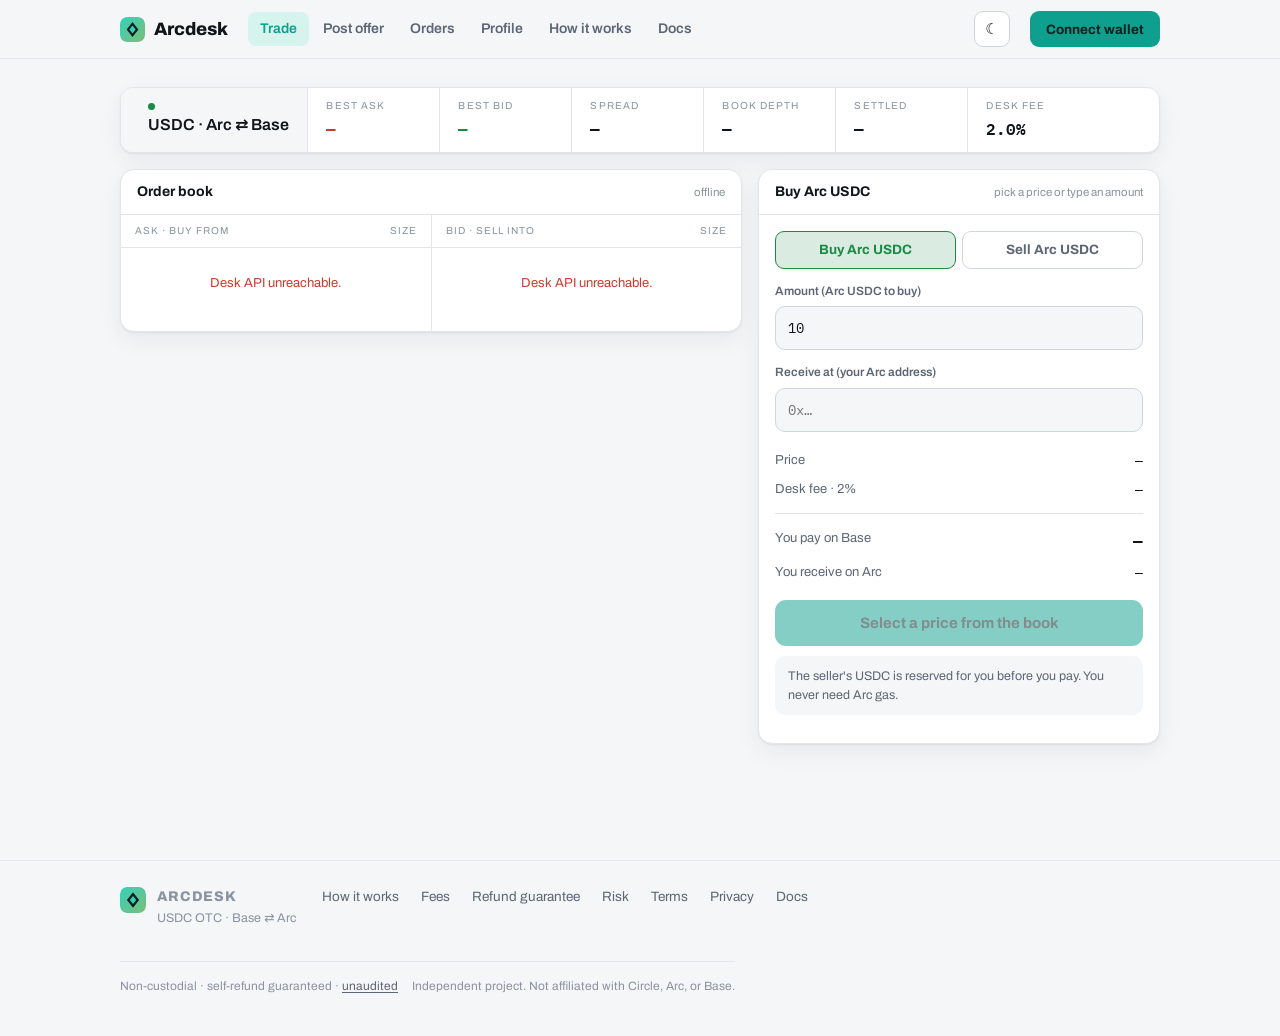
<file: web/index.html>
<!DOCTYPE html>
<html lang="en">
<head>
<meta charset="utf-8">
<meta name="viewport" content="width=device-width, initial-scale=1">
<title>Arcdesk</title>
<meta name="description" content="Two-sided desk for moving USDC in and out of Arc. Maker-priced premiums, hashlock-escrowed settlement, self-refund guaranteed.">
<link rel="canonical" href="https://arcdesk.exchange/">
<meta property="og:type" content="website">
<meta property="og:site_name" content="Arcdesk">
<meta property="og:title" content="Arcdesk — USDC OTC between Base and the Arc Network">
<meta property="og:description" content="Two-sided desk for moving USDC in and out of Arc. Maker-priced premiums, hashlock-escrowed settlement, self-refund guaranteed.">
<meta property="og:url" content="https://arcdesk.exchange/">
<meta property="og:image" content="https://arcdesk.exchange/og.png">
<meta property="og:image:width" content="1200">
<meta property="og:image:height" content="630">
<meta property="og:image:alt" content="Arcdesk order book: asks and bids for USDC between Base and Arc">
<meta name="twitter:card" content="summary_large_image">
<meta name="twitter:title" content="Arcdesk — USDC OTC between Base and the Arc Network">
<meta name="twitter:description" content="Two-sided desk for moving USDC in and out of Arc. Maker-priced premiums, hashlock-escrowed settlement, self-refund guaranteed.">
<meta name="twitter:image" content="https://arcdesk.exchange/og.png">
<meta name="theme-color" content="#0d1117">
<link rel="icon" type="image/svg+xml" href="favicon.svg">
<link rel="preconnect" href="https://fonts.googleapis.com">
<link rel="preconnect" href="https://fonts.gstatic.com" crossorigin>
<link rel="stylesheet" href="https://fonts.googleapis.com/css2?family=Archivo:wght@500;600;700;800&family=IBM+Plex+Mono:wght@400;500;600&display=swap">
<link rel="stylesheet" href="style.css">
</head>
<body>
<header><div class="wrap bar">
  <a class="brand" href="index.html"><svg class="spark" viewBox="0 0 64 64" aria-hidden="true"><defs><linearGradient id="am" x1="0" y1="0" x2="1" y2="1"><stop offset="0" stop-color="#35d0ba"/><stop offset="1" stop-color="#7fbe7a"/></linearGradient></defs><rect width="64" height="64" rx="16" fill="url(#am)"/><path d="M32 13 L47 32 L32 51 L17 32 Z" fill="#05201d"/><path d="M32 22 L40 32 L32 42 L24 32 Z" fill="#35d0ba"/></svg> Arcdesk</a>
  <nav class="menu">
    <a href="index.html" data-page="trade">Trade</a>
    <a href="post.html" data-page="post">Post offer</a>
    <a href="orders.html" data-page="orders">Orders</a>
    <a href="profile.html" data-page="profile">Profile</a>
    <a href="how.html" data-page="how">How it works</a>
    <a href="docs.html" data-page="docs">Docs</a>
  </nav>
  <div class="grow"></div>
  <button class="themebtn" id="themebtn" aria-label="Toggle theme">☾</button>
  <button class="connect" id="connect">Connect wallet</button>
</div></header>
<main><div class="wrap">

<div class="strip">
  <div class="cell pair"><span></span><b><span class="dot"></span> USDC · Arc &#8644; Base</b></div>
  <div class="cell ask"><span>Best ask</span><b class="mono" id="s-ask">—</b></div>
  <div class="cell bid"><span>Best bid</span><b class="mono" id="s-bid">—</b></div>
  <div class="cell"><span>Spread</span><b class="mono" id="s-spread">—</b></div>
  <div class="cell"><span>Book depth</span><b class="mono" id="s-depth">—</b></div>
  <div class="cell"><span>Settled</span><b class="mono" id="s-trades">—</b></div>
  <div class="cell"><span>Desk fee</span><b class="mono">2.0%</b></div>
</div>

<div class="exchange">
  <div class="panel">
    <div class="ph"><b>Order book</b><span id="bookmeta">price per 1 Arc USDC, fee included</span></div>
    <div class="bookcols">
      <div class="bookcol asks">
        <div class="colhead"><div>Ask · buy from</div><div class="r">Size</div></div>
        <div id="asks"><p class="emptybook">loading…</p></div>
      </div>
      <div class="bookcol bids">
        <div class="colhead"><div>Bid · sell into</div><div class="r">Size</div></div>
        <div id="bids"><p class="emptybook">loading…</p></div>
      </div>
    </div>
  </div>

  <div class="panel">
    <div class="ph"><b id="tk-title">Trade</b><span id="tk-hint">pick a price or type an amount</span></div>
    <div class="ticket">
      <div class="tside">
        <button data-side="ask" aria-pressed="true">Buy Arc USDC</button>
        <button data-side="bid" aria-pressed="false">Sell Arc USDC</button>
      </div>
      <div class="field">
        <label for="bf-amt" id="bf-amtlabel">Amount (Arc USDC)</label>
        <input class="input mono" id="bf-amt" inputmode="decimal" value="10">
      </div>
      <div class="field">
        <label for="bf-recv" id="bf-recvlabel">Receive at (your Arc address)</label>
        <input class="input mono" id="bf-recv" placeholder="0x…">
      </div>
      <div class="tline"><span id="tk-pricelabel">Price</span><b class="mono" id="tk-price">—</b></div>
      <div class="tline"><span>Desk fee · 2%</span><b class="mono" id="tk-fee">—</b></div>
      <div class="tsep"></div>
      <div class="tline big"><span id="tk-totlabel">You pay</span><b class="mono" id="tk-total">—</b></div>
      <div class="tline"><span id="tk-getlabel">You receive</span><b class="mono" id="tk-get">—</b></div>
      <ul class="steps" id="bf-steps" style="display:none;margin:12px 0 0"></ul>
      <button class="cta" id="bf-go" style="margin-top:14px" disabled>Select a price</button>
      <p class="note" style="margin-top:10px;font-size:12.5px" id="tk-note"></p>
    </div>
  </div>
</div>
</div></main>

<script src="app.js"></script>
<script>
initNav("trade");

let offers = [], bids = [], chosen = null, side = "ask";

// Everything is quoted as price per 1 Arc USDC with the desk fee included, so the two sides
// of the book compare directly even though they settle on opposite chains.
const askPrice = (o) => (1 + o.premiumBps / 10000) * 1.02;
const bidPrice = (b) => (1 + b.premiumBps / 10000);
const usd = (n) => "$" + n.toFixed(3);

async function load() {
  try {
    const [o, b, st] = await Promise.all([api("/offers"), api("/bids"), api("/stats")]);
    offers = o.offers; bids = b.bids;
    $("#s-trades").textContent = st.trades;
    render();
  } catch (e) {
    $("#asks").innerHTML = $("#bids").innerHTML =
      '<p class="emptybook" style="color:var(--crit)">Desk API unreachable.</p>';
    $("#bookmeta").textContent = "offline";
  }
}

function render() {
  const asks = offers.slice().sort((a, z) => askPrice(a) - askPrice(z));
  const bds  = bids.slice().sort((a, z) => bidPrice(z) - bidPrice(a));
  const maxA = Math.max(1, ...asks.map((o) => Number(o.remaining)));
  const maxB = Math.max(1, ...bds.map((b) => Number(b.remaining)));

  $("#asks").innerHTML = asks.length ? asks.map((o) =>
    `<div class="lvl" data-ask="${o.offerId}">
       <div class="depth" style="width:${(Number(o.remaining) / maxA * 100).toFixed(1)}%"></div>
       <div class="p">${usd(askPrice(o))}</div><div class="s">${fmt6(o.remaining)}</div></div>`).join("")
    : '<p class="emptybook"><b>No asks</b>Nobody is selling Arc USDC yet.</p>';

  $("#bids").innerHTML = bds.length ? bds.map((b) =>
    `<div class="lvl" data-bid="${b.offerId}">
       <div class="depth" style="width:${(Number(b.remaining) / maxB * 100).toFixed(1)}%"></div>
       <div class="p">${usd(bidPrice(b))}</div><div class="s">${fmt6(b.remaining)}</div></div>`).join("")
    : '<p class="emptybook"><b>No bids</b>Nobody is buying Arc USDC yet.</p>';

  const bestAsk = asks.length ? askPrice(asks[0]) : null;
  const bestBid = bds.length ? bidPrice(bds[0]) : null;
  $("#s-ask").textContent = bestAsk ? usd(bestAsk) : "—";
  $("#s-bid").textContent = bestBid ? usd(bestBid) : "—";
  $("#s-spread").textContent = bestAsk && bestBid ? ((bestAsk - bestBid) * 100).toFixed(1) + "¢" : "—";
  const depth = offers.reduce((s, o) => s + Number(o.remaining), 0) + bids.reduce((s, b) => s + Number(b.remaining), 0);
  $("#s-depth").textContent = depth ? fmt6(String(Math.round(depth))) : "—";

  $$("[data-ask]").forEach((el) => el.addEventListener("click", () => pick("ask", offers.find((o) => o.offerId === el.dataset.ask))));
  $$("[data-bid]").forEach((el) => el.addEventListener("click", () => pick("bid", bids.find((b) => b.offerId === el.dataset.bid))));
  if (chosen) {
    const still = (side === "ask" ? offers : bids).find((x) => x.offerId === chosen.offerId);
    chosen = still || null;
    if (!chosen) quote();
  }
  markSelected();
}

function markSelected() {
  $$(".lvl").forEach((el) => el.classList.toggle("sel",
    chosen && (el.dataset.ask === chosen.offerId || el.dataset.bid === chosen.offerId)));
}

function setSide(s) {
  side = s;
  $$(".tside button").forEach((b) => b.setAttribute("aria-pressed", String(b.dataset.side === s)));
  const buying = s === "ask";
  $("#tk-title").textContent = buying ? "Buy Arc USDC" : "Sell Arc USDC";
  $("#bf-amtlabel").textContent = buying ? "Amount (Arc USDC to buy)" : "Amount (Arc USDC to sell)";
  $("#bf-recvlabel").textContent = buying ? "Receive at (your Arc address)" : "Receive Base USDC at";
  $("#tk-totlabel").textContent = buying ? "You pay on Base" : "You send on Arc";
  $("#tk-getlabel").textContent = buying ? "You receive on Arc" : "You receive on Base";
  $("#tk-note").textContent = buying
    ? "The seller's USDC is reserved for you before you pay. You never need Arc gas."
    : "The buyer's USDC is reserved for you before you send anything. You never need Base gas.";
  markSelected();
  quote();
}
// Switching sides by hand clears the picked level; clicking a level switches side and keeps it.
$$(".tside button").forEach((b) => b.addEventListener("click", () => {
  chosen = null;
  setSide(b.dataset.side);
}));

function pick(s, o) {
  if (!o) return;
  chosen = o;
  setSide(s);
  if (wallet.addr && !$("#bf-recv").value) $("#bf-recv").value = wallet.addr;
}

function quote() {
  const amt = Math.round((parseFloat($("#bf-amt").value) || 0) * 1e6);
  const go = $("#bf-go");
  if (!chosen) {
    $("#tk-price").textContent = $("#tk-fee").textContent = $("#tk-total").textContent = $("#tk-get").textContent = "—";
    go.disabled = true; go.textContent = "Select a price from the book";
    return;
  }
  const price = side === "ask" ? askPrice(chosen) : bidPrice(chosen);
  $("#tk-price").textContent = usd(price);
  if (side === "ask") {
    const proceeds = Math.floor(amt * (10000 + chosen.premiumBps) / 10000);
    const fee = Math.floor(proceeds * 200 / 10000);
    $("#tk-fee").textContent = fmt6(String(fee));
    $("#tk-total").textContent = fmt6(String(proceeds + fee)) + " USDC";
    $("#tk-get").textContent = fmt6(String(amt)) + " USDC";
    go.textContent = "Buy " + fmt6(String(amt)) + " Arc USDC";
  } else {
    const payout = Math.floor(amt * (10000 + chosen.premiumBps) / 10000);
    const fee = Math.floor(payout * 200 / 10000);
    $("#tk-fee").textContent = fmt6(String(fee));
    $("#tk-total").textContent = fmt6(String(amt)) + " USDC";
    $("#tk-get").textContent = fmt6(String(payout - fee)) + " USDC";
    go.textContent = "Sell " + fmt6(String(amt)) + " Arc USDC";
  }
  go.disabled = amt <= 0;
}
$("#bf-amt").addEventListener("input", quote);

const ASK_STEPS = [
  ["Reserved for you", "the seller's USDC is set aside before you pay"],
  ["Approve USDC", "wallet transaction 1 of 2, on Base"],
  ["Payment locked", "wallet transaction 2 of 2, escrowed under a hashlock"],
  ["Delivered on Arc", "the desk submits it — you spend no Arc gas"],
];
const BID_STEPS = [
  ["Reserved for you", "the buyer's USDC is set aside before you send anything"],
  ["Approve USDC", "wallet transaction 1 of 2, on Arc"],
  ["Arc USDC locked", "wallet transaction 2 of 2, escrowed under a hashlock"],
  ["Paid on Base", "the desk releases the Base USDC to your address"],
];
function drawSteps(state) {
  const steps = side === "ask" ? ASK_STEPS : BID_STEPS;
  const ul = $("#bf-steps");
  ul.style.display = "block";
  ul.innerHTML = steps.map((s, i) =>
    `<li class="${i < state ? "done" : i === state ? "active" : ""}"><span class="k">${i < state ? "&#10003;" : i + 1}</span>
     <div class="tx"><b>${s[0]}</b><span>${s[1]}</span></div></li>`).join("");
}

$("#bf-go").addEventListener("click", async () => {
  try {
    if (!chosen) return;
    if (!wallet.addr) await wallet.connect();
    const recv = $("#bf-recv").value.trim();
    if (!/^0x[0-9a-fA-F]{40}$/.test(recv)) return toast("Enter a valid receive address.", "err");
    const amt = Math.round((parseFloat($("#bf-amt").value) || 0) * 1e6);
    if (amt <= 0) return toast("Enter an amount.", "err");
    $("#bf-go").disabled = true;
    drawSteps(0);

    const isAsk = side === "ask";
    const ord = isAsk
      ? await api("/orders", { method: "POST", body: JSON.stringify({
          offerId: chosen.offerId, amount6: String(amt), takerSource: wallet.addr, recipientArc: recv }) })
      : await api("/fills", { method: "POST", body: JSON.stringify({
          offerId: chosen.offerId, amount6: String(amt), sellerArc: wallet.addr, recipientSource: recv }) });
    drawSteps(1);

    const chain = isAsk ? "source" : "arc";
    const total = BigInt(ord.lockPayment.proceeds) + BigInt(ord.lockPayment.fee);
    await wallet.waitTx(await wallet.send(ord.usdc, dataApprove(ord.escrow, total), chain), chain);
    drawSteps(2);
    await wallet.waitTx(await wallet.send(ord.escrow, dataLockPayment(ord.lockPayment), chain), chain);
    drawSteps(3);
    toast(isAsk ? "Payment locked. Delivering on Arc…" : "Arc USDC locked. Releasing your Base USDC…");

    for (let i = 0; i < 60; i++) {
      const st = (await api("/orders/" + ord.orderId)).status;
      if (st === "delivered") { drawSteps(4); toast("Settled. Check your wallet."); break; }
      if (st === "refunded") { toast("Order refunded.", "err"); break; }
      await new Promise((r) => setTimeout(r, 4000));
    }
    location.href = "orders.html";
  } catch (e) {
    toast(e.message, "err");
  } finally { quote(); }
});

setSide("ask");
load();
setInterval(load, 12000);
</script>
<footer class="sitefoot"><div class="wrap">
  <div class="inner">
    <div class="brandcol">
      <svg class="spark" viewBox="0 0 64 64" aria-hidden="true"><defs><linearGradient id="am" x1="0" y1="0" x2="1" y2="1"><stop offset="0" stop-color="#35d0ba"/><stop offset="1" stop-color="#7fbe7a"/></linearGradient></defs><rect width="64" height="64" rx="16" fill="url(#am)"/><path d="M32 13 L47 32 L32 51 L17 32 Z" fill="#05201d"/><path d="M32 22 L40 32 L32 42 L24 32 Z" fill="#35d0ba"/></svg>
      <div><div class="bname">Arcdesk</div><div class="btag">USDC OTC &middot; Base &#8644; Arc</div></div>
    </div>
    <nav>
      <a href="how.html">How it works</a>
      <a href="fees.html">Fees</a>
      <a href="refunds.html">Refund guarantee</a>
      <a href="risk.html">Risk</a>
      <a href="terms.html">Terms</a>
      <a href="privacy.html">Privacy</a>
      <a href="docs.html">Docs</a>
    </nav>
  </div>
  <div class="fine">
    <span>Non-custodial &middot; self-refund guaranteed &middot; <a href="risk.html">unaudited</a></span>
    <span>Independent project. Not affiliated with Circle, Arc, or Base.</span>
  </div>
</div></footer>
</body>
</html>
</file>
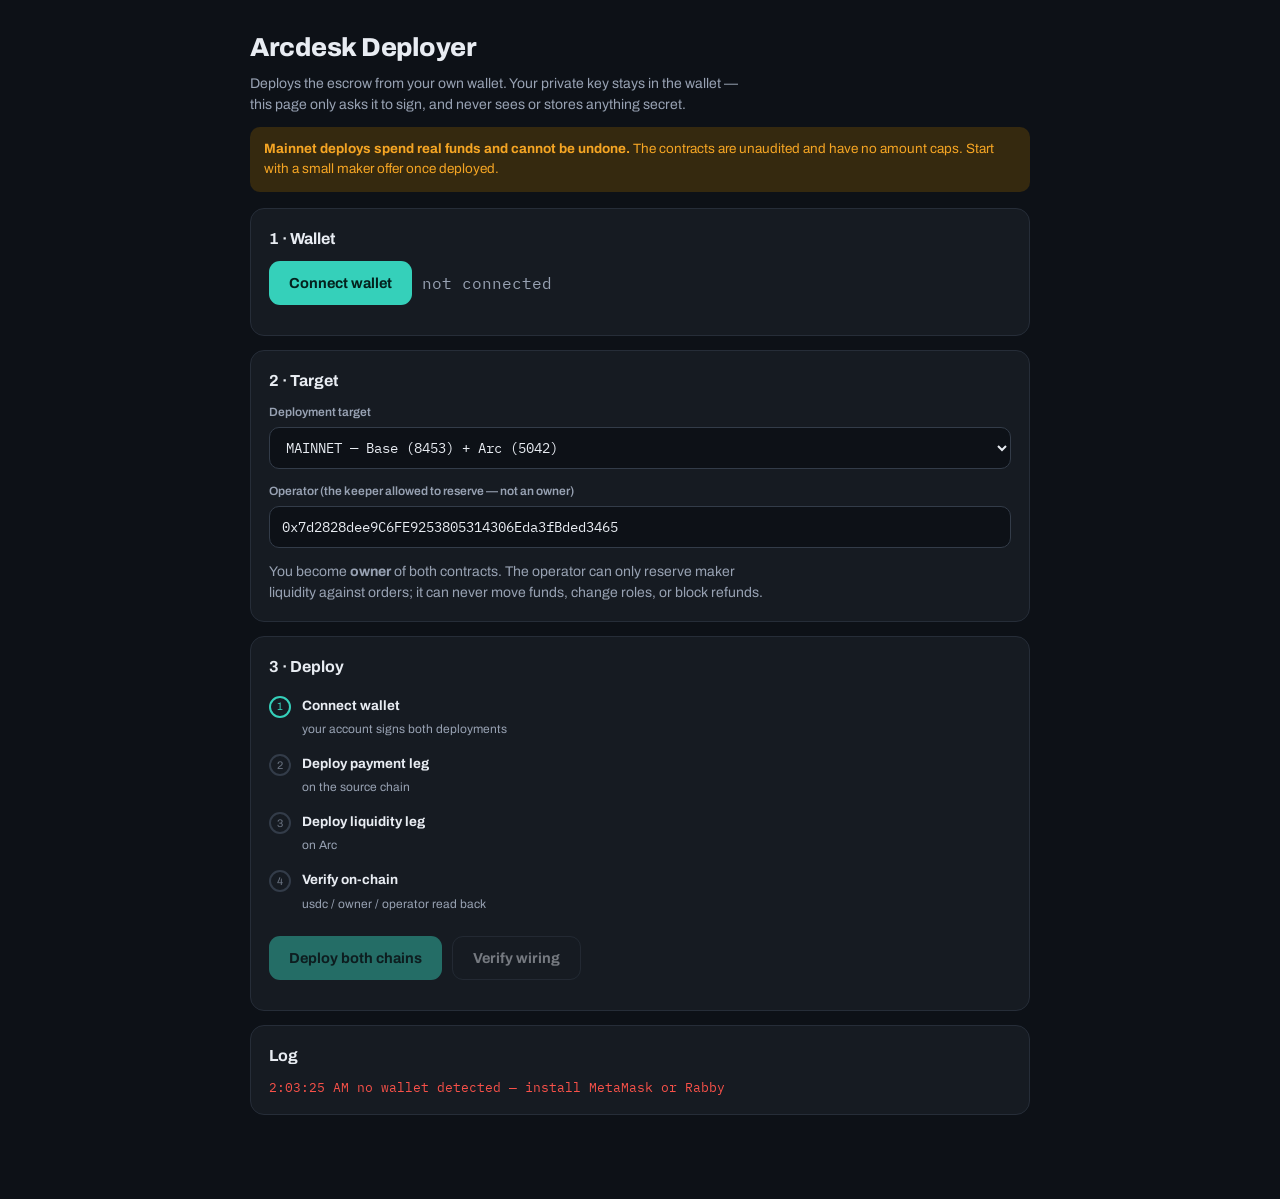
<file: tools/deploy.html>
<!DOCTYPE html>
<html lang="en">
<head>
<meta charset="utf-8">
<meta name="viewport" content="width=device-width, initial-scale=1">
<title>Arcdesk Deployer</title>
<link rel="icon" type="image/svg+xml" href="../web/favicon.svg">
<link rel="preconnect" href="https://fonts.googleapis.com">
<link rel="preconnect" href="https://fonts.gstatic.com" crossorigin>
<link rel="stylesheet" href="https://fonts.googleapis.com/css2?family=Archivo:wght@500;600;700;800&family=IBM+Plex+Mono:wght@400;500;600&display=swap">
<style>
  :root {
    --ground:#0d1117; --surface:#161b22; --line:#262d38; --line-strong:#333c49;
    --ink:#e8ecf2; --muted:#98a2b3; --faint:#6b7482;
    --teal:#35d0ba; --teal-soft:#12312e; --amber:#f5a524; --amber-soft:#35290f;
    --good:#3fb950; --crit:#f85149; --crit-soft:#3a1a18;
    color-scheme: dark;
  }
  *{box-sizing:border-box}
  body{margin:0;background:var(--ground);color:var(--ink);font-family:Archivo,system-ui,sans-serif;line-height:1.5}
  .mono{font-family:"IBM Plex Mono",ui-monospace,monospace;font-variant-numeric:tabular-nums}
  .wrap{max-width:820px;margin:0 auto;padding:28px 20px 70px}
  h1{font-size:26px;font-weight:800;margin:0 0 6px;letter-spacing:-.01em}
  h2{font-size:16px;margin:0 0 10px}
  p{margin:0 0 12px}
  .sub{color:var(--muted);font-size:14px;max-width:62ch}
  .card{background:var(--surface);border:1px solid var(--line);border-radius:14px;padding:18px;margin-bottom:14px}
  .warn{background:var(--amber-soft);color:var(--amber);border-radius:10px;padding:12px 14px;font-size:13.5px;margin-bottom:16px}
  .err{background:var(--crit-soft);color:var(--crit);border-radius:10px;padding:11px 13px;font-size:13px}
  .okbox{background:color-mix(in srgb,var(--good) 14%,transparent);color:var(--good);border-radius:10px;padding:11px 13px;font-size:13px}
  button{font-family:inherit;cursor:pointer}
  .btn{height:44px;padding:0 20px;border-radius:11px;border:0;background:var(--teal);color:#04211d;font-weight:700;font-size:14.5px}
  .btn:disabled{opacity:.45;cursor:default}
  .btn.ghost{background:none;border:1px solid var(--line-strong);color:var(--ink)}
  .row{display:flex;gap:10px;align-items:center;flex-wrap:wrap}
  .kv{display:flex;justify-content:space-between;gap:14px;padding:6px 0;border-bottom:1px solid var(--line);font-size:13.5px}
  .kv:last-child{border-bottom:0}
  .kv span{color:var(--muted)}
  .kv b{font-weight:600;word-break:break-all;text-align:right}
  select,input{height:42px;padding:0 12px;border-radius:10px;border:1px solid var(--line-strong);background:var(--ground);color:var(--ink);font-family:"IBM Plex Mono",monospace;font-size:13.5px;width:100%}
  label{display:block;font-size:12px;font-weight:600;color:var(--muted);margin:0 0 6px}
  .field{margin-bottom:13px}
  .badge{font-size:11px;font-weight:700;padding:3px 9px;border-radius:999px;background:var(--teal-soft);color:var(--teal)}
  .badge.live{background:var(--crit-soft);color:var(--crit)}
  pre{background:var(--ground);border:1px solid var(--line);border-radius:10px;padding:12px 14px;overflow-x:auto;font-size:12.5px;font-family:"IBM Plex Mono",monospace;margin:0}
  .log{max-height:260px;overflow-y:auto;font-size:12.5px}
  .step{display:flex;gap:11px;padding:7px 0;align-items:flex-start}
  .step .k{width:22px;height:22px;border-radius:50%;border:2px solid var(--line-strong);flex:none;display:grid;place-items:center;font-size:11px;color:var(--faint)}
  .step.done .k{border-color:var(--good);background:var(--good);color:#04211d}
  .step.active .k{border-color:var(--teal);color:var(--teal)}
  .step b{display:block;font-size:13.5px}
  .step span{color:var(--muted);font-size:12px}
</style>
</head>
<body>
<div class="wrap">
  <h1>Arcdesk Deployer</h1>
  <p class="sub">Deploys the escrow from your own wallet. Your private key stays in the wallet —
  this page only asks it to sign, and never sees or stores anything secret.</p>

  <div class="warn" id="netwarn">
    <b>Mainnet deploys spend real funds and cannot be undone.</b> The contracts are unaudited and
    have no amount caps. Start with a small maker offer once deployed.
  </div>

  <div class="card">
    <h2>1 · Wallet</h2>
    <div class="row">
      <button class="btn" id="connect">Connect wallet</button>
      <span class="mono" id="acct" style="color:var(--muted)">not connected</span>
    </div>
    <div id="balances" style="margin-top:12px"></div>
  </div>

  <div class="card">
    <h2>2 · Target</h2>
    <div class="field">
      <label for="net">Deployment target</label>
      <select id="net">
        <option value="mainnet">MAINNET — Base (8453) + Arc (5042)</option>
        <option value="testnet">Testnet — Base Sepolia (84532) + Arc testnet (5042002)</option>
      </select>
    </div>
    <div class="field">
      <label for="operator">Operator (the keeper allowed to reserve — not an owner)</label>
      <input id="operator" class="mono" value="0x7d2828dee9C6FE9253805314306Eda3fBded3465">
    </div>
    <p class="sub" style="margin:0">You become <b>owner</b> of both contracts. The operator can only
    reserve maker liquidity against orders; it can never move funds, change roles, or block refunds.</p>
  </div>

  <div class="card">
    <h2>3 · Deploy</h2>
    <div id="steps"></div>
    <div class="row" style="margin-top:14px">
      <button class="btn" id="go" disabled>Deploy both chains</button>
      <button class="btn ghost" id="verify" disabled>Verify wiring</button>
    </div>
    <div id="status" style="margin-top:12px"></div>
  </div>

  <div class="card" id="resultcard" style="display:none">
    <h2>4 · Result</h2>
    <div id="result"></div>
    <p class="sub" style="margin:12px 0 6px">Paste this into <span class="mono">~/arcdesk/.env</span>
    (or hand the two addresses to Claude to wire up the backend and site):</p>
    <pre id="envout"></pre>
  </div>

  <div class="card">
    <h2>Log</h2>
    <div class="log mono" id="log" style="color:var(--muted)">waiting…</div>
  </div>
</div>

<script src="bytecode.js"></script>
<script>
"use strict";

const NETS = {
  mainnet: {
    source: { key:"source", label:"Base", chainId:"0x2105", rpc:"https://mainnet.base.org",
              usdc:"0x833589fCD6eDb6E08f4c7C32D4f71b54bdA02913", explorer:"https://basescan.org",
              nativeCurrency:{name:"Ether",symbol:"ETH",decimals:18} },
    arc:    { key:"arc", label:"Arc", chainId:"0x13b2", rpc:"https://rpc.arc-scan.org",
              usdc:"0x3600000000000000000000000000000000000000", explorer:"https://arcscan.app",
              nativeCurrency:{name:"USD Coin",symbol:"USDC",decimals:18} },
    live: true,
  },
  testnet: {
    source: { key:"source", label:"Base Sepolia", chainId:"0x14a34", rpc:"https://sepolia.base.org",
              usdc:"0x036CbD53842c5426634e7929541eC2318f3dCF7e", explorer:"https://sepolia.basescan.org",
              nativeCurrency:{name:"Ether",symbol:"ETH",decimals:18} },
    arc:    { key:"arc", label:"Arc testnet", chainId:"0x4cef52", rpc:"https://rpc.testnet.arc.network",
              usdc:"0x3600000000000000000000000000000000000000", explorer:"https://testnet.arcscan.app",
              nativeCurrency:{name:"USD Coin",symbol:"USDC",decimals:18} },
    live: false,
  },
};
const SEL = { owner:"0x8da5cb5b", operator:"0x570ca735", usdc:"0x3e413bee", balanceOf:"0x70a08231" };

const $ = (q) => document.querySelector(q);
const pad = (h) => h.replace(/^0x/,"").toLowerCase().padStart(64,"0");
const short = (a) => a.slice(0,6)+"…"+a.slice(-4);
let account = null, deployed = { source:null, arc:null };

function log(msg, kind) {
  const el = $("#log");
  if (el.textContent === "waiting…") el.textContent = "";
  const line = document.createElement("div");
  line.textContent = new Date().toLocaleTimeString() + "  " + msg;
  if (kind === "err") line.style.color = "var(--crit)";
  if (kind === "ok") line.style.color = "var(--good)";
  el.appendChild(line);
  el.scrollTop = el.scrollHeight;
}
function status(html, cls) { $("#status").innerHTML = html ? `<div class="${cls||'okbox'}">${html}</div>` : ""; }

const STEPS = [
  ["Connect wallet", "your account signs both deployments"],
  ["Deploy payment leg", "on the source chain"],
  ["Deploy liquidity leg", "on Arc"],
  ["Verify on-chain", "usdc / owner / operator read back"],
];
function drawSteps(n) {
  $("#steps").innerHTML = STEPS.map((s,i)=>
    `<div class="step ${i<n?"done":i===n?"active":""}"><span class="k">${i<n?"✓":i+1}</span>
     <div><b>${s[0]}</b><span>${s[1]}</span></div></div>`).join("");
}
drawSteps(0);

async function rpcCall(url, method, params) {
  const r = await fetch(url, { method:"POST", headers:{"content-type":"application/json"},
    body: JSON.stringify({jsonrpc:"2.0",id:1,method,params}) });
  const j = await r.json();
  if (j.error) throw new Error(j.error.message);
  return j.result;
}

async function ensureChain(net) {
  const cur = await ethereum.request({ method:"eth_chainId" });
  if (cur === net.chainId) return;
  log(`switching wallet to ${net.label}…`);
  try {
    await ethereum.request({ method:"wallet_switchEthereumChain", params:[{chainId:net.chainId}] });
  } catch (e) {
    if (e.code === 4902 || /unrecognized|not been added/i.test(e.message||"")) {
      log(`${net.label} not in wallet, adding it…`);
      await ethereum.request({ method:"wallet_addEthereumChain", params:[{
        chainId: net.chainId, chainName: net.label, rpcUrls:[net.rpc],
        nativeCurrency: net.nativeCurrency, blockExplorerUrls:[net.explorer],
      }]});
      await ethereum.request({ method:"wallet_switchEthereumChain", params:[{chainId:net.chainId}] });
    } else throw e;
  }
}

async function refreshBalances() {
  if (!account) return;
  const cfg = NETS[$("#net").value];
  const rows = [];
  for (const net of [cfg.source, cfg.arc]) {
    try {
      const nativeHex = await rpcCall(net.rpc, "eth_getBalance", [account, "latest"]);
      const native = Number(BigInt(nativeHex)) / 1e18;
      const usdcHex = await rpcCall(net.rpc, "eth_call",
        [{ to: net.usdc, data: SEL.balanceOf + pad(account) }, "latest"]);
      const usdc = Number(BigInt(usdcHex || "0x0")) / 1e6;
      rows.push(`<div class="kv"><span>${net.label}</span><b class="mono">${native.toFixed(6)} ${net.nativeCurrency.symbol} · ${usdc.toFixed(2)} USDC</b></div>`);
    } catch (e) {
      rows.push(`<div class="kv"><span>${net.label}</span><b style="color:var(--crit)">unreachable</b></div>`);
    }
  }
  $("#balances").innerHTML = rows.join("");
}

$("#net").addEventListener("change", () => {
  const cfg = NETS[$("#net").value];
  $("#netwarn").style.display = cfg.live ? "block" : "none";
  deployed = { source:null, arc:null };
  $("#resultcard").style.display = "none";
  drawSteps(account ? 1 : 0);
  refreshBalances();
});

$("#connect").addEventListener("click", async () => {
  if (!window.ethereum) return status("No wallet found. Install MetaMask or Rabby.", "err");
  try {
    const [a] = await ethereum.request({ method:"eth_requestAccounts" });
    account = a;
    $("#acct").textContent = a;
    $("#go").disabled = false;
    drawSteps(1);
    log("connected " + short(a), "ok");
    refreshBalances();
  } catch (e) { status(e.message, "err"); }
});

async function deployOne(net, operator) {
  await ensureChain(net);
  // creation bytecode + abi-encoded constructor(IERC20 usdc, address operator)
  const data = window.ARCDESK_BYTECODE + pad(net.usdc) + pad(operator);
  log(`deploying on ${net.label} (${(data.length/2/1024).toFixed(1)} KB)…`);
  const txHash = await ethereum.request({ method:"eth_sendTransaction",
    params:[{ from: account, data }] });
  log(`tx ${txHash}`);
  status(`Waiting for confirmation on ${net.label}…`);
  for (let i = 0; i < 90; i++) {
    const rec = await rpcCall(net.rpc, "eth_getTransactionReceipt", [txHash]);
    if (rec) {
      if (rec.status !== "0x1") throw new Error(`deploy reverted on ${net.label}`);
      log(`${net.label} → ${rec.contractAddress}`, "ok");
      return rec.contractAddress;
    }
    await new Promise(r => setTimeout(r, 2500));
  }
  throw new Error(`${net.label}: no receipt after 3+ minutes (tx ${txHash})`);
}

$("#go").addEventListener("click", async () => {
  const cfg = NETS[$("#net").value];
  const operator = $("#operator").value.trim();
  if (!/^0x[0-9a-fA-F]{40}$/.test(operator)) return status("Operator address is not valid.", "err");
  if (cfg.live && !confirm("This deploys to MAINNET with real funds and cannot be undone.\n\nContinue?")) return;

  $("#go").disabled = true;
  try {
    drawSteps(1);
    deployed.source = await deployOne(cfg.source, operator);
    drawSteps(2);
    deployed.arc = await deployOne(cfg.arc, operator);
    drawSteps(3);
    await verify();
    drawSteps(4);
    showResult(cfg);
    status("Both contracts deployed and verified.", "okbox");
  } catch (e) {
    log(e.message, "err");
    status(e.message, "err");
  } finally {
    $("#go").disabled = false;
    $("#verify").disabled = !(deployed.source && deployed.arc);
  }
});

async function verify() {
  const cfg = NETS[$("#net").value];
  const pairs = [[cfg.source, deployed.source], [cfg.arc, deployed.arc]];
  for (const [net, addr] of pairs) {
    if (!addr) continue;
    const read = async (sel) => "0x" + (await rpcCall(net.rpc, "eth_call", [{to:addr,data:sel},"latest"])).slice(-40);
    const [u,o,op] = await Promise.all([read(SEL.usdc), read(SEL.owner), read(SEL.operator)]);
    const okUsdc = u.toLowerCase() === net.usdc.toLowerCase();
    const okOwner = o.toLowerCase() === account.toLowerCase();
    const okOper = op.toLowerCase() === $("#operator").value.trim().toLowerCase();
    log(`${net.label} verify — usdc:${okUsdc?"ok":"MISMATCH"} owner:${okOwner?"ok":"MISMATCH"} operator:${okOper?"ok":"MISMATCH"}`,
        (okUsdc&&okOwner&&okOper)?"ok":"err");
    if (!(okUsdc && okOwner && okOper)) throw new Error(`${net.label}: on-chain wiring does not match`);
  }
}
$("#verify").addEventListener("click", () => verify().catch(e => status(e.message,"err")));

function showResult(cfg) {
  $("#resultcard").style.display = "block";
  $("#result").innerHTML =
    `<div class="kv"><span>${cfg.source.label} · payment leg</span><b class="mono">${deployed.source}</b></div>` +
    `<div class="kv"><span>${cfg.arc.label} · liquidity leg</span><b class="mono">${deployed.arc}</b></div>` +
    `<div class="kv"><span>owner (you)</span><b class="mono">${account}</b></div>` +
    `<div class="kv"><span>operator (keeper)</span><b class="mono">${$("#operator").value.trim()}</b></div>`;
  $("#envout").textContent =
`SOURCE_RPC=${cfg.source.rpc}
SOURCE_USDC=${cfg.source.usdc}
SOURCE_ESCROW=${deployed.source}
ARC_RPC=${cfg.arc.rpc}
ARC_USDC=${cfg.arc.usdc}
ARC_ESCROW=${deployed.arc}
TREASURY=${account}
FEE_BPS=200`;
}

if (window.ethereum) {
  ethereum.on?.("accountsChanged", (a) => { account = a[0] || null; $("#acct").textContent = account || "not connected"; refreshBalances(); });
  log("wallet detected");
} else {
  log("no wallet detected — install MetaMask or Rabby", "err");
}
</script>
</body>
</html>
</file>
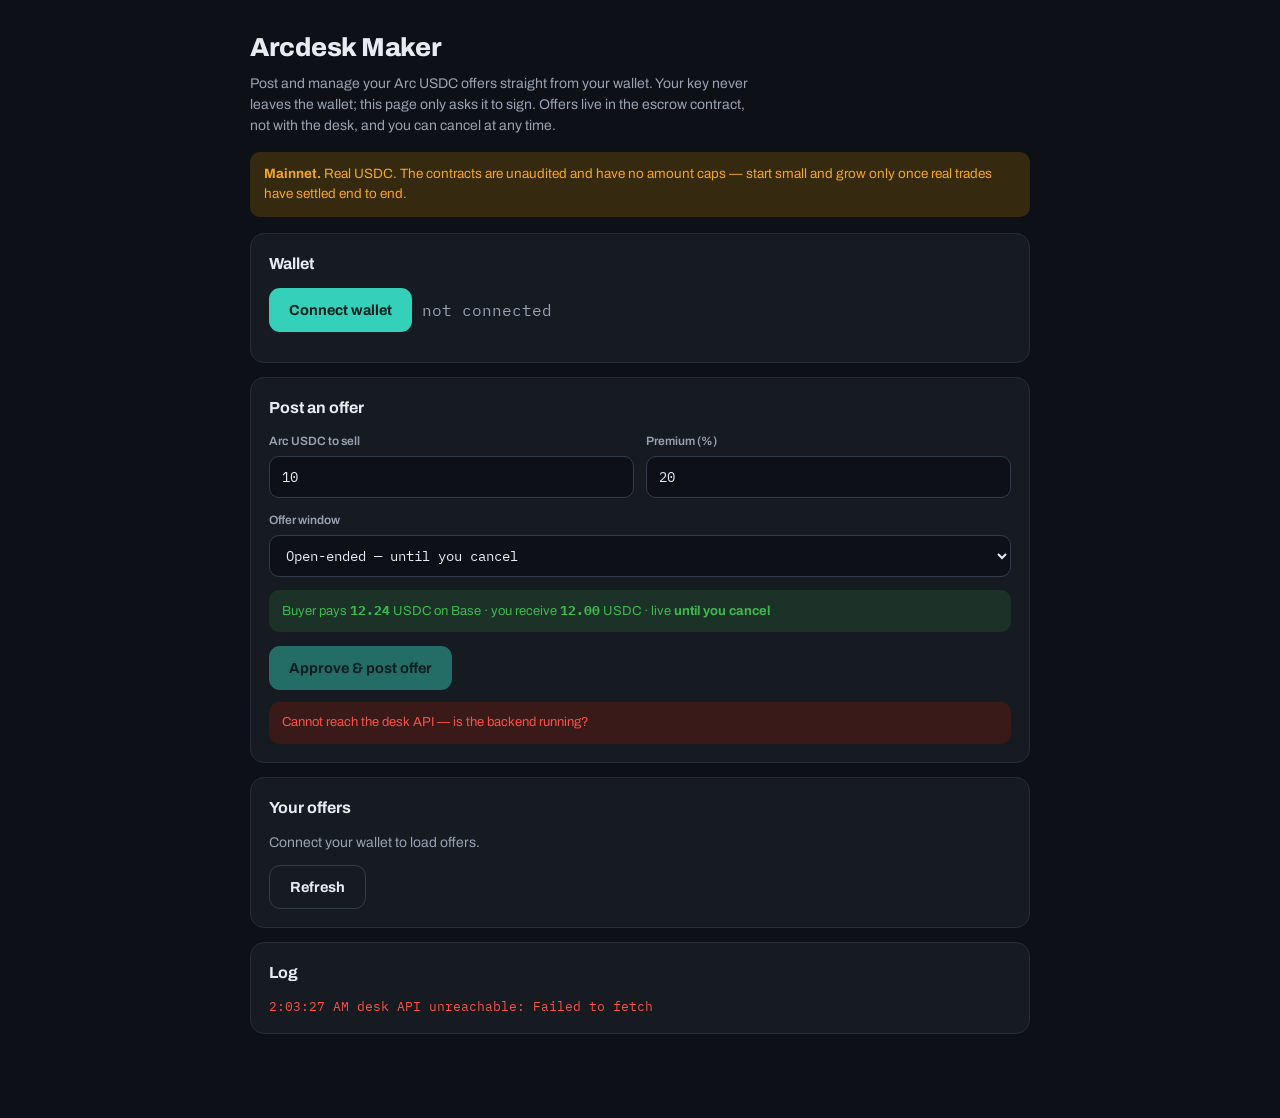
<file: tools/maker.html>
<!DOCTYPE html>
<html lang="en">
<head>
<meta charset="utf-8">
<meta name="viewport" content="width=device-width, initial-scale=1">
<title>Arcdesk Maker</title>
<link rel="icon" type="image/svg+xml" href="../web/favicon.svg">
<link rel="preconnect" href="https://fonts.googleapis.com">
<link rel="preconnect" href="https://fonts.gstatic.com" crossorigin>
<link rel="stylesheet" href="https://fonts.googleapis.com/css2?family=Archivo:wght@500;600;700;800&family=IBM+Plex+Mono:wght@400;500;600&display=swap">
<style>
  :root{--ground:#0d1117;--surface:#161b22;--line:#262d38;--line-strong:#333c49;--ink:#e8ecf2;
        --muted:#98a2b3;--faint:#6b7482;--teal:#35d0ba;--teal-soft:#12312e;--amber:#f5a524;
        --amber-soft:#35290f;--good:#3fb950;--crit:#f85149;--crit-soft:#3a1a18;color-scheme:dark}
  *{box-sizing:border-box}
  body{margin:0;background:var(--ground);color:var(--ink);font-family:Archivo,system-ui,sans-serif;line-height:1.5}
  .mono{font-family:"IBM Plex Mono",ui-monospace,monospace;font-variant-numeric:tabular-nums}
  .wrap{max-width:820px;margin:0 auto;padding:28px 20px 70px}
  h1{font-size:26px;font-weight:800;margin:0 0 6px;letter-spacing:-.01em}
  h2{font-size:16px;margin:0 0 12px}
  .sub{color:var(--muted);font-size:14px;max-width:64ch;margin:0 0 16px}
  .card{background:var(--surface);border:1px solid var(--line);border-radius:14px;padding:18px;margin-bottom:14px}
  .warn{background:var(--amber-soft);color:var(--amber);border-radius:10px;padding:12px 14px;font-size:13.5px;margin-bottom:16px}
  .err{background:var(--crit-soft);color:var(--crit);border-radius:10px;padding:11px 13px;font-size:13px}
  .okbox{background:color-mix(in srgb,var(--good) 14%,transparent);color:var(--good);border-radius:10px;padding:11px 13px;font-size:13px}
  button{font-family:inherit;cursor:pointer}
  .btn{height:44px;padding:0 20px;border-radius:11px;border:0;background:var(--teal);color:#04211d;font-weight:700;font-size:14.5px}
  .btn:disabled{opacity:.45;cursor:default}
  .btn.ghost{background:none;border:1px solid var(--line-strong);color:var(--ink)}
  .btn.danger{background:none;border:1px solid var(--crit);color:var(--crit)}
  .row{display:flex;gap:10px;align-items:center;flex-wrap:wrap}
  .kv{display:flex;justify-content:space-between;gap:14px;padding:6px 0;border-bottom:1px solid var(--line);font-size:13.5px}
  .kv:last-child{border-bottom:0}.kv span{color:var(--muted)}.kv b{font-weight:600;word-break:break-all;text-align:right}
  input,select{height:42px;padding:0 12px;border-radius:10px;border:1px solid var(--line-strong);background:var(--ground);color:var(--ink);font-family:"IBM Plex Mono",monospace;font-size:13.5px;width:100%}
  label{display:block;font-size:12px;font-weight:600;color:var(--muted);margin:0 0 6px}
  .field{margin-bottom:13px}
  .grid{display:grid;grid-template-columns:1fr 1fr;gap:12px}
  @media(max-width:640px){.grid{grid-template-columns:1fr}}
  pre{background:var(--ground);border:1px solid var(--line);border-radius:10px;padding:12px 14px;overflow-x:auto;font-size:12.5px;font-family:"IBM Plex Mono",monospace;margin:0}
  .log{max-height:220px;overflow-y:auto;font-size:12.5px;color:var(--muted)}
  table{width:100%;border-collapse:collapse;font-size:13px}
  th{text-align:left;font-size:10.5px;text-transform:uppercase;letter-spacing:.09em;color:var(--faint);padding:7px 8px;border-bottom:1px solid var(--line)}
  td{padding:9px 8px;border-bottom:1px solid var(--line)}
</style>
</head>
<body>
<div class="wrap">
  <h1>Arcdesk Maker</h1>
  <p class="sub">Post and manage your Arc USDC offers straight from your wallet. Your key never
  leaves the wallet; this page only asks it to sign. Offers live in the escrow contract, not with
  the desk, and you can cancel at any time.</p>

  <div class="warn" id="netwarn">
    <b>Mainnet.</b> Real USDC. The contracts are unaudited and have no amount caps — start small
    and grow only once real trades have settled end to end.
  </div>

  <div class="card">
    <h2>Wallet</h2>
    <div class="row">
      <button class="btn" id="connect">Connect wallet</button>
      <span class="mono" id="acct" style="color:var(--muted)">not connected</span>
    </div>
    <div id="balances" style="margin-top:12px"></div>
  </div>

  <div class="card">
    <h2>Post an offer</h2>
    <div class="grid">
      <div class="field"><label for="amt">Arc USDC to sell</label><input id="amt" value="10"></div>
      <div class="field"><label for="prem">Premium (%)</label><input id="prem" value="20"></div>
    </div>
    <div class="field">
      <label for="ttl">Offer window</label>
      <select id="ttl">
        <option value="0">Open-ended — until you cancel</option>
        <option value="300">5 minutes</option>
        <option value="600">10 minutes</option>
        <option value="1800">30 minutes</option>
        <option value="3600">1 hour</option>
        <option value="86400">24 hours</option>
      </select>
    </div>
    <div class="okbox" id="preview" style="margin-bottom:14px"></div>
    <div class="row">
      <button class="btn" id="post" disabled>Approve &amp; post offer</button>
    </div>
    <div id="status" style="margin-top:12px"></div>
  </div>

  <div class="card">
    <h2>Your offers</h2>
    <div id="offers"><p class="sub" style="margin:0">Connect your wallet to load offers.</p></div>
    <div class="row" style="margin-top:12px"><button class="btn ghost" id="refresh">Refresh</button></div>
  </div>

  <div class="card">
    <h2>Log</h2>
    <div class="log mono" id="log">waiting…</div>
  </div>
</div>

<script>
"use strict";
const CFG = {
  api: "https://api.arcdesk.exchange",
  arc: { chainId:"0x13b2", rpc:"https://rpc.arc-scan.org", label:"Arc",
         usdc:"0x3600000000000000000000000000000000000000",
         nativeCurrency:{name:"USD Coin",symbol:"USDC",decimals:18},
         explorer:"https://arcscan.app" },
  feeBps: 200,
};
// selectors: cast sig
const SEL = {
  approve:"0x095ea7b3", allowance:"0xdd62ed3e", balanceOf:"0x70a08231",
  postOffer:"0x93154f38", cancelOffer:"0xf952279e", offers:"0x474d3ff0",
};
const $ = (q)=>document.querySelector(q);
const pad = (h)=>h.replace(/^0x/,"").toLowerCase().padStart(64,"0");
const padN = (n)=>BigInt(n).toString(16).padStart(64,"0");
const fmt6 = (v)=>(Number(BigInt(v))/1e6).toLocaleString("en-US",{minimumFractionDigits:2,maximumFractionDigits:2});
let account = null;

function log(m,k){const el=$("#log");if(el.textContent==="waiting…")el.textContent="";
  const d=document.createElement("div");d.textContent=new Date().toLocaleTimeString()+"  "+m;
  if(k==="err")d.style.color="var(--crit)";if(k==="ok")d.style.color="var(--good)";
  el.appendChild(d);el.scrollTop=el.scrollHeight;}
function status(h,c){$("#status").innerHTML=h?`<div class="${c||'okbox'}">${h}</div>`:"";}

async function rpc(method,params){
  const r=await fetch(CFG.arc.rpc,{method:"POST",headers:{"content-type":"application/json"},
    body:JSON.stringify({jsonrpc:"2.0",id:1,method,params})});
  const j=await r.json(); if(j.error) throw new Error(j.error.message); return j.result;
}
async function ensureArc(){
  const cur=await ethereum.request({method:"eth_chainId"});
  if(cur===CFG.arc.chainId) return;
  try{ await ethereum.request({method:"wallet_switchEthereumChain",params:[{chainId:CFG.arc.chainId}]}); }
  catch(e){
    if(e.code===4902||/unrecognized|not been added/i.test(e.message||"")){
      await ethereum.request({method:"wallet_addEthereumChain",params:[{
        chainId:CFG.arc.chainId,chainName:CFG.arc.label,rpcUrls:[CFG.arc.rpc],
        nativeCurrency:CFG.arc.nativeCurrency,blockExplorerUrls:[CFG.arc.explorer]}]});
      await ethereum.request({method:"wallet_switchEthereumChain",params:[{chainId:CFG.arc.chainId}]});
    } else throw e;
  }
}
async function waitTx(hash){
  for(let i=0;i<80;i++){
    const r=await rpc("eth_getTransactionReceipt",[hash]);
    if(r){ if(r.status!=="0x1") throw new Error("transaction reverted"); return r; }
    await new Promise(r=>setTimeout(r,2000));
  }
  throw new Error("no receipt after ~3 minutes: "+hash);
}
async function send(to,data){
  await ensureArc();
  return ethereum.request({method:"eth_sendTransaction",params:[{from:account,to,data}]});
}

function preview(){
  const amt=parseFloat($("#amt").value)||0, prem=parseFloat($("#prem").value)||0;
  const proceeds=amt*(1+prem/100), buyer=proceeds*(1+CFG.feeBps/10000);
  const ttl=parseInt($("#ttl").value,10);
  $("#preview").innerHTML=`Buyer pays <b class="mono">${buyer.toFixed(2)}</b> USDC on Base ·
    you receive <b class="mono">${proceeds.toFixed(2)}</b> USDC ·
    live ${ttl===0?"<b>until you cancel</b>":"<b>"+(ttl/60)+" min</b>"}`;
}
["amt","prem","ttl"].forEach(id=>$("#"+id).addEventListener("input",preview));
$("#ttl").addEventListener("change",preview);
preview();

async function refreshBalances(){
  if(!account) return;
  try{
    const native=await rpc("eth_getBalance",[account,"latest"]);
    const usdc=await rpc("eth_call",[{to:CFG.arc.usdc,data:SEL.balanceOf+pad(account)},"latest"]);
    $("#balances").innerHTML=
      `<div class="kv"><span>Arc USDC (spendable + gas)</span><b class="mono">${fmt6(BigInt(usdc||"0x0"))}</b></div>`+
      `<div class="kv"><span>Arc native (same funds, 18dp view)</span><b class="mono">${(Number(BigInt(native))/1e18).toFixed(4)}</b></div>`;
  }catch(e){ $("#balances").innerHTML=`<div class="err">Arc RPC unreachable: ${e.message}</div>`; }
}

async function loadOffers(){
  if(!account) return;
  try{
    const r=await fetch(CFG.api+"/offers"); const {offers}=await r.json();
    const mine=offers.filter(o=>o.maker.toLowerCase()===account.toLowerCase());
    if(!mine.length){ $("#offers").innerHTML='<p class="sub" style="margin:0">No live offers from your wallet yet.</p>'; return; }
    $("#offers").innerHTML='<table><tr><th>Offer</th><th>Remaining</th><th>Premium</th><th>Window</th><th></th></tr>'+
      mine.map(o=>`<tr>
        <td class="mono">${o.offerId.slice(0,10)}…</td>
        <td class="mono">${fmt6(o.remaining)} USDC</td>
        <td class="mono">+${o.premiumBps/100}%</td>
        <td>${o.expiry===0?'<span style="color:var(--teal)">open-ended</span>':new Date(o.expiry*1000).toLocaleString()}</td>
        <td><button class="btn danger" style="height:32px;padding:0 12px;font-size:12.5px" data-cancel="${o.offerId}">Cancel</button></td>
      </tr>`).join("")+'</table>';
    document.querySelectorAll("[data-cancel]").forEach(b=>b.addEventListener("click",()=>cancelOffer(b.dataset.cancel)));
  }catch(e){ $("#offers").innerHTML=`<div class="err">${e.message}</div>`; }
}
$("#refresh").addEventListener("click",loadOffers);

$("#connect").addEventListener("click",async()=>{
  if(!window.ethereum) return status("No wallet found. Install MetaMask or Rabby.","err");
  try{
    const [a]=await ethereum.request({method:"eth_requestAccounts"});
    account=a; $("#acct").textContent=a; $("#post").disabled=false;
    log("connected "+a,"ok"); refreshBalances(); loadOffers();
  }catch(e){ status(e.message,"err"); }
});

$("#post").addEventListener("click",async()=>{
  const amt=parseFloat($("#amt").value)||0, prem=parseFloat($("#prem").value)||0;
  const ttl=parseInt($("#ttl").value,10);
  if(amt<=0) return status("Enter an amount.","err");
  const premBps=Math.round(prem*100);
  if(premBps<0||premBps>65535) return status("Premium must be between 0 and 655.35%.","err");
  const amount6=BigInt(Math.round(amt*1e6));

  $("#post").disabled=true;
  try{
    await ensureArc();
    const bal=BigInt(await rpc("eth_call",[{to:CFG.arc.usdc,data:SEL.balanceOf+pad(account)},"latest"]));
    if(bal<amount6) throw new Error(`Not enough Arc USDC: have ${fmt6(bal)}, need ${fmt6(amount6)}`);

    // unique offer id: keccak-free, just a random 32-byte value the contract has not seen
    const rnd=crypto.getRandomValues(new Uint8Array(32));
    const offerId="0x"+Array.from(rnd).map(b=>b.toString(16).padStart(2,"0")).join("");

    log("approving "+fmt6(amount6)+" USDC…");
    status("Approve the USDC spend in your wallet…");
    const txA=await send(CFG.arc.usdc, SEL.approve+pad(ESCROW)+padN(amount6));
    await waitTx(txA); log("approved","ok");

    const expiry = ttl===0 ? 0n : BigInt(Math.floor(Date.now()/1000)+ttl);
    status("Now confirm the offer in your wallet…");
    log(`posting offer ${fmt6(amount6)} USDC at +${prem}%…`);
    const data = SEL.postOffer + pad(offerId) + padN(amount6) + padN(premBps) + padN(expiry);
    const txP=await send(ESCROW, data);
    const rec=await waitTx(txP);
    log("offer live: "+offerId.slice(0,12)+"… (block "+parseInt(rec.blockNumber,16)+")","ok");
    status(`Offer posted. It appears on the site within ~15 seconds. <a href="${CFG.arc.explorer}/tx/${txP}" target="_blank" rel="noopener">View tx</a>`,"okbox");
    refreshBalances(); setTimeout(loadOffers,15000);
  }catch(e){
    log(e.message,"err"); status(e.message,"err");
  }finally{ $("#post").disabled=false; }
});

async function cancelOffer(offerId){
  if(!confirm("Cancel this offer and withdraw its unreserved liquidity?")) return;
  try{
    log("cancelling "+offerId.slice(0,12)+"…");
    const tx=await send(ESCROW, SEL.cancelOffer+pad(offerId));
    await waitTx(tx);
    log("cancelled, liquidity returned","ok");
    status("Offer cancelled and liquidity returned to your wallet.","okbox");
    refreshBalances(); setTimeout(loadOffers,12000);
  }catch(e){ log(e.message,"err"); status(e.message,"err"); }
}

let ESCROW = null;
(async()=>{
  try{
    const h=await (await fetch(CFG.api+"/health")).json();
    ESCROW=h.arcEscrow; CFG.feeBps=h.feeBps;
    log("desk API ok — Arc escrow "+ESCROW);
    preview();
  }catch(e){ log("desk API unreachable: "+e.message,"err"); status("Cannot reach the desk API — is the backend running?","err"); }
})();
if(window.ethereum) ethereum.on?.("accountsChanged",a=>{account=a[0]||null;$("#acct").textContent=account||"not connected";refreshBalances();loadOffers();});
</script>
</body>
</html>
</file>
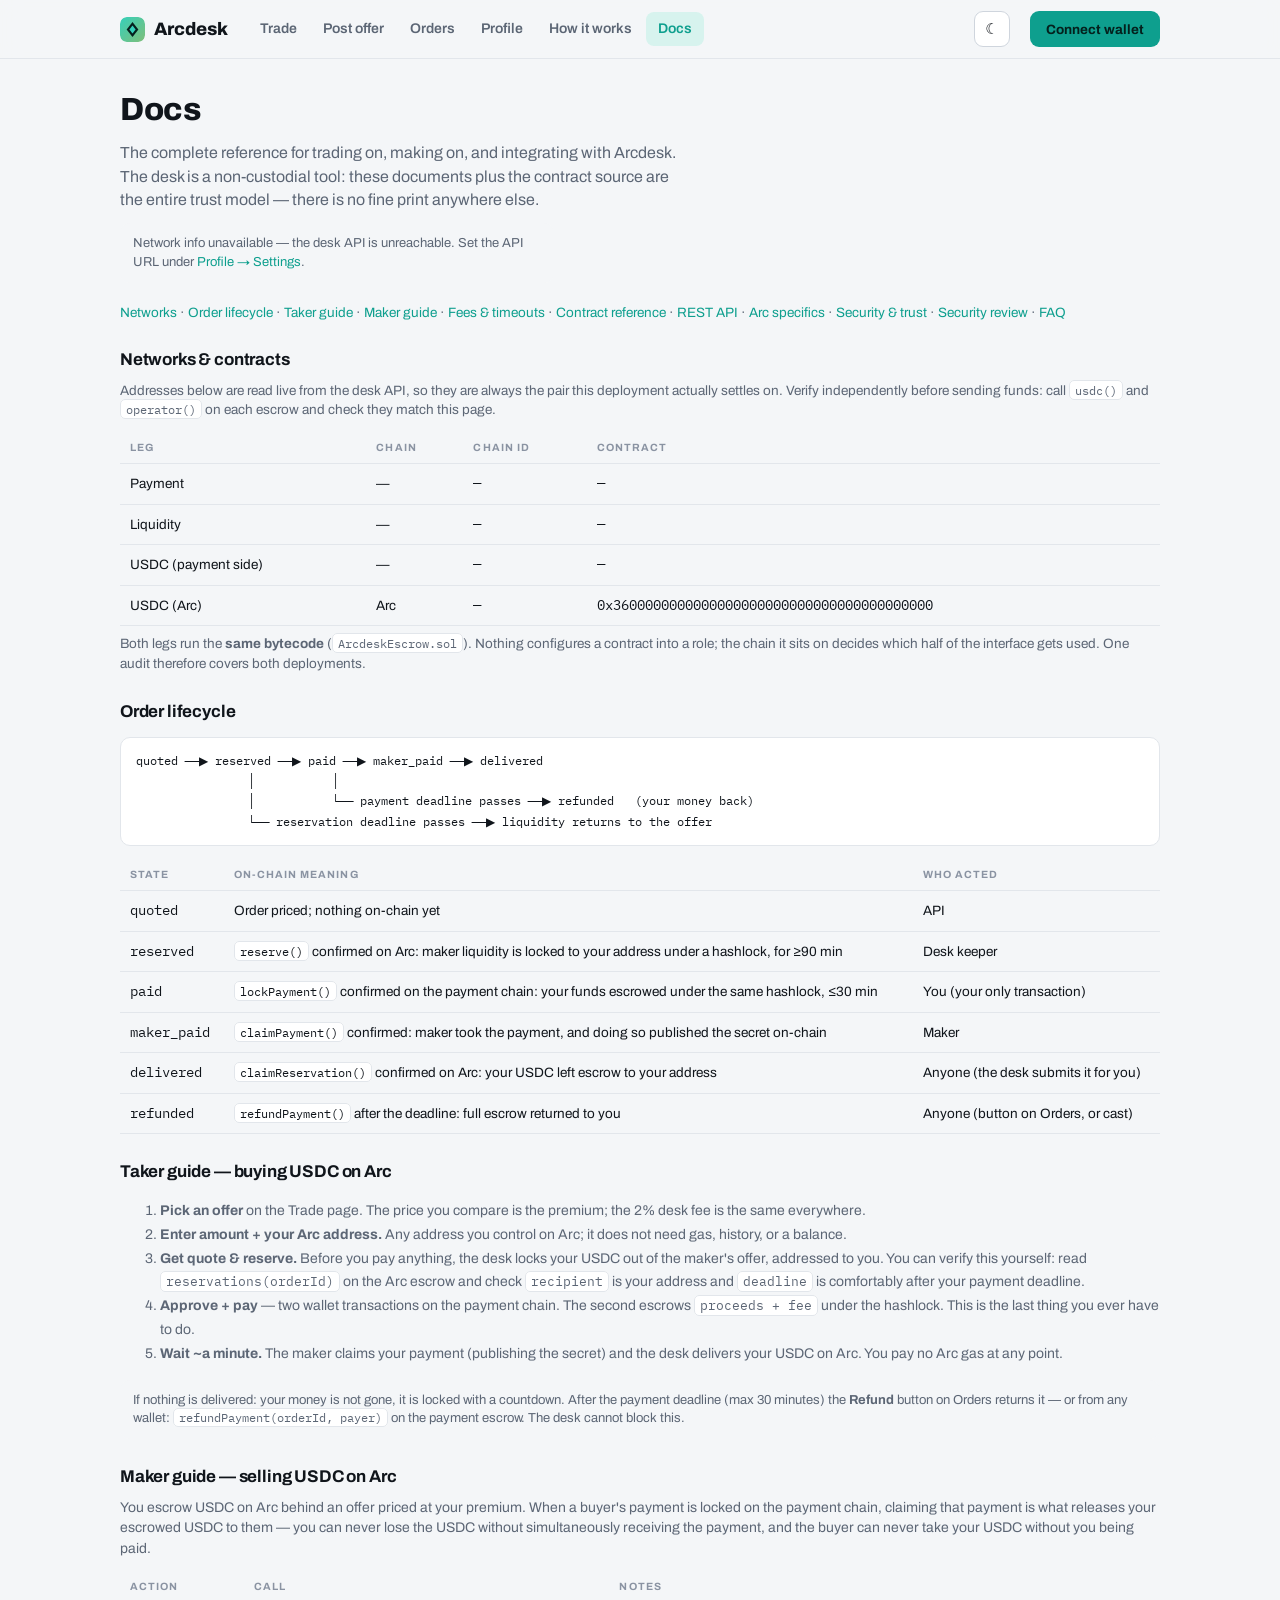
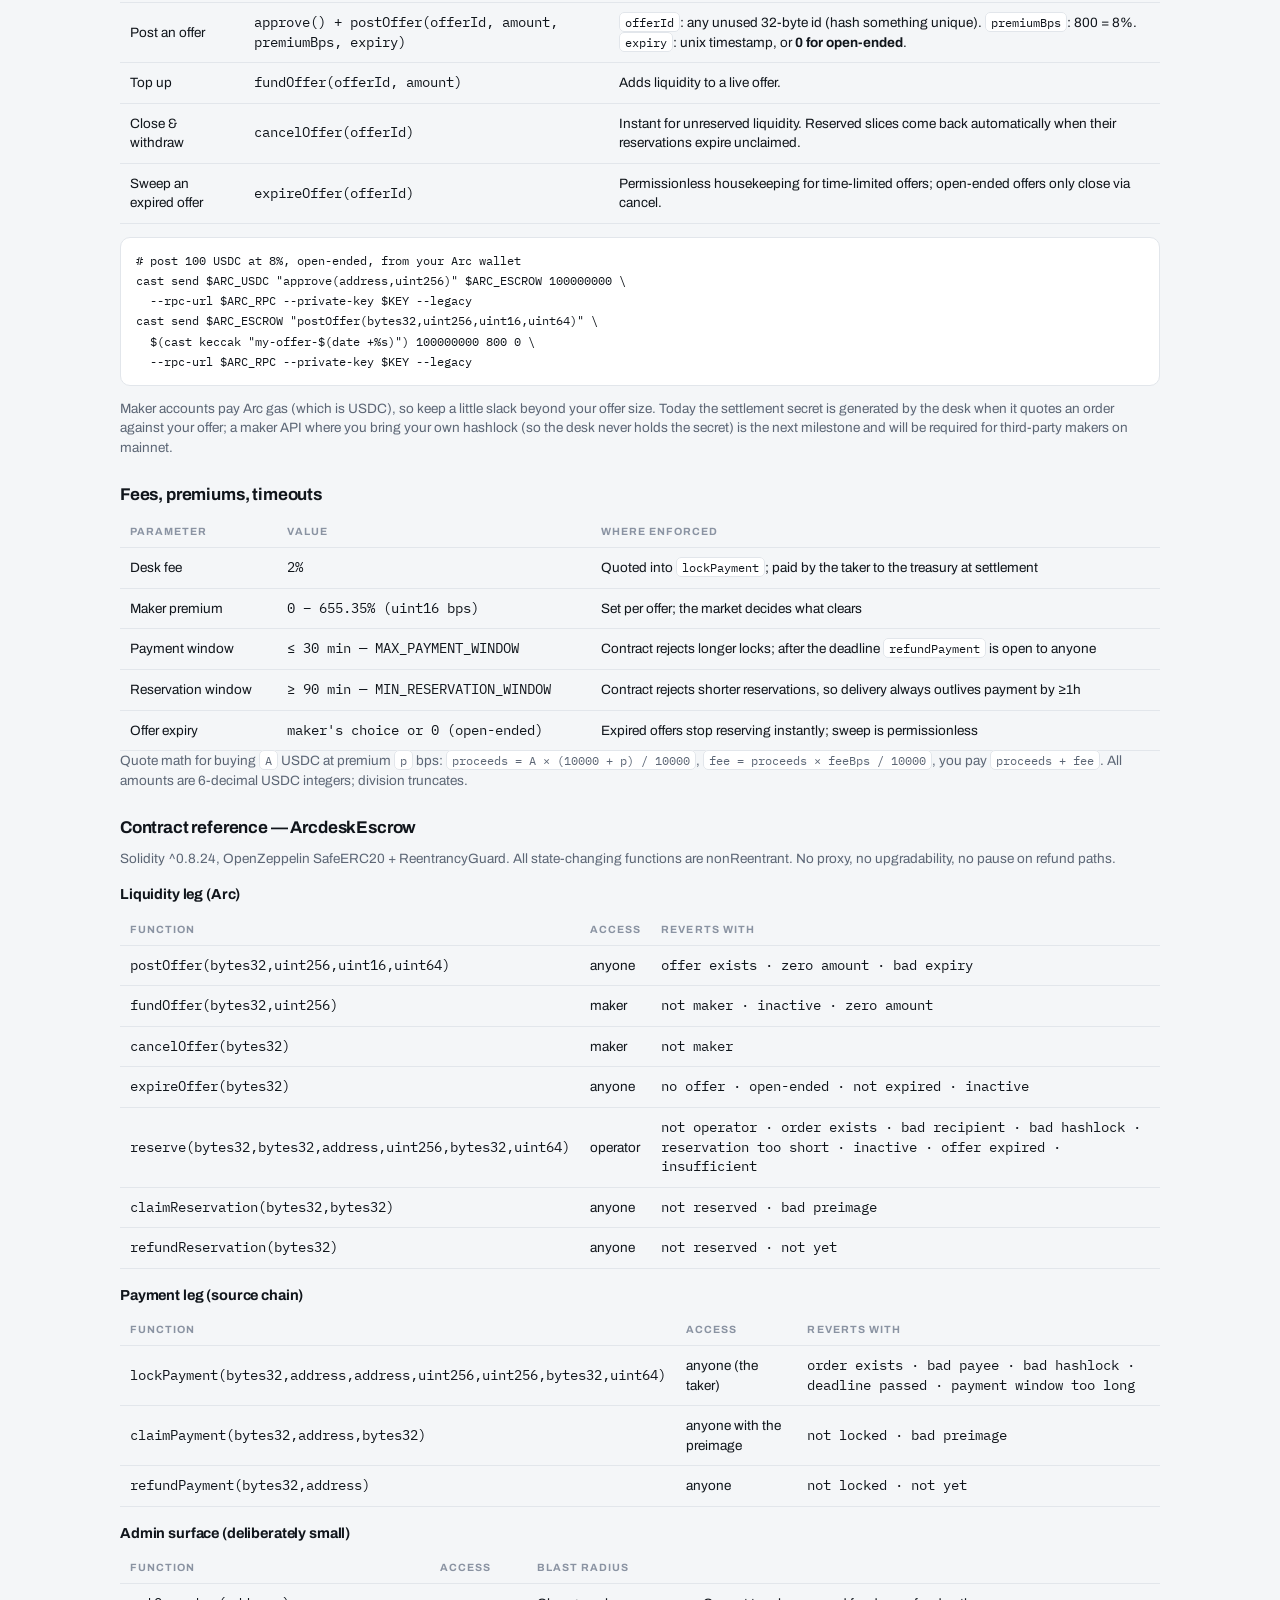
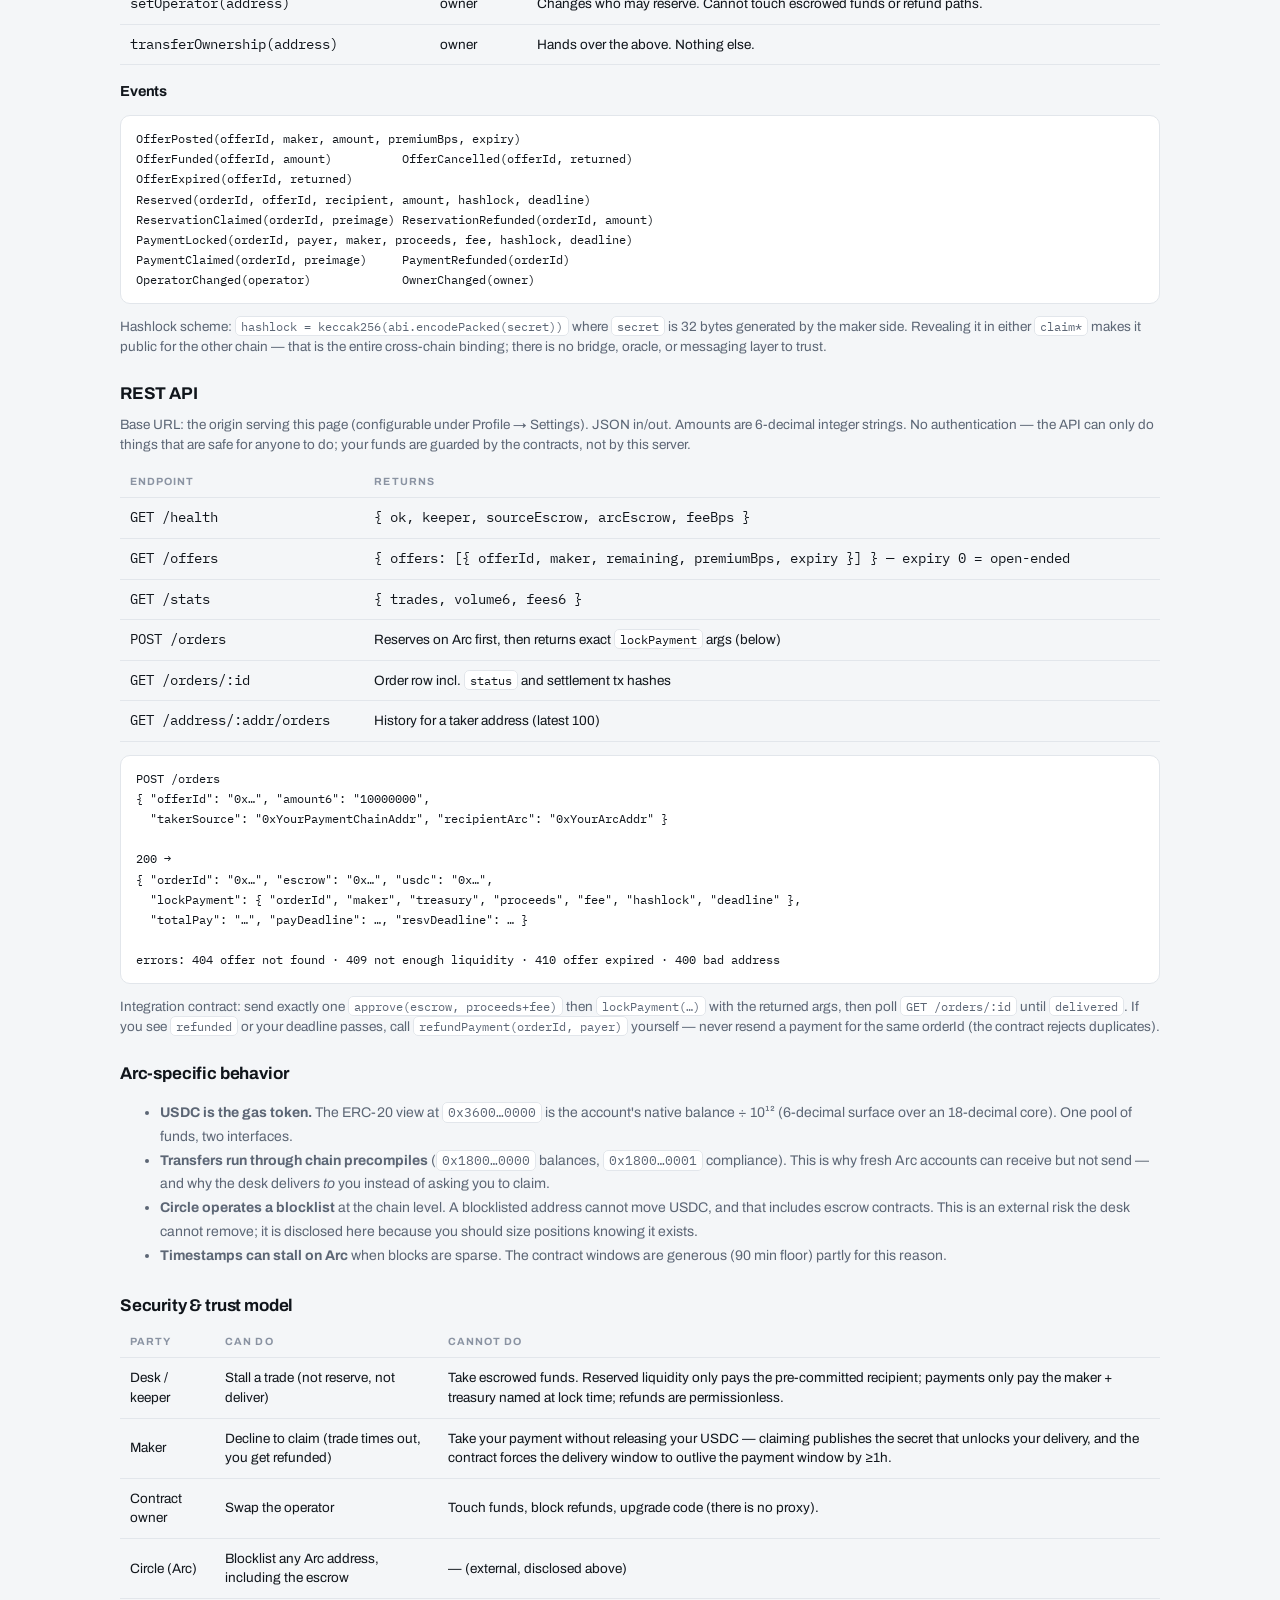
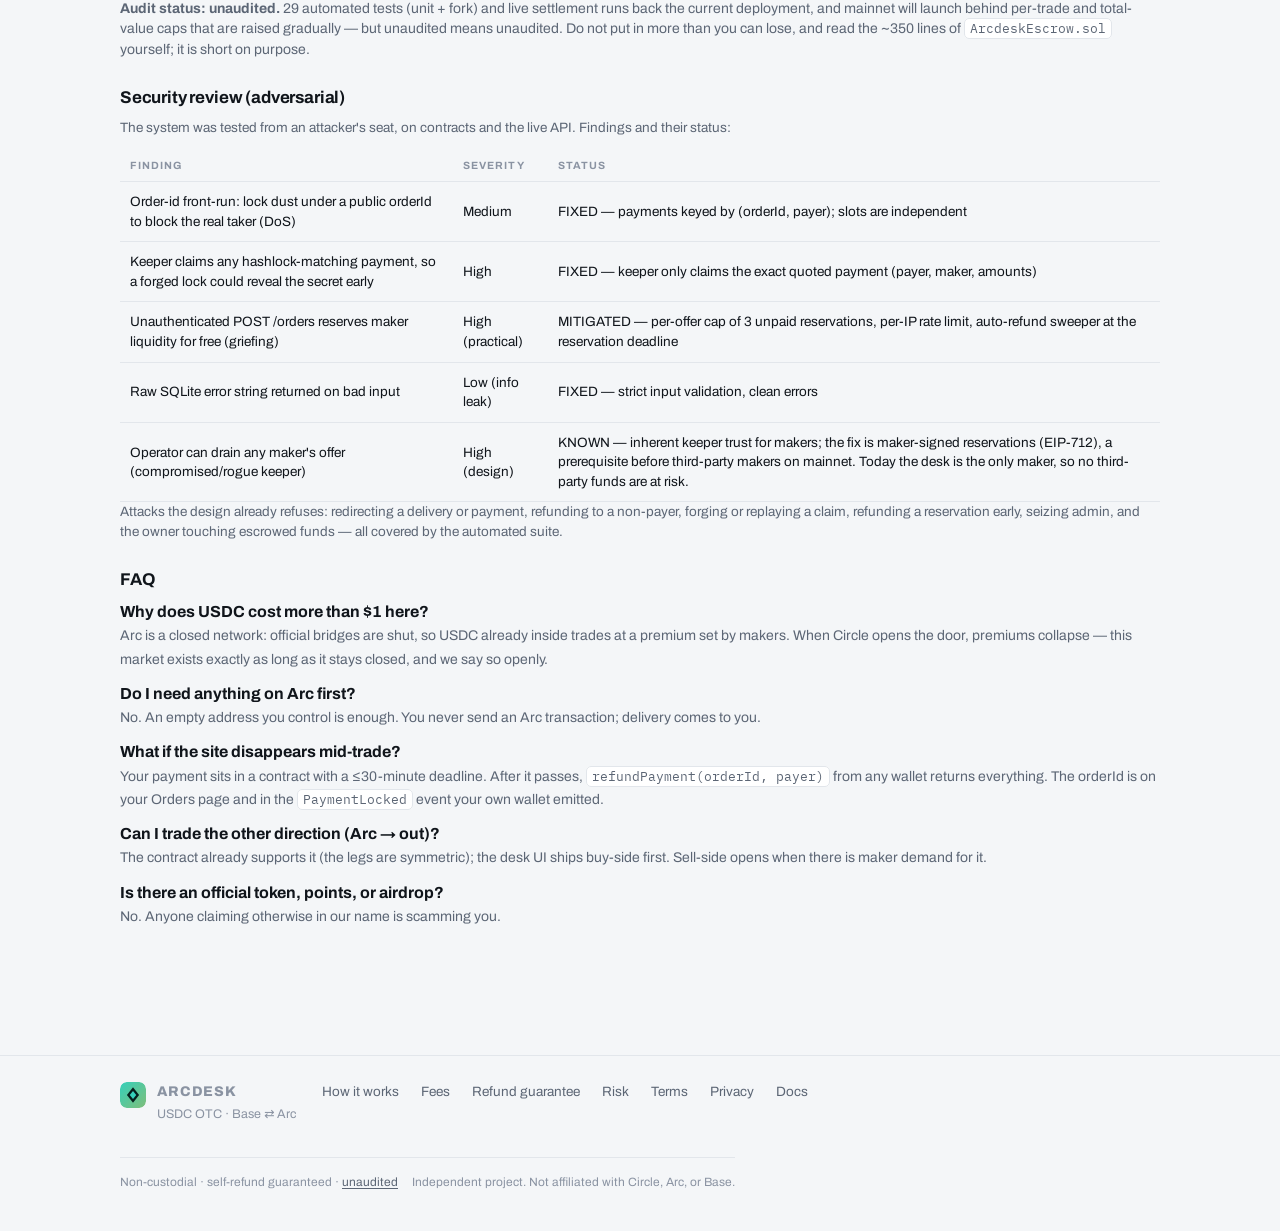
<file: web/docs.html>
<!DOCTYPE html>
<html lang="en">
<head>
<meta charset="utf-8">
<meta name="viewport" content="width=device-width, initial-scale=1">
<title>Docs · Arcdesk</title>
<meta name="description" content="Contracts, API, fees, timeouts and the exact refund path for the Base ⇄ Arc USDC desk.">
<link rel="canonical" href="https://arcdesk.exchange/docs.html">
<meta property="og:type" content="website">
<meta property="og:site_name" content="Arcdesk">
<meta property="og:title" content="Arcdesk docs">
<meta property="og:description" content="Contracts, API, fees, timeouts and the exact refund path for the Base ⇄ Arc USDC desk.">
<meta property="og:url" content="https://arcdesk.exchange/docs.html">
<meta property="og:image" content="https://arcdesk.exchange/og.png">
<meta property="og:image:width" content="1200">
<meta property="og:image:height" content="630">
<meta property="og:image:alt" content="Arcdesk order book: asks and bids for USDC between Base and Arc">
<meta name="twitter:card" content="summary_large_image">
<meta name="twitter:title" content="Arcdesk docs">
<meta name="twitter:description" content="Contracts, API, fees, timeouts and the exact refund path for the Base ⇄ Arc USDC desk.">
<meta name="twitter:image" content="https://arcdesk.exchange/og.png">
<meta name="theme-color" content="#0d1117">
<link rel="icon" type="image/svg+xml" href="favicon.svg">
<link rel="preconnect" href="https://fonts.googleapis.com">
<link rel="preconnect" href="https://fonts.gstatic.com" crossorigin>
<link rel="stylesheet" href="https://fonts.googleapis.com/css2?family=Archivo:wght@500;600;700;800&family=IBM+Plex+Mono:wght@400;500;600&display=swap">
<link rel="stylesheet" href="style.css">
</head>
<body>
<header><div class="wrap bar">
  <a class="brand" href="index.html"><svg class="spark" viewBox="0 0 64 64" aria-hidden="true"><defs><linearGradient id="am" x1="0" y1="0" x2="1" y2="1"><stop offset="0" stop-color="#35d0ba"/><stop offset="1" stop-color="#7fbe7a"/></linearGradient></defs><rect width="64" height="64" rx="16" fill="url(#am)"/><path d="M32 13 L47 32 L32 51 L17 32 Z" fill="#05201d"/><path d="M32 22 L40 32 L32 42 L24 32 Z" fill="#35d0ba"/></svg> Arcdesk</a>
  <nav class="menu">
    <a href="index.html" data-page="trade">Trade</a>
    <a href="post.html" data-page="post">Post offer</a>
    <a href="orders.html" data-page="orders">Orders</a>
    <a href="profile.html" data-page="profile">Profile</a>
    <a href="how.html" data-page="how">How it works</a>
    <a href="docs.html" data-page="docs">Docs</a>
  </nav>
  <div class="grow"></div>
  <button class="themebtn" id="themebtn" aria-label="Toggle theme">☾</button>
  <button class="connect" id="connect">Connect wallet</button>
</div></header>
<main><div class="wrap doc">

<div class="pagehead">
  <h1>Docs</h1>
  <p>The complete reference for trading on, making on, and integrating with Arcdesk. The desk is a
  non-custodial tool: these documents plus the contract source are the entire trust model — there
  is no fine print anywhere else.</p>
  <p class="note" id="netline">Network: loading…</p>
</div>

<p style="font-size:13.5px;color:var(--muted)">
  <a href="#networks">Networks</a> ·
  <a href="#lifecycle">Order lifecycle</a> ·
  <a href="#taker">Taker guide</a> ·
  <a href="#maker">Maker guide</a> ·
  <a href="#fees">Fees &amp; timeouts</a> ·
  <a href="#contract">Contract reference</a> ·
  <a href="#api">REST API</a> ·
  <a href="#arc">Arc specifics</a> ·
  <a href="#security">Security &amp; trust</a> ·
  <a href="#review">Security review</a> ·
  <a href="#faq">FAQ</a>
</p>

<h2 id="networks">Networks &amp; contracts</h2>
<p style="color:var(--muted);font-size:13.5px">Addresses below are read live from the desk API, so
they are always the pair this deployment actually settles on. Verify independently before sending
funds: call <code>usdc()</code> and <code>operator()</code> on each escrow and check they match this page.</p>
<div class="tblwrap"><table class="tbl" id="nettbl">
  <tr><th>Leg</th><th>Chain</th><th>Chain ID</th><th>Contract</th></tr>
  <tr><td>Payment</td><td id="n-src-chain">—</td><td class="mono" id="n-src-id">—</td><td class="mono" id="n-src-esc">—</td></tr>
  <tr><td>Liquidity</td><td id="n-arc-chain">—</td><td class="mono" id="n-arc-id">—</td><td class="mono" id="n-arc-esc">—</td></tr>
  <tr><td>USDC (payment side)</td><td id="n-src-chain2">—</td><td class="mono" id="n-src-id2">—</td><td class="mono" id="n-src-usdc">—</td></tr>
  <tr><td>USDC (Arc)</td><td>Arc</td><td class="mono" id="n-arc-id2">—</td><td class="mono">0x3600000000000000000000000000000000000000</td></tr>
</table></div>
<p style="color:var(--muted);font-size:13.5px;margin-top:8px">Both legs run the <b>same bytecode</b>
(<code>ArcdeskEscrow.sol</code>). Nothing configures a contract into a role; the chain it sits on
decides which half of the interface gets used. One audit therefore covers both deployments.</p>

<h2 id="lifecycle">Order lifecycle</h2>
<pre><code>quoted ──▶ reserved ──▶ paid ──▶ maker_paid ──▶ delivered
                │           │
                │           └── payment deadline passes ──▶ refunded   (your money back)
                └── reservation deadline passes ──▶ liquidity returns to the offer</code></pre>
<div class="tblwrap"><table class="tbl">
  <tr><th>State</th><th>On-chain meaning</th><th>Who acted</th></tr>
  <tr><td class="mono">quoted</td><td>Order priced; nothing on-chain yet</td><td>API</td></tr>
  <tr><td class="mono">reserved</td><td><code>reserve()</code> confirmed on Arc: maker liquidity is locked to your address under a hashlock, for &ge;90 min</td><td>Desk keeper</td></tr>
  <tr><td class="mono">paid</td><td><code>lockPayment()</code> confirmed on the payment chain: your funds escrowed under the same hashlock, &le;30 min</td><td>You (your only transaction)</td></tr>
  <tr><td class="mono">maker_paid</td><td><code>claimPayment()</code> confirmed: maker took the payment, and doing so published the secret on-chain</td><td>Maker</td></tr>
  <tr><td class="mono">delivered</td><td><code>claimReservation()</code> confirmed on Arc: your USDC left escrow to your address</td><td>Anyone (the desk submits it for you)</td></tr>
  <tr><td class="mono">refunded</td><td><code>refundPayment()</code> after the deadline: full escrow returned to you</td><td>Anyone (button on Orders, or cast)</td></tr>
</table></div>

<h2 id="taker">Taker guide — buying USDC on Arc</h2>
<ol style="color:var(--muted);font-size:14px;line-height:1.7">
  <li><b>Pick an offer</b> on the Trade page. The price you compare is the premium; the 2% desk fee is the same everywhere.</li>
  <li><b>Enter amount + your Arc address.</b> Any address you control on Arc; it does not need gas, history, or a balance.</li>
  <li><b>Get quote &amp; reserve.</b> Before you pay anything, the desk locks your USDC out of the maker's offer, addressed to you. You can verify this yourself: read <code>reservations(orderId)</code> on the Arc escrow and check <code>recipient</code> is your address and <code>deadline</code> is comfortably after your payment deadline.</li>
  <li><b>Approve + pay</b> — two wallet transactions on the payment chain. The second escrows <code>proceeds + fee</code> under the hashlock. This is the last thing you ever have to do.</li>
  <li><b>Wait ~a minute.</b> The maker claims your payment (publishing the secret) and the desk delivers your USDC on Arc. You pay no Arc gas at any point.</li>
</ol>
<p class="note">If nothing is delivered: your money is not gone, it is locked with a countdown.
After the payment deadline (max 30 minutes) the <b>Refund</b> button on Orders returns it — or from
any wallet: <code>refundPayment(orderId, payer)</code> on the payment escrow. The desk cannot block this.</p>

<h2 id="maker">Maker guide — selling USDC on Arc</h2>
<p style="color:var(--muted);font-size:14px">You escrow USDC on Arc behind an offer priced at your
premium. When a buyer's payment is locked on the payment chain, claiming that payment is what
releases your escrowed USDC to them — you can never lose the USDC without simultaneously receiving
the payment, and the buyer can never take your USDC without you being paid.</p>
<div class="tblwrap"><table class="tbl">
  <tr><th>Action</th><th>Call</th><th>Notes</th></tr>
  <tr><td>Post an offer</td><td class="mono">approve() + postOffer(offerId, amount, premiumBps, expiry)</td><td><code>offerId</code>: any unused 32-byte id (hash something unique). <code>premiumBps</code>: 800 = 8%. <code>expiry</code>: unix timestamp, or <b>0 for open-ended</b>.</td></tr>
  <tr><td>Top up</td><td class="mono">fundOffer(offerId, amount)</td><td>Adds liquidity to a live offer.</td></tr>
  <tr><td>Close &amp; withdraw</td><td class="mono">cancelOffer(offerId)</td><td>Instant for unreserved liquidity. Reserved slices come back automatically when their reservations expire unclaimed.</td></tr>
  <tr><td>Sweep an expired offer</td><td class="mono">expireOffer(offerId)</td><td>Permissionless housekeeping for time-limited offers; open-ended offers only close via cancel.</td></tr>
</table></div>
<pre><code># post 100 USDC at 8%, open-ended, from your Arc wallet
cast send $ARC_USDC "approve(address,uint256)" $ARC_ESCROW 100000000 \
  --rpc-url $ARC_RPC --private-key $KEY --legacy
cast send $ARC_ESCROW "postOffer(bytes32,uint256,uint16,uint64)" \
  $(cast keccak "my-offer-$(date +%s)") 100000000 800 0 \
  --rpc-url $ARC_RPC --private-key $KEY --legacy</code></pre>
<p style="color:var(--muted);font-size:13.5px">Maker accounts pay Arc gas (which is USDC), so keep a
little slack beyond your offer size. Today the settlement secret is generated by the desk when it
quotes an order against your offer; a maker API where you bring your own hashlock (so the desk never
holds the secret) is the next milestone and will be required for third-party makers on mainnet.</p>

<h2 id="fees">Fees, premiums, timeouts</h2>
<div class="tblwrap"><table class="tbl">
  <tr><th>Parameter</th><th>Value</th><th>Where enforced</th></tr>
  <tr><td>Desk fee</td><td class="mono" id="feeline">2%</td><td>Quoted into <code>lockPayment</code>; paid by the taker to the treasury at settlement</td></tr>
  <tr><td>Maker premium</td><td class="mono">0 – 655.35% (uint16 bps)</td><td>Set per offer; the market decides what clears</td></tr>
  <tr><td>Payment window</td><td class="mono">&le; 30 min — MAX_PAYMENT_WINDOW</td><td>Contract rejects longer locks; after the deadline <code>refundPayment</code> is open to anyone</td></tr>
  <tr><td>Reservation window</td><td class="mono">&ge; 90 min — MIN_RESERVATION_WINDOW</td><td>Contract rejects shorter reservations, so delivery always outlives payment by &ge;1h</td></tr>
  <tr><td>Offer expiry</td><td class="mono">maker's choice or 0 (open-ended)</td><td>Expired offers stop reserving instantly; sweep is permissionless</td></tr>
</table></div>
<p style="color:var(--muted);font-size:13.5px">Quote math for buying <code>A</code> USDC at premium
<code>p</code> bps: <code>proceeds = A × (10000 + p) / 10000</code>, <code>fee = proceeds × feeBps / 10000</code>,
you pay <code>proceeds + fee</code>. All amounts are 6-decimal USDC integers; division truncates.</p>

<h2 id="contract">Contract reference — ArcdeskEscrow</h2>
<p style="color:var(--muted);font-size:13.5px">Solidity ^0.8.24, OpenZeppelin SafeERC20 +
ReentrancyGuard. All state-changing functions are nonReentrant. No proxy, no upgradability, no
pause on refund paths.</p>
<h3 style="font-size:14.5px;margin-top:16px">Liquidity leg (Arc)</h3>
<div class="tblwrap"><table class="tbl">
  <tr><th>Function</th><th>Access</th><th>Reverts with</th></tr>
  <tr><td class="mono">postOffer(bytes32,uint256,uint16,uint64)</td><td>anyone</td><td class="mono">offer exists · zero amount · bad expiry</td></tr>
  <tr><td class="mono">fundOffer(bytes32,uint256)</td><td>maker</td><td class="mono">not maker · inactive · zero amount</td></tr>
  <tr><td class="mono">cancelOffer(bytes32)</td><td>maker</td><td class="mono">not maker</td></tr>
  <tr><td class="mono">expireOffer(bytes32)</td><td>anyone</td><td class="mono">no offer · open-ended · not expired · inactive</td></tr>
  <tr><td class="mono">reserve(bytes32,bytes32,address,uint256,bytes32,uint64)</td><td>operator</td><td class="mono">not operator · order exists · bad recipient · bad hashlock · reservation too short · inactive · offer expired · insufficient</td></tr>
  <tr><td class="mono">claimReservation(bytes32,bytes32)</td><td>anyone</td><td class="mono">not reserved · bad preimage</td></tr>
  <tr><td class="mono">refundReservation(bytes32)</td><td>anyone</td><td class="mono">not reserved · not yet</td></tr>
</table></div>
<h3 style="font-size:14.5px;margin-top:16px">Payment leg (source chain)</h3>
<div class="tblwrap"><table class="tbl">
  <tr><th>Function</th><th>Access</th><th>Reverts with</th></tr>
  <tr><td class="mono">lockPayment(bytes32,address,address,uint256,uint256,bytes32,uint64)</td><td>anyone (the taker)</td><td class="mono">order exists · bad payee · bad hashlock · deadline passed · payment window too long</td></tr>
  <tr><td class="mono">claimPayment(bytes32,address,bytes32)</td><td>anyone with the preimage</td><td class="mono">not locked · bad preimage</td></tr>
  <tr><td class="mono">refundPayment(bytes32,address)</td><td>anyone</td><td class="mono">not locked · not yet</td></tr>
</table></div>
<h3 style="font-size:14.5px;margin-top:16px">Admin surface (deliberately small)</h3>
<div class="tblwrap"><table class="tbl">
  <tr><th>Function</th><th>Access</th><th>Blast radius</th></tr>
  <tr><td class="mono">setOperator(address)</td><td>owner</td><td>Changes who may reserve. Cannot touch escrowed funds or refund paths.</td></tr>
  <tr><td class="mono">transferOwnership(address)</td><td>owner</td><td>Hands over the above. Nothing else.</td></tr>
</table></div>
<h3 style="font-size:14.5px;margin-top:16px">Events</h3>
<pre><code>OfferPosted(offerId, maker, amount, premiumBps, expiry)
OfferFunded(offerId, amount)          OfferCancelled(offerId, returned)
OfferExpired(offerId, returned)
Reserved(orderId, offerId, recipient, amount, hashlock, deadline)
ReservationClaimed(orderId, preimage) ReservationRefunded(orderId, amount)
PaymentLocked(orderId, payer, maker, proceeds, fee, hashlock, deadline)
PaymentClaimed(orderId, preimage)     PaymentRefunded(orderId)
OperatorChanged(operator)             OwnerChanged(owner)</code></pre>
<p style="color:var(--muted);font-size:13.5px">Hashlock scheme: <code>hashlock = keccak256(abi.encodePacked(secret))</code>
where <code>secret</code> is 32 bytes generated by the maker side. Revealing it in either
<code>claim*</code> makes it public for the other chain — that is the entire cross-chain binding;
there is no bridge, oracle, or messaging layer to trust.</p>

<h2 id="api">REST API</h2>
<p style="color:var(--muted);font-size:13.5px">Base URL: the origin serving this page (configurable
under Profile → Settings). JSON in/out. Amounts are 6-decimal integer strings. No authentication —
the API can only do things that are safe for anyone to do; your funds are guarded by the contracts,
not by this server.</p>
<div class="tblwrap"><table class="tbl">
  <tr><th>Endpoint</th><th>Returns</th></tr>
  <tr><td class="mono">GET /health</td><td class="mono">{ ok, keeper, sourceEscrow, arcEscrow, feeBps }</td></tr>
  <tr><td class="mono">GET /offers</td><td class="mono">{ offers: [{ offerId, maker, remaining, premiumBps, expiry }] }</code> — expiry 0 = open-ended</td></tr>
  <tr><td class="mono">GET /stats</td><td class="mono">{ trades, volume6, fees6 }</td></tr>
  <tr><td class="mono">POST /orders</td><td>Reserves on Arc first, then returns exact <code>lockPayment</code> args (below)</td></tr>
  <tr><td class="mono">GET /orders/:id</td><td>Order row incl. <code>status</code> and settlement tx hashes</td></tr>
  <tr><td class="mono">GET /address/:addr/orders</td><td>History for a taker address (latest 100)</td></tr>
</table></div>
<pre><code>POST /orders
{ "offerId": "0x…", "amount6": "10000000",
  "takerSource": "0xYourPaymentChainAddr", "recipientArc": "0xYourArcAddr" }

200 →
{ "orderId": "0x…", "escrow": "0x…", "usdc": "0x…",
  "lockPayment": { "orderId", "maker", "treasury", "proceeds", "fee", "hashlock", "deadline" },
  "totalPay": "…", "payDeadline": …, "resvDeadline": … }

errors: 404 offer not found · 409 not enough liquidity · 410 offer expired · 400 bad address</code></pre>
<p style="color:var(--muted);font-size:13.5px">Integration contract: send exactly one
<code>approve(escrow, proceeds+fee)</code> then <code>lockPayment(…)</code> with the returned args,
then poll <code>GET /orders/:id</code> until <code>delivered</code>. If you see <code>refunded</code>
or your deadline passes, call <code>refundPayment(orderId, payer)</code> yourself — never resend a payment
for the same orderId (the contract rejects duplicates).</p>

<h2 id="arc">Arc-specific behavior</h2>
<ul style="color:var(--muted);font-size:14px;line-height:1.7">
  <li><b>USDC is the gas token.</b> The ERC-20 view at <code>0x3600…0000</code> is the account's native balance ÷ 10¹² (6-decimal surface over an 18-decimal core). One pool of funds, two interfaces.</li>
  <li><b>Transfers run through chain precompiles</b> (<code>0x1800…0000</code> balances, <code>0x1800…0001</code> compliance). This is why fresh Arc accounts can receive but not send — and why the desk delivers <i>to</i> you instead of asking you to claim.</li>
  <li><b>Circle operates a blocklist</b> at the chain level. A blocklisted address cannot move USDC, and that includes escrow contracts. This is an external risk the desk cannot remove; it is disclosed here because you should size positions knowing it exists.</li>
  <li><b>Timestamps can stall on Arc</b> when blocks are sparse. The contract windows are generous (90 min floor) partly for this reason.</li>
</ul>

<h2 id="security">Security &amp; trust model</h2>
<div class="tblwrap"><table class="tbl">
  <tr><th>Party</th><th>Can do</th><th>Cannot do</th></tr>
  <tr><td>Desk / keeper</td><td>Stall a trade (not reserve, not deliver)</td><td>Take escrowed funds. Reserved liquidity only pays the pre-committed recipient; payments only pay the maker + treasury named at lock time; refunds are permissionless.</td></tr>
  <tr><td>Maker</td><td>Decline to claim (trade times out, you get refunded)</td><td>Take your payment without releasing your USDC — claiming publishes the secret that unlocks your delivery, and the contract forces the delivery window to outlive the payment window by &ge;1h.</td></tr>
  <tr><td>Contract owner</td><td>Swap the operator</td><td>Touch funds, block refunds, upgrade code (there is no proxy).</td></tr>
  <tr><td>Circle (Arc)</td><td>Blocklist any Arc address, including the escrow</td><td>— (external, disclosed above)</td></tr>
</table></div>
<p style="color:var(--muted);font-size:14px"><b>Audit status: unaudited.</b> 29 automated tests
(unit + fork) and live settlement runs back the current deployment, and mainnet will launch behind
per-trade and total-value caps that are raised gradually — but unaudited means unaudited. Do not
put in more than you can lose, and read the ~350 lines of <code>ArcdeskEscrow.sol</code> yourself;
it is short on purpose.</p>

<h2 id="review">Security review (adversarial)</h2>
<p style="color:var(--muted);font-size:13.5px">The system was tested from an attacker's seat, on
contracts and the live API. Findings and their status:</p>
<div class="tblwrap"><table class="tbl">
  <tr><th>Finding</th><th>Severity</th><th>Status</th></tr>
  <tr><td>Order-id front-run: lock dust under a public orderId to block the real taker (DoS)</td><td>Medium</td><td>FIXED — payments keyed by (orderId, payer); slots are independent</td></tr>
  <tr><td>Keeper claims any hashlock-matching payment, so a forged lock could reveal the secret early</td><td>High</td><td>FIXED — keeper only claims the exact quoted payment (payer, maker, amounts)</td></tr>
  <tr><td>Unauthenticated POST /orders reserves maker liquidity for free (griefing)</td><td>High (practical)</td><td>MITIGATED — per-offer cap of 3 unpaid reservations, per-IP rate limit, auto-refund sweeper at the reservation deadline</td></tr>
  <tr><td>Raw SQLite error string returned on bad input</td><td>Low (info leak)</td><td>FIXED — strict input validation, clean errors</td></tr>
  <tr><td>Operator can drain any maker's offer (compromised/rogue keeper)</td><td>High (design)</td><td>KNOWN — inherent keeper trust for makers; the fix is maker-signed reservations (EIP-712), a prerequisite before third-party makers on mainnet. Today the desk is the only maker, so no third-party funds are at risk.</td></tr>
</table></div>
<p style="color:var(--muted);font-size:13.5px">Attacks the design already refuses: redirecting a
delivery or payment, refunding to a non-payer, forging or replaying a claim, refunding a reservation
early, seizing admin, and the owner touching escrowed funds — all covered by the automated suite.</p>

<h2 id="faq">FAQ</h2>
<p><b>Why does USDC cost more than $1 here?</b><br>
<span style="color:var(--muted);font-size:14px">Arc is a closed network: official bridges are shut, so USDC already inside trades at a premium set by makers. When Circle opens the door, premiums collapse — this market exists exactly as long as it stays closed, and we say so openly.</span></p>
<p><b>Do I need anything on Arc first?</b><br>
<span style="color:var(--muted);font-size:14px">No. An empty address you control is enough. You never send an Arc transaction; delivery comes to you.</span></p>
<p><b>What if the site disappears mid-trade?</b><br>
<span style="color:var(--muted);font-size:14px">Your payment sits in a contract with a &le;30-minute deadline. After it passes, <code>refundPayment(orderId, payer)</code> from any wallet returns everything. The orderId is on your Orders page and in the <code>PaymentLocked</code> event your own wallet emitted.</span></p>
<p><b>Can I trade the other direction (Arc → out)?</b><br>
<span style="color:var(--muted);font-size:14px">The contract already supports it (the legs are symmetric); the desk UI ships buy-side first. Sell-side opens when there is maker demand for it.</span></p>
<p><b>Is there an official token, points, or airdrop?</b><br>
<span style="color:var(--muted);font-size:14px">No. Anyone claiming otherwise in our name is scamming you.</span></p>
</div></main>

<script src="app.js"></script>
<script>
initNav("docs");
// Populate the network table from the live desk API so docs never drift from the deployment.
(async () => {
  try {
    const h = await api("/health");
    const isMainnet = CFG.sourceChainId !== "0x14a34";
    $("#netline").innerHTML = "Network: <b>" + (isMainnet ? "MAINNET" : "Testnet (Base \u2194 Arc)") +
      "</b> · desk fee <b>" + (h.feeBps / 100) + "%</b> · keeper <span class='mono'>" + h.keeper + "</span>";
    $("#n-src-chain").textContent = isMainnet ? "Base" : "Base";
    $("#n-src-chain2").textContent = isMainnet ? "Base" : "Base";
    $("#n-src-id").textContent = parseInt(CFG.sourceChainId, 16);
    $("#n-src-id2").textContent = parseInt(CFG.sourceChainId, 16);
    $("#n-src-esc").textContent = h.sourceEscrow;
    $("#n-src-usdc").textContent = CFG.sourceUsdc;
    $("#n-arc-chain").textContent = isMainnet ? "Arc" : "Arc";
    $("#n-arc-id").textContent = isMainnet ? "5042" : "5042002";
    $("#n-arc-id2").textContent = isMainnet ? "5042" : "5042002";
    $("#n-arc-esc").textContent = h.arcEscrow;
    $("#feeline").textContent = (h.feeBps / 100) + "%";
  } catch {
    $("#netline").innerHTML = "Network info unavailable — the desk API is unreachable. " +
      "Set the API URL under <a href='profile.html'>Profile → Settings</a>.";
  }
})();
</script>
<footer class="sitefoot"><div class="wrap">
  <div class="inner">
    <div class="brandcol">
      <svg class="spark" viewBox="0 0 64 64" aria-hidden="true"><defs><linearGradient id="am" x1="0" y1="0" x2="1" y2="1"><stop offset="0" stop-color="#35d0ba"/><stop offset="1" stop-color="#7fbe7a"/></linearGradient></defs><rect width="64" height="64" rx="16" fill="url(#am)"/><path d="M32 13 L47 32 L32 51 L17 32 Z" fill="#05201d"/><path d="M32 22 L40 32 L32 42 L24 32 Z" fill="#35d0ba"/></svg>
      <div><div class="bname">Arcdesk</div><div class="btag">USDC OTC &middot; Base &#8644; Arc</div></div>
    </div>
    <nav>
      <a href="how.html">How it works</a>
      <a href="fees.html">Fees</a>
      <a href="refunds.html">Refund guarantee</a>
      <a href="risk.html">Risk</a>
      <a href="terms.html">Terms</a>
      <a href="privacy.html">Privacy</a>
      <a href="docs.html">Docs</a>
    </nav>
  </div>
  <div class="fine">
    <span>Non-custodial &middot; self-refund guaranteed &middot; <a href="risk.html">unaudited</a></span>
    <span>Independent project. Not affiliated with Circle, Arc, or Base.</span>
  </div>
</div></footer>
</body>
</html>
</file>
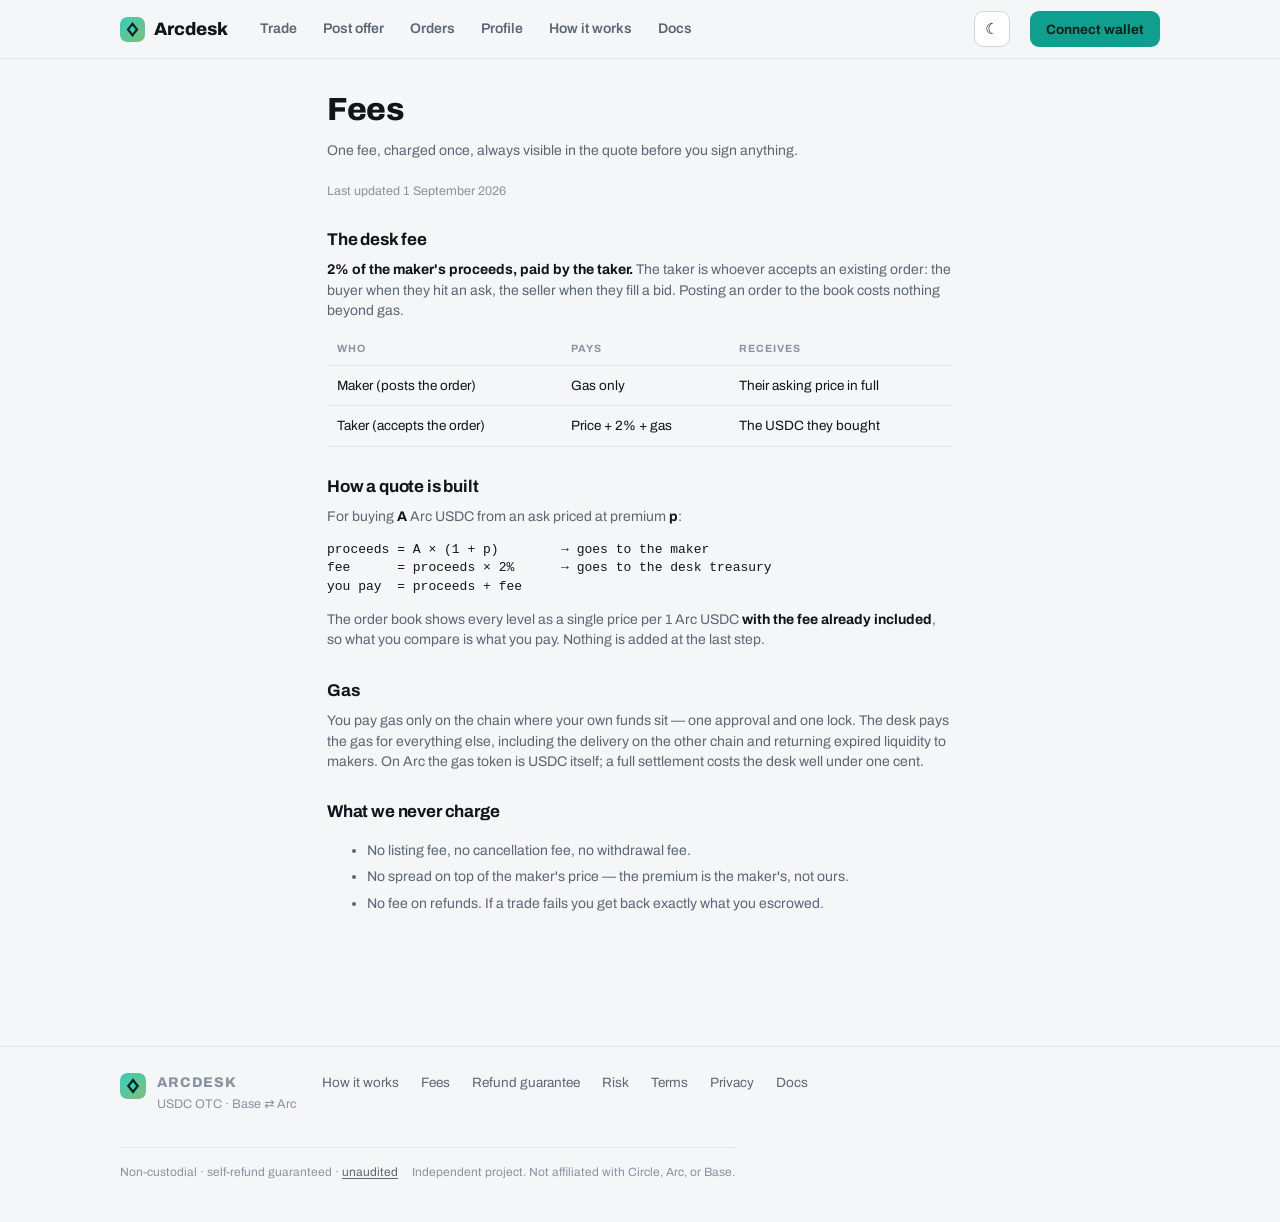
<file: web/fees.html>
<!DOCTYPE html>
<html lang="en">
<head>
<meta charset="utf-8">
<meta name="viewport" content="width=device-width, initial-scale=1">
<title>Fees · Arcdesk</title>
<meta name="description" content="One 2% desk fee paid by the taker, included in every quoted price. Makers pay gas only.">
<link rel="canonical" href="https://arcdesk.exchange/fees.html">
<meta property="og:type" content="website">
<meta property="og:site_name" content="Arcdesk">
<meta property="og:title" content="Arcdesk fees">
<meta property="og:description" content="One 2% desk fee paid by the taker, included in every quoted price. Makers pay gas only.">
<meta property="og:url" content="https://arcdesk.exchange/fees.html">
<meta property="og:image" content="https://arcdesk.exchange/og.png">
<meta property="og:image:width" content="1200">
<meta property="og:image:height" content="630">
<meta property="og:image:alt" content="Arcdesk order book: asks and bids for USDC between Base and Arc">
<meta name="twitter:card" content="summary_large_image">
<meta name="twitter:title" content="Arcdesk fees">
<meta name="twitter:description" content="One 2% desk fee paid by the taker, included in every quoted price. Makers pay gas only.">
<meta name="twitter:image" content="https://arcdesk.exchange/og.png">
<meta name="theme-color" content="#0d1117">
<link rel="icon" type="image/svg+xml" href="favicon.svg">
<link rel="preconnect" href="https://fonts.googleapis.com">
<link rel="preconnect" href="https://fonts.gstatic.com" crossorigin>
<link rel="stylesheet" href="https://fonts.googleapis.com/css2?family=Archivo:wght@500;600;700;800&family=IBM+Plex+Mono:wght@400;500;600&display=swap">
<link rel="stylesheet" href="style.css">
</head>
<body>
<header><div class="wrap bar">
  <a class="brand" href="index.html"><svg class="spark" viewBox="0 0 64 64" aria-hidden="true"><defs><linearGradient id="am" x1="0" y1="0" x2="1" y2="1"><stop offset="0" stop-color="#35d0ba"/><stop offset="1" stop-color="#7fbe7a"/></linearGradient></defs><rect width="64" height="64" rx="16" fill="url(#am)"/><path d="M32 13 L47 32 L32 51 L17 32 Z" fill="#05201d"/><path d="M32 22 L40 32 L32 42 L24 32 Z" fill="#35d0ba"/></svg> Arcdesk</a>
  <nav class="menu">
    <a href="index.html" data-page="trade">Trade</a>
    <a href="post.html" data-page="post">Post offer</a>
    <a href="orders.html" data-page="orders">Orders</a>
    <a href="profile.html" data-page="profile">Profile</a>
    <a href="how.html" data-page="how">How it works</a>
    <a href="docs.html" data-page="docs">Docs</a>
  </nav>
  <div class="grow"></div>
  <button class="themebtn" id="themebtn" aria-label="Toggle theme">☾</button>
  <button class="connect" id="connect">Connect wallet</button>
</div></header>
<main><div class="wrap prose">

<div class="pagehead"><h1>Fees</h1>
<p>One fee, charged once, always visible in the quote before you sign anything.</p></div>
<p class="updated">Last updated 1 September 2026</p>

<h2>The desk fee</h2>
<p><strong>2% of the maker's proceeds, paid by the taker.</strong> The taker is whoever accepts an
existing order: the buyer when they hit an ask, the seller when they fill a bid. Posting an order
to the book costs nothing beyond gas.</p>
<div class="tblwrap"><table class="tbl">
  <tr><th>Who</th><th>Pays</th><th>Receives</th></tr>
  <tr><td>Maker (posts the order)</td><td>Gas only</td><td>Their asking price in full</td></tr>
  <tr><td>Taker (accepts the order)</td><td>Price + 2% + gas</td><td>The USDC they bought</td></tr>
</table></div>

<h2>How a quote is built</h2>
<p>For buying <strong>A</strong> Arc USDC from an ask priced at premium <strong>p</strong>:</p>
<pre><code>proceeds = A × (1 + p)        → goes to the maker
fee      = proceeds × 2%      → goes to the desk treasury
you pay  = proceeds + fee</code></pre>
<p>The order book shows every level as a single price per 1 Arc USDC <strong>with the fee already
included</strong>, so what you compare is what you pay. Nothing is added at the last step.</p>

<h2>Gas</h2>
<p>You pay gas only on the chain where your own funds sit — one approval and one lock. The desk
pays the gas for everything else, including the delivery on the other chain and returning expired
liquidity to makers. On Arc the gas token is USDC itself; a full settlement costs the desk well
under one cent.</p>

<h2>What we never charge</h2>
<ul>
  <li>No listing fee, no cancellation fee, no withdrawal fee.</li>
  <li>No spread on top of the maker's price — the premium is the maker's, not ours.</li>
  <li>No fee on refunds. If a trade fails you get back exactly what you escrowed.</li>
</ul>
</div></main>

<script src="app.js"></script>
<script>initNav("fees");</script>
<footer class="sitefoot"><div class="wrap">
  <div class="inner">
    <div class="brandcol">
      <svg class="spark" viewBox="0 0 64 64" aria-hidden="true"><defs><linearGradient id="am" x1="0" y1="0" x2="1" y2="1"><stop offset="0" stop-color="#35d0ba"/><stop offset="1" stop-color="#7fbe7a"/></linearGradient></defs><rect width="64" height="64" rx="16" fill="url(#am)"/><path d="M32 13 L47 32 L32 51 L17 32 Z" fill="#05201d"/><path d="M32 22 L40 32 L32 42 L24 32 Z" fill="#35d0ba"/></svg>
      <div><div class="bname">Arcdesk</div><div class="btag">USDC OTC &middot; Base &#8644; Arc</div></div>
    </div>
    <nav>
      <a href="how.html">How it works</a>
      <a href="fees.html">Fees</a>
      <a href="refunds.html">Refund guarantee</a>
      <a href="risk.html">Risk</a>
      <a href="terms.html">Terms</a>
      <a href="privacy.html">Privacy</a>
      <a href="docs.html">Docs</a>
    </nav>
  </div>
  <div class="fine">
    <span>Non-custodial &middot; self-refund guaranteed &middot; <a href="risk.html">unaudited</a></span>
    <span>Independent project. Not affiliated with Circle, Arc, or Base.</span>
  </div>
</div></footer>
</body>
</html>
</file>
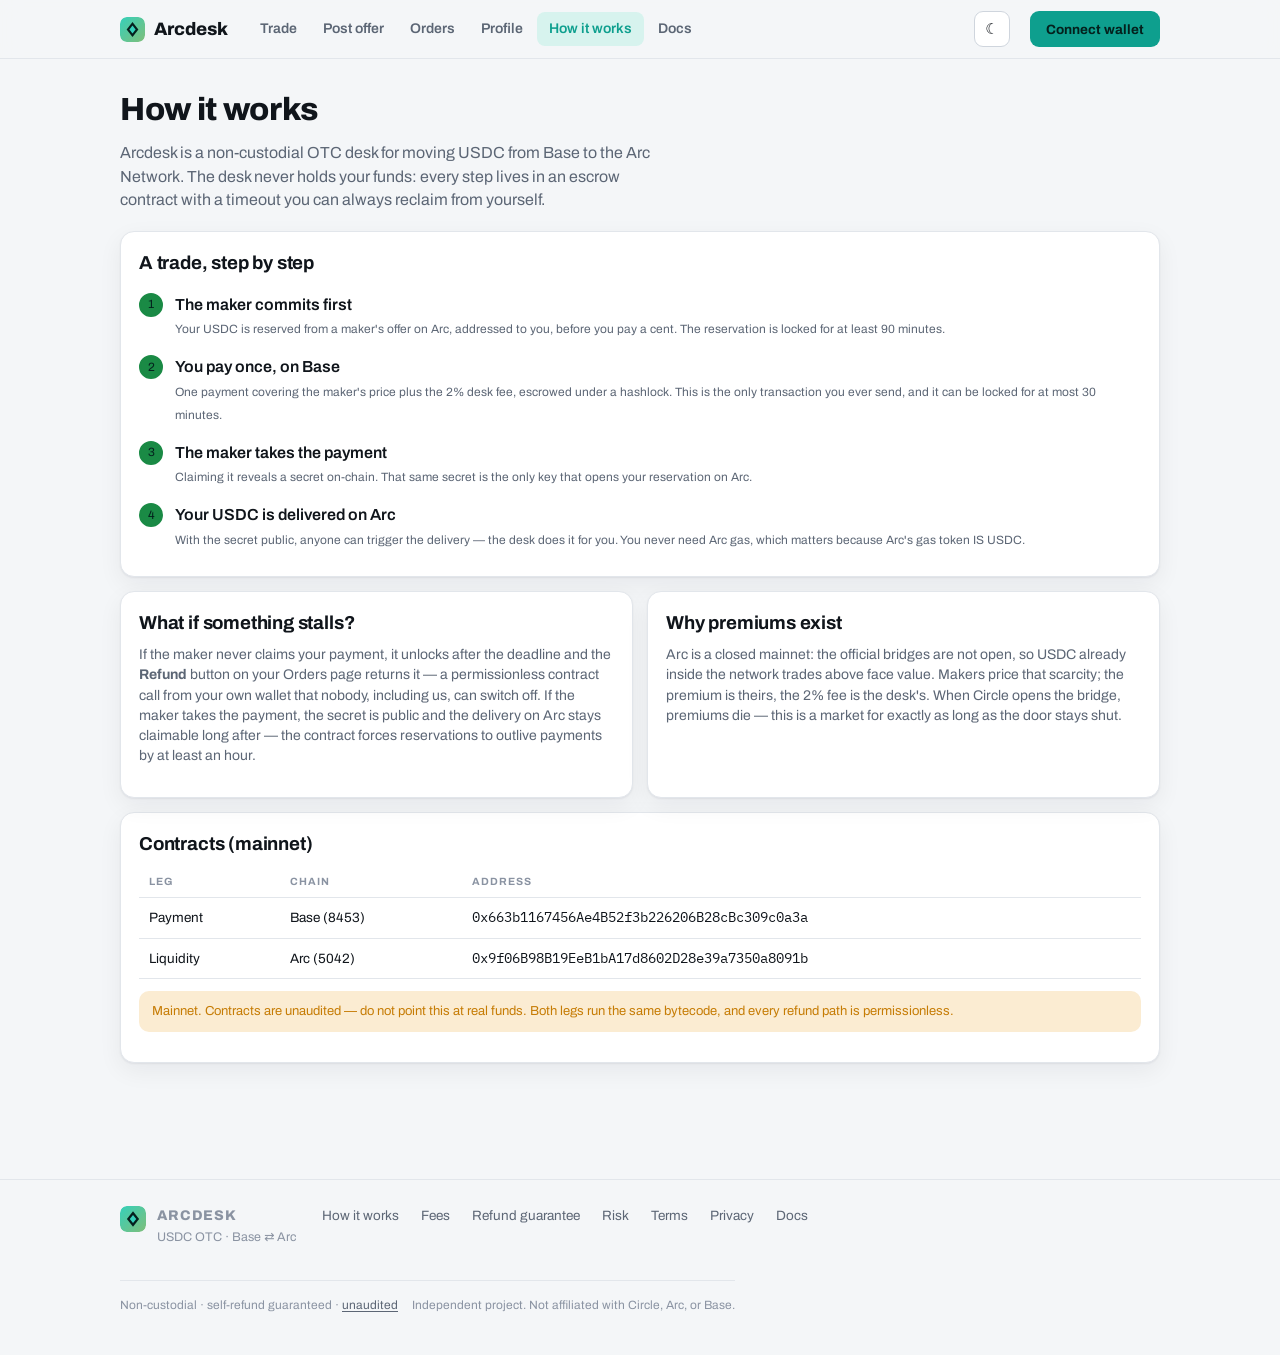
<file: web/how.html>
<!DOCTYPE html>
<html lang="en">
<head>
<meta charset="utf-8">
<meta name="viewport" content="width=device-width, initial-scale=1">
<title>How it works · Arcdesk</title>
<meta name="description" content="Maker commits first, you pay once, delivery lands on Arc without you ever needing Arc gas.">
<link rel="canonical" href="https://arcdesk.exchange/how.html">
<meta property="og:type" content="website">
<meta property="og:site_name" content="Arcdesk">
<meta property="og:title" content="How Arcdesk works">
<meta property="og:description" content="Maker commits first, you pay once, delivery lands on Arc without you ever needing Arc gas.">
<meta property="og:url" content="https://arcdesk.exchange/how.html">
<meta property="og:image" content="https://arcdesk.exchange/og.png">
<meta property="og:image:width" content="1200">
<meta property="og:image:height" content="630">
<meta property="og:image:alt" content="Arcdesk order book: asks and bids for USDC between Base and Arc">
<meta name="twitter:card" content="summary_large_image">
<meta name="twitter:title" content="How Arcdesk works">
<meta name="twitter:description" content="Maker commits first, you pay once, delivery lands on Arc without you ever needing Arc gas.">
<meta name="twitter:image" content="https://arcdesk.exchange/og.png">
<meta name="theme-color" content="#0d1117">
<link rel="icon" type="image/svg+xml" href="favicon.svg">
<link rel="preconnect" href="https://fonts.googleapis.com">
<link rel="preconnect" href="https://fonts.gstatic.com" crossorigin>
<link rel="stylesheet" href="https://fonts.googleapis.com/css2?family=Archivo:wght@500;600;700;800&family=IBM+Plex+Mono:wght@400;500;600&display=swap">
<link rel="stylesheet" href="style.css">
</head>
<body>
<header><div class="wrap bar">
  <a class="brand" href="index.html"><svg class="spark" viewBox="0 0 64 64" aria-hidden="true"><defs><linearGradient id="am" x1="0" y1="0" x2="1" y2="1"><stop offset="0" stop-color="#35d0ba"/><stop offset="1" stop-color="#7fbe7a"/></linearGradient></defs><rect width="64" height="64" rx="16" fill="url(#am)"/><path d="M32 13 L47 32 L32 51 L17 32 Z" fill="#05201d"/><path d="M32 22 L40 32 L32 42 L24 32 Z" fill="#35d0ba"/></svg> Arcdesk</a>
  <nav class="menu">
    <a href="index.html" data-page="trade">Trade</a>
    <a href="post.html" data-page="post">Post offer</a>
    <a href="orders.html" data-page="orders">Orders</a>
    <a href="profile.html" data-page="profile">Profile</a>
    <a href="how.html" data-page="how">How it works</a>
    <a href="docs.html" data-page="docs">Docs</a>
  </nav>
  <div class="grow"></div>
  <button class="themebtn" id="themebtn" aria-label="Toggle theme">☾</button>
  <button class="connect" id="connect">Connect wallet</button>
</div></header>
<main><div class="wrap">

<div class="pagehead">
  <h1>How it works</h1>
  <p>Arcdesk is a non-custodial OTC desk for moving USDC from Base to the Arc Network. The desk
  never holds your funds: every step lives in an escrow contract with a timeout you can always
  reclaim from yourself.</p>
</div>
<div class="card" style="margin-bottom:14px">
  <h3>A trade, step by step</h3>
  <ul class="steps">
    <li class="done"><span class="k">1</span><div class="tx"><b>The maker commits first</b>
      <span>Your USDC is reserved from a maker's offer on Arc, addressed to you, before you pay a cent. The reservation is locked for at least 90 minutes.</span></div></li>
    <li class="done"><span class="k">2</span><div class="tx"><b>You pay once, on Base</b>
      <span>One payment covering the maker's price plus the 2% desk fee, escrowed under a hashlock. This is the only transaction you ever send, and it can be locked for at most 30 minutes.</span></div></li>
    <li class="done"><span class="k">3</span><div class="tx"><b>The maker takes the payment</b>
      <span>Claiming it reveals a secret on-chain. That same secret is the only key that opens your reservation on Arc.</span></div></li>
    <li class="done"><span class="k">4</span><div class="tx"><b>Your USDC is delivered on Arc</b>
      <span>With the secret public, anyone can trigger the delivery — the desk does it for you. You never need Arc gas, which matters because Arc's gas token IS USDC.</span></div></li>
  </ul>
</div>
<div class="grid2">
  <div class="card">
    <h3>What if something stalls?</h3>
    <p style="color:var(--muted);font-size:14px">If the maker never claims your payment, it unlocks
    after the deadline and the <b>Refund</b> button on your Orders page returns it — a permissionless
    contract call from your own wallet that nobody, including us, can switch off. If the maker takes
    the payment, the secret is public and the delivery on Arc stays claimable long after — the
    contract forces reservations to outlive payments by at least an hour.</p>
  </div>
  <div class="card">
    <h3>Why premiums exist</h3>
    <p style="color:var(--muted);font-size:14px">Arc is a closed mainnet: the official bridges are
    not open, so USDC already inside the network trades above face value. Makers price that scarcity;
    the premium is theirs, the 2% fee is the desk's. When Circle opens the bridge, premiums die —
    this is a market for exactly as long as the door stays shut.</p>
  </div>
</div>
<div class="card" style="margin-top:14px">
  <h3>Contracts (mainnet)</h3>
  <div class="tblwrap"><table class="tbl">
    <tr><th>Leg</th><th>Chain</th><th>Address</th></tr>
    <tr><td>Payment</td><td>Base (8453)</td><td class="mono">0x663b1167456Ae4B52f3b226206B28cBc309c0a3a</td></tr>
    <tr><td>Liquidity</td><td>Arc (5042)</td><td class="mono">0x9f06B98B19EeB1bA17d8602D28e39a7350a8091b</td></tr>
  </table></div>
  <p class="note warn" style="margin-top:12px">Mainnet. Contracts are unaudited — do not point
  this at real funds. Both legs run the same bytecode, and every refund path is permissionless.</p>
</div>

</div></main>

<script src="app.js"></script>
<script>initNav("how");</script>
<footer class="sitefoot"><div class="wrap">
  <div class="inner">
    <div class="brandcol">
      <svg class="spark" viewBox="0 0 64 64" aria-hidden="true"><defs><linearGradient id="am" x1="0" y1="0" x2="1" y2="1"><stop offset="0" stop-color="#35d0ba"/><stop offset="1" stop-color="#7fbe7a"/></linearGradient></defs><rect width="64" height="64" rx="16" fill="url(#am)"/><path d="M32 13 L47 32 L32 51 L17 32 Z" fill="#05201d"/><path d="M32 22 L40 32 L32 42 L24 32 Z" fill="#35d0ba"/></svg>
      <div><div class="bname">Arcdesk</div><div class="btag">USDC OTC &middot; Base &#8644; Arc</div></div>
    </div>
    <nav>
      <a href="how.html">How it works</a>
      <a href="fees.html">Fees</a>
      <a href="refunds.html">Refund guarantee</a>
      <a href="risk.html">Risk</a>
      <a href="terms.html">Terms</a>
      <a href="privacy.html">Privacy</a>
      <a href="docs.html">Docs</a>
    </nav>
  </div>
  <div class="fine">
    <span>Non-custodial &middot; self-refund guaranteed &middot; <a href="risk.html">unaudited</a></span>
    <span>Independent project. Not affiliated with Circle, Arc, or Base.</span>
  </div>
</div></footer>
</body>
</html>
</file>
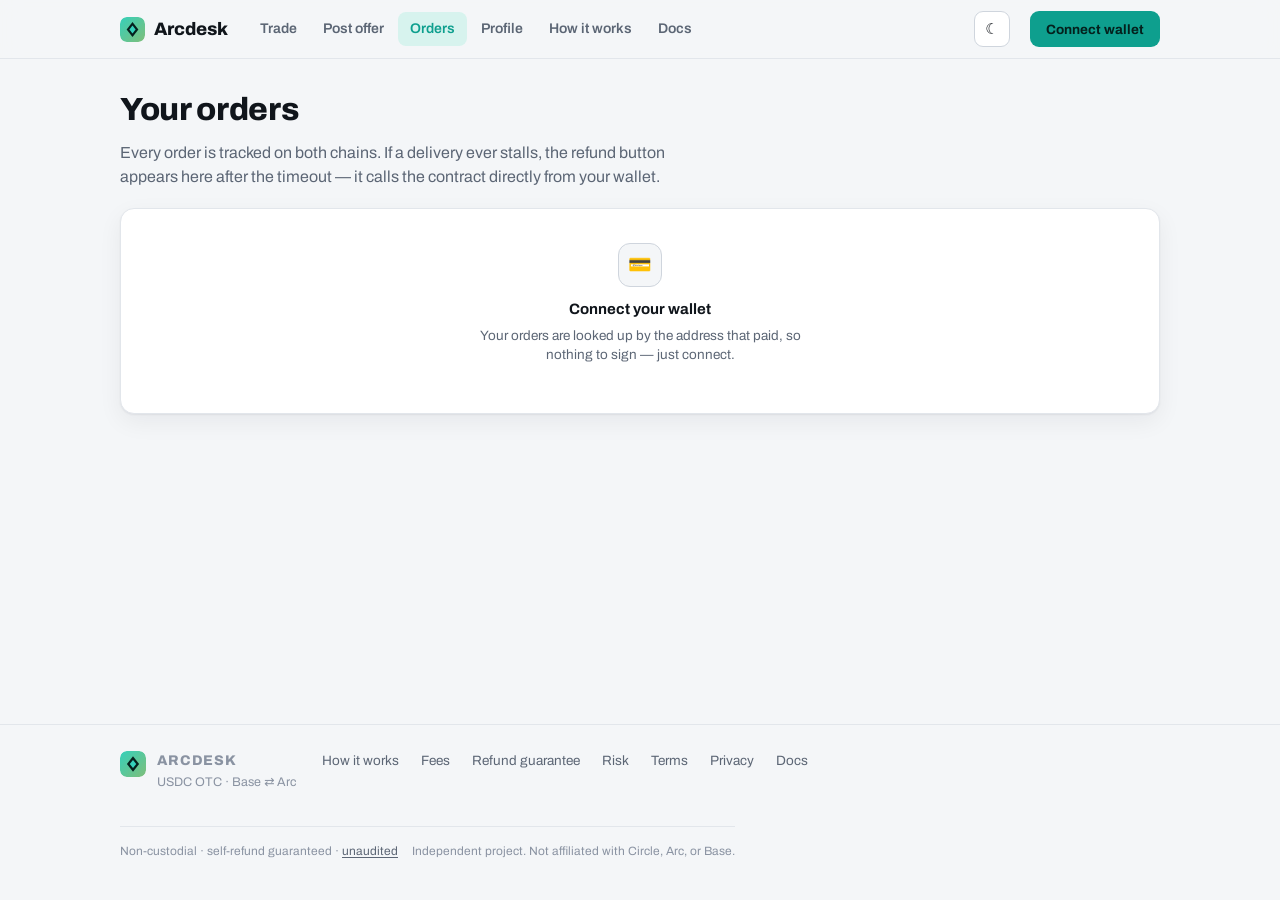
<file: web/orders.html>
<!DOCTYPE html>
<html lang="en">
<head>
<meta charset="utf-8">
<meta name="viewport" content="width=device-width, initial-scale=1">
<title>Orders · Arcdesk</title>
<meta name="description" content="Track settlement across both chains and claim a refund yourself once a deadline passes.">
<link rel="canonical" href="https://arcdesk.exchange/orders.html">
<meta property="og:type" content="website">
<meta property="og:site_name" content="Arcdesk">
<meta property="og:title" content="Your Arcdesk orders">
<meta property="og:description" content="Track settlement across both chains and claim a refund yourself once a deadline passes.">
<meta property="og:url" content="https://arcdesk.exchange/orders.html">
<meta property="og:image" content="https://arcdesk.exchange/og.png">
<meta property="og:image:width" content="1200">
<meta property="og:image:height" content="630">
<meta property="og:image:alt" content="Arcdesk order book: asks and bids for USDC between Base and Arc">
<meta name="twitter:card" content="summary_large_image">
<meta name="twitter:title" content="Your Arcdesk orders">
<meta name="twitter:description" content="Track settlement across both chains and claim a refund yourself once a deadline passes.">
<meta name="twitter:image" content="https://arcdesk.exchange/og.png">
<meta name="theme-color" content="#0d1117">
<link rel="icon" type="image/svg+xml" href="favicon.svg">
<link rel="preconnect" href="https://fonts.googleapis.com">
<link rel="preconnect" href="https://fonts.gstatic.com" crossorigin>
<link rel="stylesheet" href="https://fonts.googleapis.com/css2?family=Archivo:wght@500;600;700;800&family=IBM+Plex+Mono:wght@400;500;600&display=swap">
<link rel="stylesheet" href="style.css">
</head>
<body>
<header><div class="wrap bar">
  <a class="brand" href="index.html"><svg class="spark" viewBox="0 0 64 64" aria-hidden="true"><defs><linearGradient id="am" x1="0" y1="0" x2="1" y2="1"><stop offset="0" stop-color="#35d0ba"/><stop offset="1" stop-color="#7fbe7a"/></linearGradient></defs><rect width="64" height="64" rx="16" fill="url(#am)"/><path d="M32 13 L47 32 L32 51 L17 32 Z" fill="#05201d"/><path d="M32 22 L40 32 L32 42 L24 32 Z" fill="#35d0ba"/></svg> Arcdesk</a>
  <nav class="menu">
    <a href="index.html" data-page="trade">Trade</a>
    <a href="post.html" data-page="post">Post offer</a>
    <a href="orders.html" data-page="orders">Orders</a>
    <a href="profile.html" data-page="profile">Profile</a>
    <a href="how.html" data-page="how">How it works</a>
    <a href="docs.html" data-page="docs">Docs</a>
  </nav>
  <div class="grow"></div>
  <button class="themebtn" id="themebtn" aria-label="Toggle theme">☾</button>
  <button class="connect" id="connect">Connect wallet</button>
</div></header>
<main><div class="wrap">

<div class="pagehead">
  <h1>Your orders</h1>
  <p>Every order is tracked on both chains. If a delivery ever stalls, the refund button appears
  here after the timeout — it calls the contract directly from your wallet.</p>
</div>
<div id="olist"><div class="emptystate"><div class="mark">&#128179;</div><b>Connect your wallet</b>
  <p>Your orders are looked up by the address that paid, so nothing to sign — just connect.</p></div></div>

</div></main>

<script src="app.js"></script>
<script>
initNav("orders");
async function load() {
  if (!wallet.addr) return;
  try {
    const { orders } = await api("/address/" + wallet.addr + "/orders");
    if (!orders.length) { $("#olist").innerHTML = '<div class="emptystate"><div class="mark">&#8646;</div><b>No orders yet</b>' +
      '<p>Once you take an order from the book it appears here, tracked across both chains ' +
      'until it settles — with a refund button if it ever stalls.</p>' +
      '<a class="cta2" href="index.html">Open the order book</a></div>'; return; }
    const now = Math.floor(Date.now() / 1000);
    $("#olist").innerHTML = '<div class="tblwrap"><table class="tbl"><tr><th>Order</th><th>Bought</th><th>Paid</th><th>Status</th><th>When</th><th></th></tr>' +
      orders.map((o) => {
        const refundable = o.status === "paid" && now >= o.payDeadline;
        return "<tr><td class='mono'>" + o.orderId.slice(0, 10) + "…</td>" +
          "<td class='mono'>" + fmt6(o.amount) + "</td>" +
          "<td class='mono'>" + fmt6(String(BigInt(o.proceeds) + BigInt(o.fee))) + "</td>" +
          "<td>" + statusBadge(o.status) + "</td>" +
          "<td style='color:var(--faint)'>" + new Date(o.createdAt * 1000).toLocaleString() + "</td>" +
          "<td>" + (refundable ? "<button class='ghost' data-r='" + o.orderId + "'>Refund</button>" : "") + "</td></tr>";
      }).join("") + "</table></div>";
    $$("[data-r]").forEach((b) => b.addEventListener("click", async () => {
      try {
        const h = await api("/health");
        const tx = await wallet.send(h.sourceEscrow, dataRefund(b.dataset.r, wallet.addr));
        await wallet.waitTx(tx);
        toast("Refund claimed. Your USDC is back.");
        load();
      } catch (e) { toast(e.message, "err"); }
    }));
  } catch (e) { $("#olist").innerHTML = '<p class="note err">' + e.message + "</p>"; }
}
if (wallet.addr) load(); else $("#connect").addEventListener("click", () => setTimeout(load, 800));
setInterval(load, 10000);
</script>
<footer class="sitefoot"><div class="wrap">
  <div class="inner">
    <div class="brandcol">
      <svg class="spark" viewBox="0 0 64 64" aria-hidden="true"><defs><linearGradient id="am" x1="0" y1="0" x2="1" y2="1"><stop offset="0" stop-color="#35d0ba"/><stop offset="1" stop-color="#7fbe7a"/></linearGradient></defs><rect width="64" height="64" rx="16" fill="url(#am)"/><path d="M32 13 L47 32 L32 51 L17 32 Z" fill="#05201d"/><path d="M32 22 L40 32 L32 42 L24 32 Z" fill="#35d0ba"/></svg>
      <div><div class="bname">Arcdesk</div><div class="btag">USDC OTC &middot; Base &#8644; Arc</div></div>
    </div>
    <nav>
      <a href="how.html">How it works</a>
      <a href="fees.html">Fees</a>
      <a href="refunds.html">Refund guarantee</a>
      <a href="risk.html">Risk</a>
      <a href="terms.html">Terms</a>
      <a href="privacy.html">Privacy</a>
      <a href="docs.html">Docs</a>
    </nav>
  </div>
  <div class="fine">
    <span>Non-custodial &middot; self-refund guaranteed &middot; <a href="risk.html">unaudited</a></span>
    <span>Independent project. Not affiliated with Circle, Arc, or Base.</span>
  </div>
</div></footer>
</body>
</html>
</file>
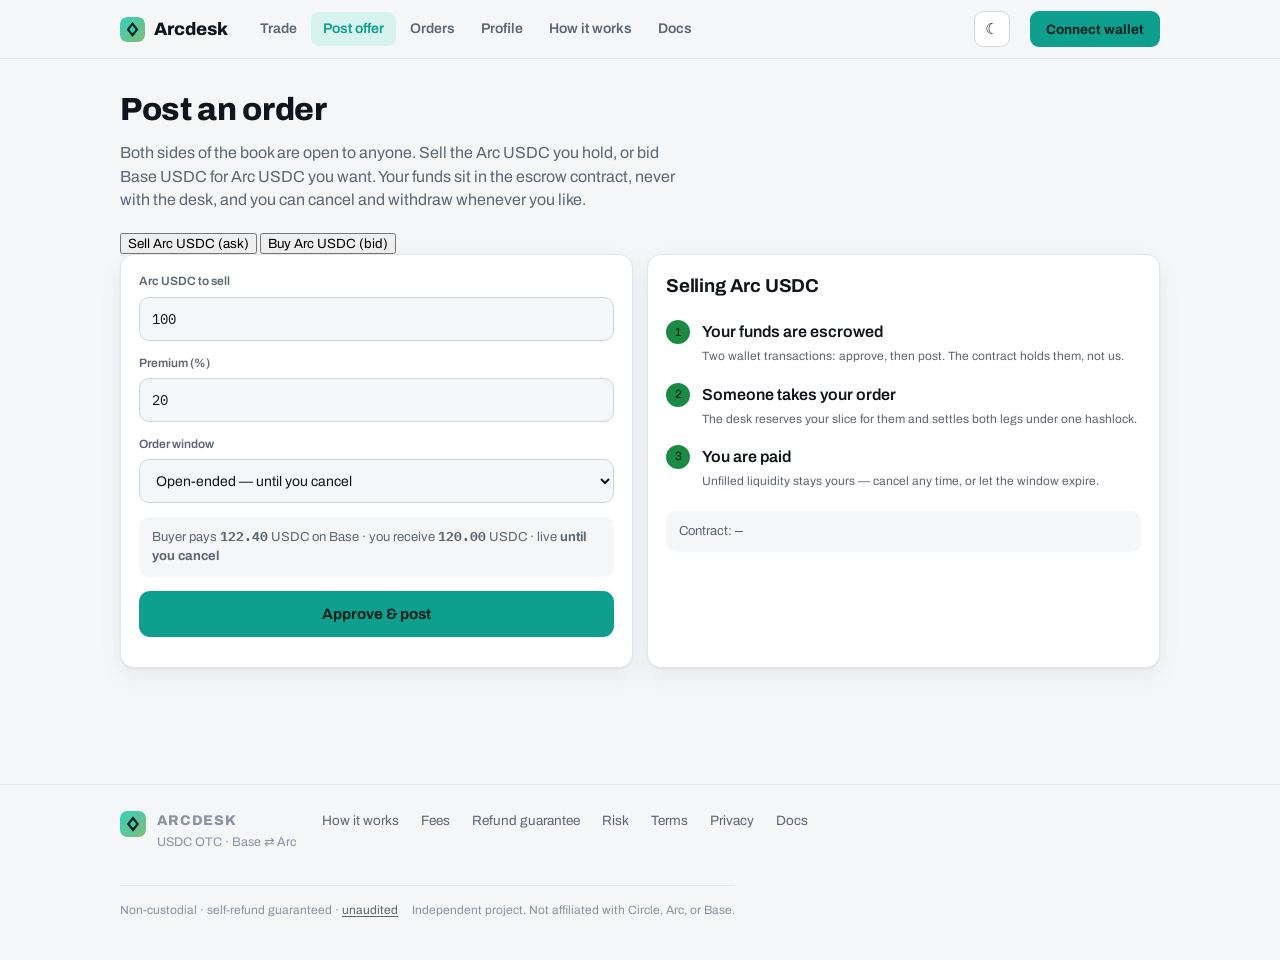
<file: web/post.html>
<!DOCTYPE html>
<html lang="en">
<head>
<meta charset="utf-8">
<meta name="viewport" content="width=device-width, initial-scale=1">
<title>Post offer · Arcdesk</title>
<meta name="description" content="Sell the Arc USDC you hold or bid Base USDC for it. Both sides of the book are open to anyone.">
<link rel="canonical" href="https://arcdesk.exchange/post.html">
<meta property="og:type" content="website">
<meta property="og:site_name" content="Arcdesk">
<meta property="og:title" content="Post an order on Arcdesk">
<meta property="og:description" content="Sell the Arc USDC you hold or bid Base USDC for it. Both sides of the book are open to anyone.">
<meta property="og:url" content="https://arcdesk.exchange/post.html">
<meta property="og:image" content="https://arcdesk.exchange/og.png">
<meta property="og:image:width" content="1200">
<meta property="og:image:height" content="630">
<meta property="og:image:alt" content="Arcdesk order book: asks and bids for USDC between Base and Arc">
<meta name="twitter:card" content="summary_large_image">
<meta name="twitter:title" content="Post an order on Arcdesk">
<meta name="twitter:description" content="Sell the Arc USDC you hold or bid Base USDC for it. Both sides of the book are open to anyone.">
<meta name="twitter:image" content="https://arcdesk.exchange/og.png">
<meta name="theme-color" content="#0d1117">
<link rel="icon" type="image/svg+xml" href="favicon.svg">
<link rel="preconnect" href="https://fonts.googleapis.com">
<link rel="preconnect" href="https://fonts.gstatic.com" crossorigin>
<link rel="stylesheet" href="https://fonts.googleapis.com/css2?family=Archivo:wght@500;600;700;800&family=IBM+Plex+Mono:wght@400;500;600&display=swap">
<link rel="stylesheet" href="style.css">
</head>
<body>
<header><div class="wrap bar">
  <a class="brand" href="index.html"><svg class="spark" viewBox="0 0 64 64" aria-hidden="true"><defs><linearGradient id="am" x1="0" y1="0" x2="1" y2="1"><stop offset="0" stop-color="#35d0ba"/><stop offset="1" stop-color="#7fbe7a"/></linearGradient></defs><rect width="64" height="64" rx="16" fill="url(#am)"/><path d="M32 13 L47 32 L32 51 L17 32 Z" fill="#05201d"/><path d="M32 22 L40 32 L32 42 L24 32 Z" fill="#35d0ba"/></svg> Arcdesk</a>
  <nav class="menu">
    <a href="index.html" data-page="trade">Trade</a>
    <a href="post.html" data-page="post">Post offer</a>
    <a href="orders.html" data-page="orders">Orders</a>
    <a href="profile.html" data-page="profile">Profile</a>
    <a href="how.html" data-page="how">How it works</a>
    <a href="docs.html" data-page="docs">Docs</a>
  </nav>
  <div class="grow"></div>
  <button class="themebtn" id="themebtn" aria-label="Toggle theme">☾</button>
  <button class="connect" id="connect">Connect wallet</button>
</div></header>
<main><div class="wrap">

<div class="pagehead">
  <h1>Post an order</h1>
  <p>Both sides of the book are open to anyone. Sell the Arc USDC you hold, or bid Base USDC for
  Arc USDC you want. Your funds sit in the escrow contract, never with the desk, and you can
  cancel and withdraw whenever you like.</p>
</div>

<div class="tabs" role="tablist" style="margin-top:0">
  <button class="tab" role="tab" aria-selected="true" data-side="ask">Sell Arc USDC (ask)</button>
  <button class="tab" role="tab" aria-selected="false" data-side="bid">Buy Arc USDC (bid)</button>
</div>

<div class="grid2">
  <div class="card">
    <div class="field">
      <label for="po-amt" id="po-amtlabel">Arc USDC to sell</label>
      <input class="input" id="po-amt" inputmode="decimal" value="100">
    </div>
    <div class="field">
      <label for="po-prem" id="po-premlabel">Premium (%)</label>
      <input class="input" id="po-prem" inputmode="decimal" value="20">
    </div>
    <div class="field">
      <label for="po-exp">Order window</label>
      <select class="input" id="po-exp" style="font-family:inherit">
        <option value="0">Open-ended — until you cancel</option>
        <option value="300">5 minutes</option>
        <option value="600">10 minutes</option>
        <option value="1800">30 minutes</option>
        <option value="3600">1 hour</option>
        <option value="86400">24 hours</option>
      </select>
    </div>
    <div class="note" id="po-preview" style="margin-bottom:14px"></div>
    <button class="cta" id="po-go">Approve &amp; post</button>
    <div id="po-status" style="margin-top:12px"></div>
  </div>

  <div class="card">
    <h3 id="po-helptitle">Selling Arc USDC</h3>
    <p style="color:var(--muted);font-size:14px" id="po-help"></p>
    <ul class="steps" style="margin-top:6px">
      <li class="done"><span class="k">1</span><div class="tx"><b>Your funds are escrowed</b>
        <span>Two wallet transactions: approve, then post. The contract holds them, not us.</span></div></li>
      <li class="done"><span class="k">2</span><div class="tx"><b>Someone takes your order</b>
        <span>The desk reserves your slice for them and settles both legs under one hashlock.</span></div></li>
      <li class="done"><span class="k">3</span><div class="tx"><b>You are paid</b>
        <span>Unfilled liquidity stays yours — cancel any time, or let the window expire.</span></div></li>
    </ul>
    <p class="note" style="margin-top:12px">Contract: <span class="mono" id="po-contract">—</span></p>
  </div>
</div>
</div></main>

<script src="app.js"></script>
<script>
initNav("post");
let side = "ask", ESCROWS = null;

const COPY = {
  ask: {
    amt: "Arc USDC to sell", prem: "Premium (%)",
    title: "Selling Arc USDC",
    help: "You escrow Arc USDC. A buyer pays on Base at your premium plus the 2% desk fee, and " +
          "the contract releases your USDC to them only once your payment is claimable.",
  },
  bid: {
    amt: "Arc USDC you want", prem: "Premium you'll pay (%)",
    title: "Bidding for Arc USDC",
    help: "You escrow Base USDC. Whoever holds Arc USDC can fill your bid: they send Arc USDC to " +
          "your address and take your escrowed Base USDC. You never need Arc gas.",
  },
};

document.querySelectorAll(".tab[data-side]").forEach((t) => t.addEventListener("click", () => {
  document.querySelectorAll(".tab[data-side]").forEach((x) => x.setAttribute("aria-selected", "false"));
  t.setAttribute("aria-selected", "true");
  side = t.dataset.side;
  $("#po-amtlabel").textContent = COPY[side].amt;
  $("#po-premlabel").textContent = COPY[side].prem;
  $("#po-helptitle").textContent = COPY[side].title;
  $("#po-help").textContent = COPY[side].help;
  $("#po-contract").textContent = ESCROWS ? (side === "ask" ? ESCROWS.arc : ESCROWS.source) : "—";
  preview();
}));

function preview() {
  const amt = parseFloat($("#po-amt").value) || 0;
  const prem = parseFloat($("#po-prem").value) || 0;
  const exp = parseInt($("#po-exp").value || "0", 10);
  const gross = amt * (1 + prem / 100);
  const window_ = exp === 0 ? "<b>until you cancel</b>" : "<b>" + (exp / 60) + " min</b>";
  $("#po-preview").innerHTML = side === "ask"
    ? "Buyer pays <b class='mono'>" + (gross * 1.02).toFixed(2) + "</b> USDC on Base · you receive <b class='mono'>" +
      gross.toFixed(2) + "</b> USDC · live " + window_
    : "You escrow <b class='mono'>" + (gross * 1.02).toFixed(2) + "</b> USDC on Base · seller delivers <b class='mono'>" +
      amt.toFixed(2) + "</b> Arc USDC · live " + window_;
}
["po-amt", "po-prem"].forEach((id) => $("#" + id).addEventListener("input", preview));
$("#po-exp").addEventListener("change", preview);

api("/health").then((h) => {
  ESCROWS = { arc: h.arcEscrow, source: h.sourceEscrow };
  $("#po-contract").textContent = ESCROWS.arc;
}).catch(() => {});

$("#po-go").addEventListener("click", async () => {
  const st = (m, cls) => $("#po-status").innerHTML = m ? `<div class="note ${cls || ''}">${m}</div>` : "";
  try {
    if (!ESCROWS) return st("Desk API unreachable — cannot read the escrow addresses.", "err");
    if (!wallet.addr) await wallet.connect();
    const amt = parseFloat($("#po-amt").value) || 0;
    const prem = parseFloat($("#po-prem").value) || 0;
    const exp = parseInt($("#po-exp").value || "0", 10);
    if (amt <= 0) return st("Enter an amount.", "err");
    const premBps = Math.round(prem * 100);
    if (premBps < 0 || premBps > 65535) return st("Premium must be between 0 and 655.35%.", "err");

    // An ask escrows Arc USDC on Arc; a bid escrows Base USDC on the source chain, sized to
    // cover the Arc USDC wanted plus the premium and fee the filler is paid.
    const isAsk = side === "ask";
    const chain = isAsk ? "arc" : "source";
    const escrow = isAsk ? ESCROWS.arc : ESCROWS.source;
    const token = isAsk ? CFG.arcUsdc : CFG.sourceUsdc;
    const amount6 = isAsk
      ? BigInt(Math.round(amt * 1e6))
      : BigInt(Math.round(amt * (1 + prem / 100) * 1.02 * 1e6));

    $("#po-go").disabled = true;
    const rnd = crypto.getRandomValues(new Uint8Array(32));
    const offerId = "0x" + Array.from(rnd).map((b) => b.toString(16).padStart(2, "0")).join("");
    const expiry = exp === 0 ? 0 : Math.floor(Date.now() / 1000) + exp;

    st("Approve the USDC spend in your wallet…");
    const txA = await wallet.send(token, dataApprove(escrow, amount6), chain);
    await wallet.waitTx(txA, chain);

    st("Now confirm the order in your wallet…");
    const data = SEL_POST_OFFER + pad32(offerId) + padNum(amount6) + padNum(premBps) + padNum(expiry);
    const txP = await wallet.send(escrow, data, chain);
    await wallet.waitTx(txP, chain);

    st("Posted. It appears in the order book within about 15 seconds.", "");
    toast("Order posted.");
    setTimeout(() => (location.href = "index.html"), 2500);
  } catch (e) {
    st(e.message, "err");
  } finally { $("#po-go").disabled = false; }
});

preview();
</script>
<footer class="sitefoot"><div class="wrap">
  <div class="inner">
    <div class="brandcol">
      <svg class="spark" viewBox="0 0 64 64" aria-hidden="true"><defs><linearGradient id="am" x1="0" y1="0" x2="1" y2="1"><stop offset="0" stop-color="#35d0ba"/><stop offset="1" stop-color="#7fbe7a"/></linearGradient></defs><rect width="64" height="64" rx="16" fill="url(#am)"/><path d="M32 13 L47 32 L32 51 L17 32 Z" fill="#05201d"/><path d="M32 22 L40 32 L32 42 L24 32 Z" fill="#35d0ba"/></svg>
      <div><div class="bname">Arcdesk</div><div class="btag">USDC OTC &middot; Base &#8644; Arc</div></div>
    </div>
    <nav>
      <a href="how.html">How it works</a>
      <a href="fees.html">Fees</a>
      <a href="refunds.html">Refund guarantee</a>
      <a href="risk.html">Risk</a>
      <a href="terms.html">Terms</a>
      <a href="privacy.html">Privacy</a>
      <a href="docs.html">Docs</a>
    </nav>
  </div>
  <div class="fine">
    <span>Non-custodial &middot; self-refund guaranteed &middot; <a href="risk.html">unaudited</a></span>
    <span>Independent project. Not affiliated with Circle, Arc, or Base.</span>
  </div>
</div></footer>
</body>
</html>
</file>
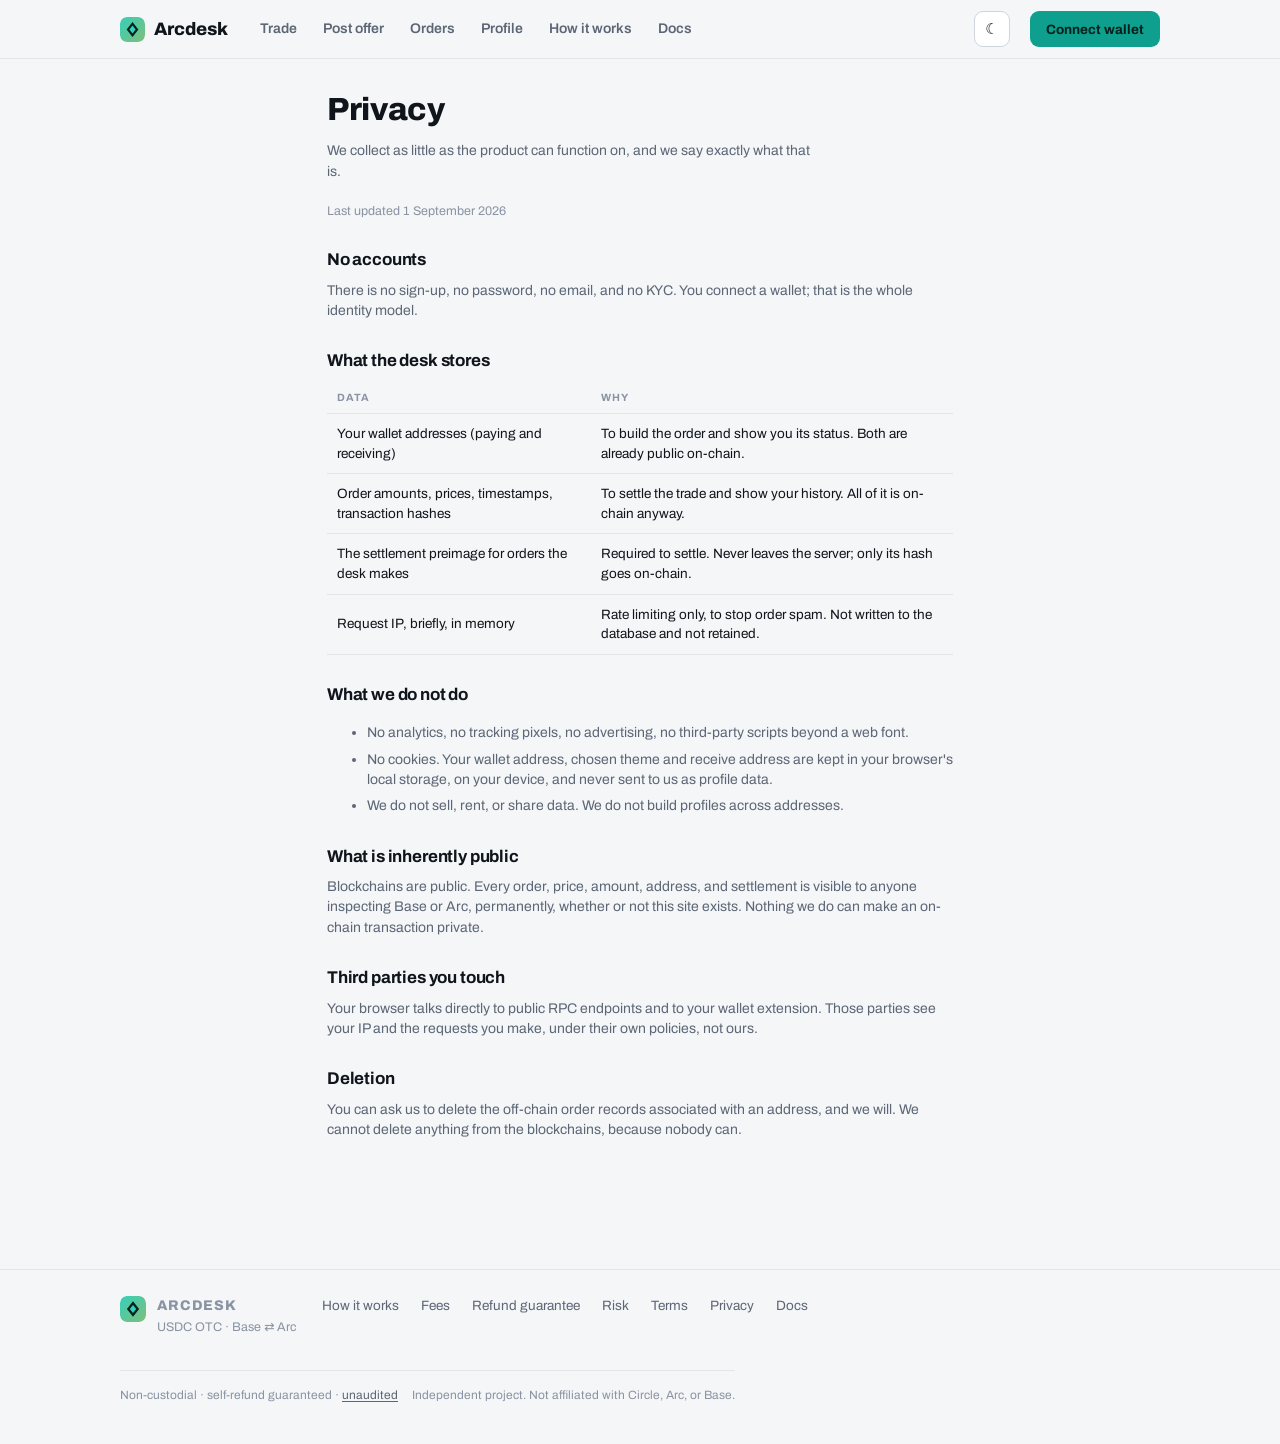
<file: web/privacy.html>
<!DOCTYPE html>
<html lang="en">
<head>
<meta charset="utf-8">
<meta name="viewport" content="width=device-width, initial-scale=1">
<title>Privacy · Arcdesk</title>
<meta name="description" content="No accounts, no KYC, no tracking. What the desk stores and what is inherently public on-chain.">
<link rel="canonical" href="https://arcdesk.exchange/privacy.html">
<meta property="og:type" content="website">
<meta property="og:site_name" content="Arcdesk">
<meta property="og:title" content="Arcdesk privacy">
<meta property="og:description" content="No accounts, no KYC, no tracking. What the desk stores and what is inherently public on-chain.">
<meta property="og:url" content="https://arcdesk.exchange/privacy.html">
<meta property="og:image" content="https://arcdesk.exchange/og.png">
<meta property="og:image:width" content="1200">
<meta property="og:image:height" content="630">
<meta property="og:image:alt" content="Arcdesk order book: asks and bids for USDC between Base and Arc">
<meta name="twitter:card" content="summary_large_image">
<meta name="twitter:title" content="Arcdesk privacy">
<meta name="twitter:description" content="No accounts, no KYC, no tracking. What the desk stores and what is inherently public on-chain.">
<meta name="twitter:image" content="https://arcdesk.exchange/og.png">
<meta name="theme-color" content="#0d1117">
<link rel="icon" type="image/svg+xml" href="favicon.svg">
<link rel="preconnect" href="https://fonts.googleapis.com">
<link rel="preconnect" href="https://fonts.gstatic.com" crossorigin>
<link rel="stylesheet" href="https://fonts.googleapis.com/css2?family=Archivo:wght@500;600;700;800&family=IBM+Plex+Mono:wght@400;500;600&display=swap">
<link rel="stylesheet" href="style.css">
</head>
<body>
<header><div class="wrap bar">
  <a class="brand" href="index.html"><svg class="spark" viewBox="0 0 64 64" aria-hidden="true"><defs><linearGradient id="am" x1="0" y1="0" x2="1" y2="1"><stop offset="0" stop-color="#35d0ba"/><stop offset="1" stop-color="#7fbe7a"/></linearGradient></defs><rect width="64" height="64" rx="16" fill="url(#am)"/><path d="M32 13 L47 32 L32 51 L17 32 Z" fill="#05201d"/><path d="M32 22 L40 32 L32 42 L24 32 Z" fill="#35d0ba"/></svg> Arcdesk</a>
  <nav class="menu">
    <a href="index.html" data-page="trade">Trade</a>
    <a href="post.html" data-page="post">Post offer</a>
    <a href="orders.html" data-page="orders">Orders</a>
    <a href="profile.html" data-page="profile">Profile</a>
    <a href="how.html" data-page="how">How it works</a>
    <a href="docs.html" data-page="docs">Docs</a>
  </nav>
  <div class="grow"></div>
  <button class="themebtn" id="themebtn" aria-label="Toggle theme">☾</button>
  <button class="connect" id="connect">Connect wallet</button>
</div></header>
<main><div class="wrap prose">

<div class="pagehead"><h1>Privacy</h1>
<p>We collect as little as the product can function on, and we say exactly what that is.</p></div>
<p class="updated">Last updated 1 September 2026</p>

<h2>No accounts</h2>
<p>There is no sign-up, no password, no email, and no KYC. You connect a wallet; that is the whole
identity model.</p>

<h2>What the desk stores</h2>
<div class="tblwrap"><table class="tbl">
  <tr><th>Data</th><th>Why</th></tr>
  <tr><td>Your wallet addresses (paying and receiving)</td><td>To build the order and show you its status. Both are already public on-chain.</td></tr>
  <tr><td>Order amounts, prices, timestamps, transaction hashes</td><td>To settle the trade and show your history. All of it is on-chain anyway.</td></tr>
  <tr><td>The settlement preimage for orders the desk makes</td><td>Required to settle. Never leaves the server; only its hash goes on-chain.</td></tr>
  <tr><td>Request IP, briefly, in memory</td><td>Rate limiting only, to stop order spam. Not written to the database and not retained.</td></tr>
</table></div>

<h2>What we do not do</h2>
<ul>
  <li>No analytics, no tracking pixels, no advertising, no third-party scripts beyond a web font.</li>
  <li>No cookies. Your wallet address, chosen theme and receive address are kept in your browser's local storage, on your device, and never sent to us as profile data.</li>
  <li>We do not sell, rent, or share data. We do not build profiles across addresses.</li>
</ul>

<h2>What is inherently public</h2>
<p>Blockchains are public. Every order, price, amount, address, and settlement is visible to anyone
inspecting Base or Arc, permanently, whether or not this site exists. Nothing we do can make an
on-chain transaction private.</p>

<h2>Third parties you touch</h2>
<p>Your browser talks directly to public RPC endpoints and to your wallet extension. Those parties see
your IP and the requests you make, under their own policies, not ours.</p>

<h2>Deletion</h2>
<p>You can ask us to delete the off-chain order records associated with an address, and we will. We
cannot delete anything from the blockchains, because nobody can.</p>
</div></main>

<script src="app.js"></script>
<script>initNav("privacy");</script>
<footer class="sitefoot"><div class="wrap">
  <div class="inner">
    <div class="brandcol">
      <svg class="spark" viewBox="0 0 64 64" aria-hidden="true"><defs><linearGradient id="am" x1="0" y1="0" x2="1" y2="1"><stop offset="0" stop-color="#35d0ba"/><stop offset="1" stop-color="#7fbe7a"/></linearGradient></defs><rect width="64" height="64" rx="16" fill="url(#am)"/><path d="M32 13 L47 32 L32 51 L17 32 Z" fill="#05201d"/><path d="M32 22 L40 32 L32 42 L24 32 Z" fill="#35d0ba"/></svg>
      <div><div class="bname">Arcdesk</div><div class="btag">USDC OTC &middot; Base &#8644; Arc</div></div>
    </div>
    <nav>
      <a href="how.html">How it works</a>
      <a href="fees.html">Fees</a>
      <a href="refunds.html">Refund guarantee</a>
      <a href="risk.html">Risk</a>
      <a href="terms.html">Terms</a>
      <a href="privacy.html">Privacy</a>
      <a href="docs.html">Docs</a>
    </nav>
  </div>
  <div class="fine">
    <span>Non-custodial &middot; self-refund guaranteed &middot; <a href="risk.html">unaudited</a></span>
    <span>Independent project. Not affiliated with Circle, Arc, or Base.</span>
  </div>
</div></footer>
</body>
</html>
</file>
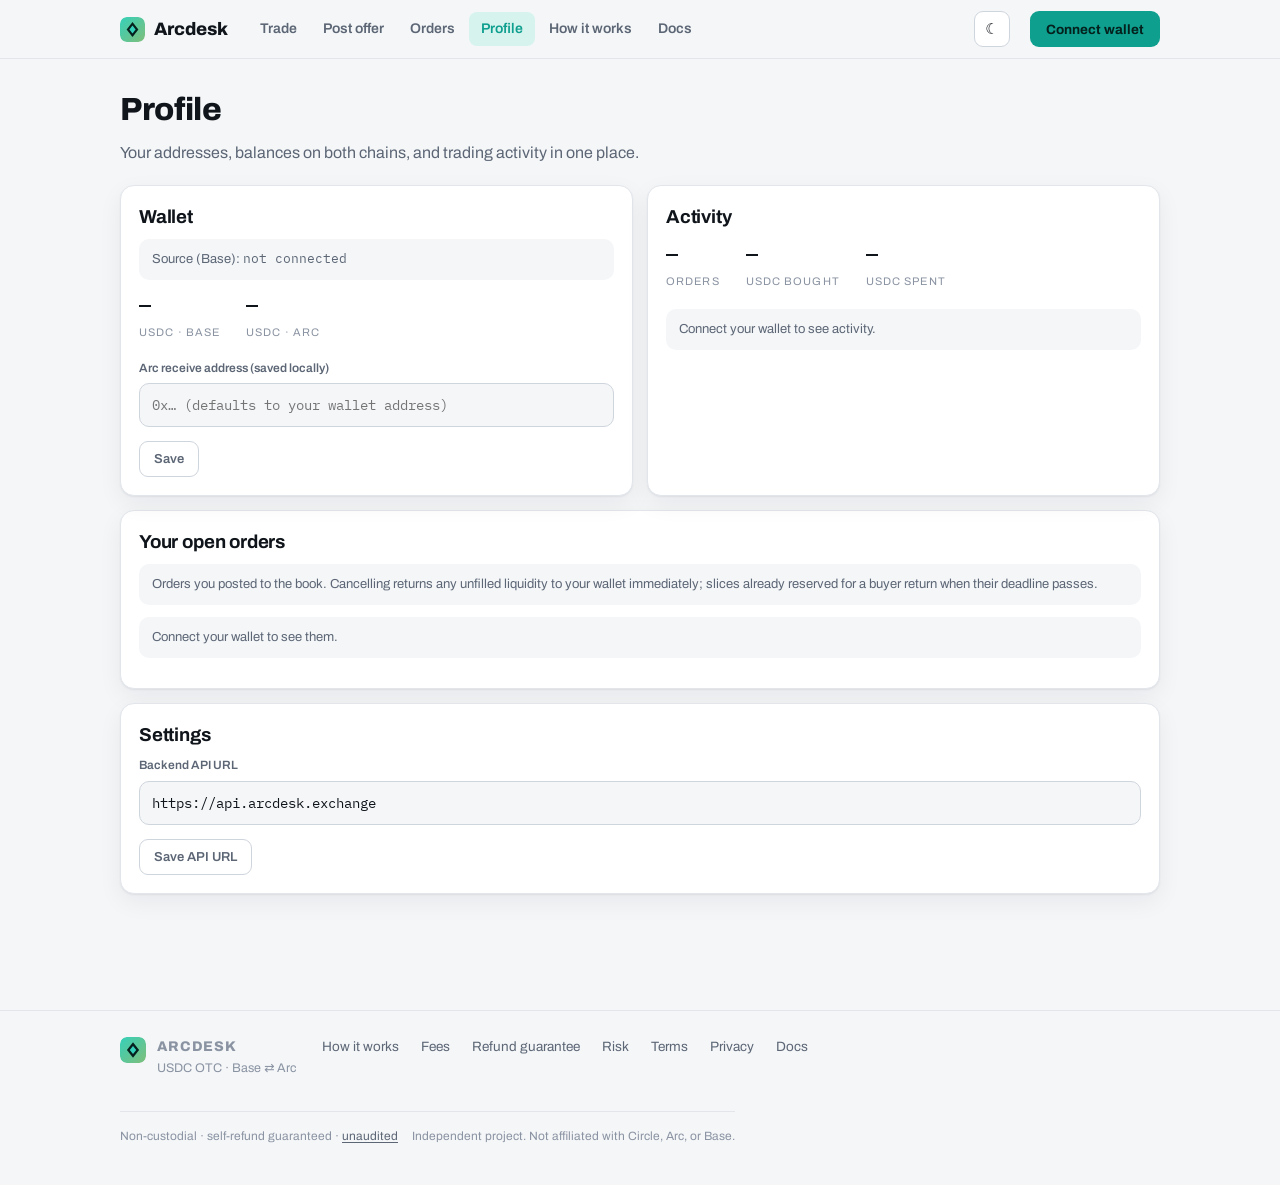
<file: web/profile.html>
<!DOCTYPE html>
<html lang="en">
<head>
<meta charset="utf-8">
<meta name="viewport" content="width=device-width, initial-scale=1">
<title>Profile · Arcdesk</title>
<meta name="description" content="Balances on both chains, your open orders, and your trading activity in one place.">
<link rel="canonical" href="https://arcdesk.exchange/profile.html">
<meta property="og:type" content="website">
<meta property="og:site_name" content="Arcdesk">
<meta property="og:title" content="Your Arcdesk profile">
<meta property="og:description" content="Balances on both chains, your open orders, and your trading activity in one place.">
<meta property="og:url" content="https://arcdesk.exchange/profile.html">
<meta property="og:image" content="https://arcdesk.exchange/og.png">
<meta property="og:image:width" content="1200">
<meta property="og:image:height" content="630">
<meta property="og:image:alt" content="Arcdesk order book: asks and bids for USDC between Base and Arc">
<meta name="twitter:card" content="summary_large_image">
<meta name="twitter:title" content="Your Arcdesk profile">
<meta name="twitter:description" content="Balances on both chains, your open orders, and your trading activity in one place.">
<meta name="twitter:image" content="https://arcdesk.exchange/og.png">
<meta name="theme-color" content="#0d1117">
<link rel="icon" type="image/svg+xml" href="favicon.svg">
<link rel="preconnect" href="https://fonts.googleapis.com">
<link rel="preconnect" href="https://fonts.gstatic.com" crossorigin>
<link rel="stylesheet" href="https://fonts.googleapis.com/css2?family=Archivo:wght@500;600;700;800&family=IBM+Plex+Mono:wght@400;500;600&display=swap">
<link rel="stylesheet" href="style.css">
</head>
<body>
<header><div class="wrap bar">
  <a class="brand" href="index.html"><svg class="spark" viewBox="0 0 64 64" aria-hidden="true"><defs><linearGradient id="am" x1="0" y1="0" x2="1" y2="1"><stop offset="0" stop-color="#35d0ba"/><stop offset="1" stop-color="#7fbe7a"/></linearGradient></defs><rect width="64" height="64" rx="16" fill="url(#am)"/><path d="M32 13 L47 32 L32 51 L17 32 Z" fill="#05201d"/><path d="M32 22 L40 32 L32 42 L24 32 Z" fill="#35d0ba"/></svg> Arcdesk</a>
  <nav class="menu">
    <a href="index.html" data-page="trade">Trade</a>
    <a href="post.html" data-page="post">Post offer</a>
    <a href="orders.html" data-page="orders">Orders</a>
    <a href="profile.html" data-page="profile">Profile</a>
    <a href="how.html" data-page="how">How it works</a>
    <a href="docs.html" data-page="docs">Docs</a>
  </nav>
  <div class="grow"></div>
  <button class="themebtn" id="themebtn" aria-label="Toggle theme">☾</button>
  <button class="connect" id="connect">Connect wallet</button>
</div></header>
<main><div class="wrap">

<div class="pagehead">
  <h1>Profile</h1>
  <p>Your addresses, balances on both chains, and trading activity in one place.</p>
</div>
<div class="grid2">
  <div class="card">
    <h3>Wallet</h3>
    <p class="note" style="margin-bottom:10px">Source (Base): <span class="mono" id="pr-addr">not connected</span></p>
    <div class="statrow">
      <div class="s"><b class="mono" id="pr-src">—</b><span>USDC · Base</span></div>
      <div class="s"><b class="mono" id="pr-arc">—</b><span>USDC · Arc</span></div>
    </div>
    <div class="field"><label for="pr-arcaddr">Arc receive address (saved locally)</label>
      <input class="input" id="pr-arcaddr" placeholder="0x… (defaults to your wallet address)"></div>
    <button class="ghost" id="pr-save">Save</button>
  </div>
  <div class="card">
    <h3>Activity</h3>
    <div class="statrow">
      <div class="s"><b class="mono" id="pr-trades">—</b><span>orders</span></div>
      <div class="s"><b class="mono" id="pr-bought">—</b><span>USDC bought</span></div>
      <div class="s"><b class="mono" id="pr-spent">—</b><span>USDC spent</span></div>
    </div>
    <div id="pr-recent"><p class="note">Connect your wallet to see activity.</p></div>
  </div>
</div>
<div class="card" style="margin-top:14px">
  <h3>Your open orders</h3>
  <p class="note" style="margin-bottom:12px">Orders you posted to the book. Cancelling returns
  any unfilled liquidity to your wallet immediately; slices already reserved for a buyer return
  when their deadline passes.</p>
  <div id="pr-posted"><p class="note">Connect your wallet to see them.</p></div>
</div>

<div class="card" style="margin-top:14px">
  <h3>Settings</h3>
  <div class="field"><label for="pr-api">Backend API URL</label><input class="input" id="pr-api"></div>
  <button class="ghost" id="pr-apisave">Save API URL</button>
</div>

</div></main>

<script src="app.js"></script>
<script>
initNav("profile");
$("#pr-api").value = CFG.api;
$("#pr-apisave").addEventListener("click", () => {
  localStorage.setItem("arcdesk.api", $("#pr-api").value.trim());
  toast("API URL saved. Reloading…"); setTimeout(() => location.reload(), 800);
});
$("#pr-arcaddr").value = localStorage.getItem("arcdesk.arcaddr") || "";
$("#pr-save").addEventListener("click", () => {
  localStorage.setItem("arcdesk.arcaddr", $("#pr-arcaddr").value.trim());
  toast("Saved.");
});
async function load() {
  if (!wallet.addr) return;
  $("#pr-addr").textContent = wallet.addr;
  readUsdc(CFG.sourceRpc, CFG.sourceUsdc, wallet.addr).then((v) => $("#pr-src").textContent = fmt6(v)).catch(() => {});
  const arcAddr = localStorage.getItem("arcdesk.arcaddr") || wallet.addr;
  readUsdc(CFG.arcRpc, CFG.arcUsdc, arcAddr).then((v) => $("#pr-arc").textContent = fmt6(v)).catch(() => {});
  try {
    const { orders } = await api("/address/" + wallet.addr + "/orders");
    const done = orders.filter((o) => o.status === "delivered");
    $("#pr-trades").textContent = orders.length;
    $("#pr-bought").textContent = fmt6(String(done.reduce((s, o) => s + BigInt(o.amount), 0n)));
    $("#pr-spent").textContent = fmt6(String(done.reduce((s, o) => s + BigInt(o.proceeds) + BigInt(o.fee), 0n)));
    $("#pr-recent").innerHTML = orders.slice(0, 5).map((o) =>
      "<p style='display:flex;gap:10px;align-items:center;margin:6px 0'><span class='mono' style='color:var(--faint)'>" +
      o.orderId.slice(0, 10) + "…</span> <span class='mono'>" + fmt6(o.amount) + " USDC</span> " +
      statusBadge(o.status) + "</p>").join("") || '<p class="note">No orders yet.</p>';
  } catch {}
}
// Orders you POSTED (asks on Arc, bids on the source chain) are separate from orders you took.
async function loadPosted() {
  if (!wallet.addr) return;
  const el = $("#pr-posted");
  try {
    const [o, b, h] = await Promise.all([api("/offers"), api("/bids"), api("/health")]);
    const mine = [
      ...o.offers.filter((x) => x.maker.toLowerCase() === wallet.addr.toLowerCase())
        .map((x) => ({ ...x, side: "ask", chain: "arc", escrow: h.arcEscrow })),
      ...b.bids.filter((x) => x.bidder.toLowerCase() === wallet.addr.toLowerCase())
        .map((x) => ({ ...x, side: "bid", chain: "source", escrow: h.sourceEscrow })),
    ];
    if (!mine.length) {
      el.innerHTML = '<p class="note">No open orders. <a href="post.html">Post one</a>.</p>';
      return;
    }
    el.innerHTML = '<div class="tblwrap"><table class="tbl"><tr><th>Side</th><th>Remaining</th>' +
      '<th>Premium</th><th>Window</th><th></th></tr>' + mine.map((x) => {
        const badge = x.side === "ask"
          ? '<span class="badge done">Ask · selling</span>'
          : '<span class="badge pending">Bid · buying</span>';
        const win = x.expiry === 0
          ? '<span style="color:var(--teal)">open-ended</span>'
          : new Date(x.expiry * 1000).toLocaleString();
        return `<tr><td>${badge}</td><td class="mono">${fmt6(x.remaining)} USDC</td>` +
          `<td class="mono">+${x.premiumBps / 100}%</td><td>${win}</td>` +
          `<td><button class="ghost" data-cancel="${x.offerId}" data-chain="${x.chain}" data-escrow="${x.escrow}">Cancel</button></td></tr>`;
      }).join("") + "</table></div>";
    $$("[data-cancel]").forEach((btn) => btn.addEventListener("click", async () => {
      try {
        btn.disabled = true;
        const tx = await wallet.send(btn.dataset.escrow,
          SEL_CANCEL_OFFER + pad32(btn.dataset.cancel), btn.dataset.chain);
        await wallet.waitTx(tx, btn.dataset.chain);
        toast("Order cancelled, liquidity returned.");
        setTimeout(loadPosted, 12000);
      } catch (e) { toast(e.message, "err"); btn.disabled = false; }
    }));
  } catch (e) { el.innerHTML = `<p class="note err">${e.message}</p>`; }
}

if (wallet.addr) { load(); loadPosted(); }
else $("#connect").addEventListener("click", () => setTimeout(() => { load(); loadPosted(); }, 800));
setInterval(loadPosted, 15000);
</script>
<footer class="sitefoot"><div class="wrap">
  <div class="inner">
    <div class="brandcol">
      <svg class="spark" viewBox="0 0 64 64" aria-hidden="true"><defs><linearGradient id="am" x1="0" y1="0" x2="1" y2="1"><stop offset="0" stop-color="#35d0ba"/><stop offset="1" stop-color="#7fbe7a"/></linearGradient></defs><rect width="64" height="64" rx="16" fill="url(#am)"/><path d="M32 13 L47 32 L32 51 L17 32 Z" fill="#05201d"/><path d="M32 22 L40 32 L32 42 L24 32 Z" fill="#35d0ba"/></svg>
      <div><div class="bname">Arcdesk</div><div class="btag">USDC OTC &middot; Base &#8644; Arc</div></div>
    </div>
    <nav>
      <a href="how.html">How it works</a>
      <a href="fees.html">Fees</a>
      <a href="refunds.html">Refund guarantee</a>
      <a href="risk.html">Risk</a>
      <a href="terms.html">Terms</a>
      <a href="privacy.html">Privacy</a>
      <a href="docs.html">Docs</a>
    </nav>
  </div>
  <div class="fine">
    <span>Non-custodial &middot; self-refund guaranteed &middot; <a href="risk.html">unaudited</a></span>
    <span>Independent project. Not affiliated with Circle, Arc, or Base.</span>
  </div>
</div></footer>
</body>
</html>
</file>
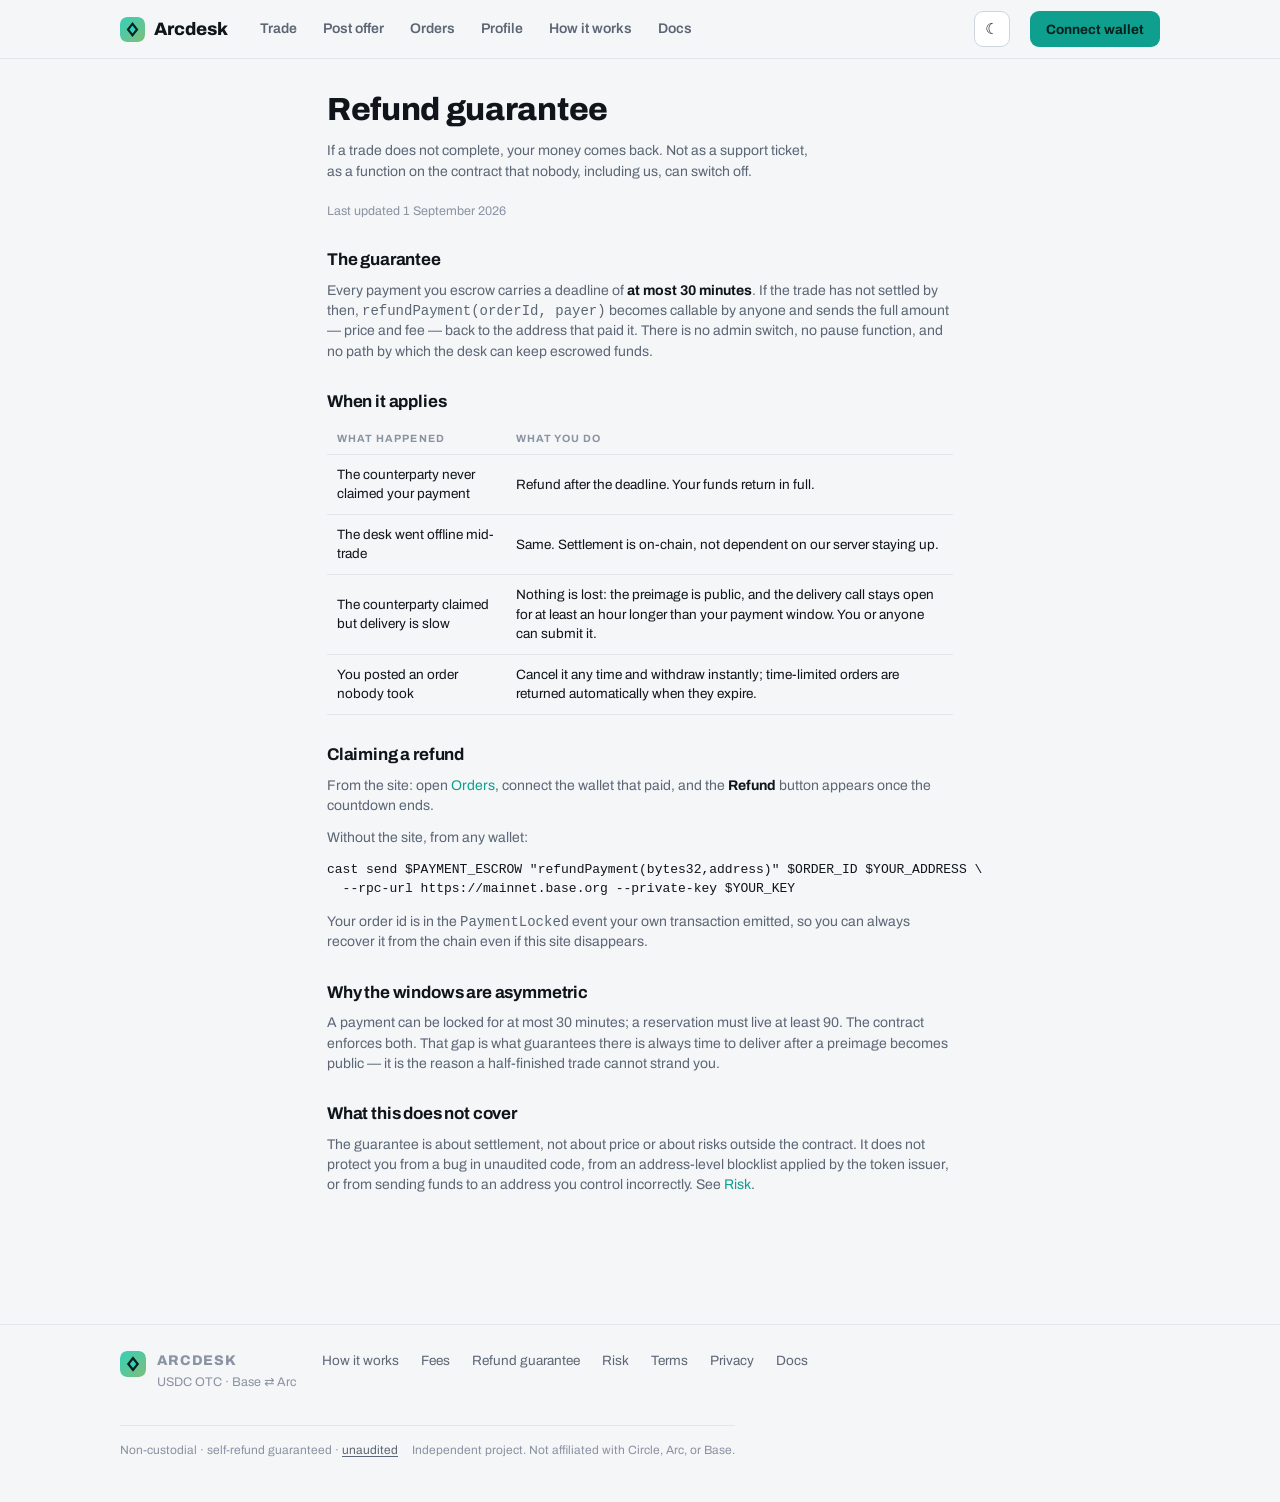
<file: web/refunds.html>
<!DOCTYPE html>
<html lang="en">
<head>
<meta charset="utf-8">
<meta name="viewport" content="width=device-width, initial-scale=1">
<title>Refund guarantee · Arcdesk</title>
<meta name="description" content="If a trade does not settle, the refund is a permissionless contract call that nobody can switch off.">
<link rel="canonical" href="https://arcdesk.exchange/refunds.html">
<meta property="og:type" content="website">
<meta property="og:site_name" content="Arcdesk">
<meta property="og:title" content="Arcdesk refund guarantee">
<meta property="og:description" content="If a trade does not settle, the refund is a permissionless contract call that nobody can switch off.">
<meta property="og:url" content="https://arcdesk.exchange/refunds.html">
<meta property="og:image" content="https://arcdesk.exchange/og.png">
<meta property="og:image:width" content="1200">
<meta property="og:image:height" content="630">
<meta property="og:image:alt" content="Arcdesk order book: asks and bids for USDC between Base and Arc">
<meta name="twitter:card" content="summary_large_image">
<meta name="twitter:title" content="Arcdesk refund guarantee">
<meta name="twitter:description" content="If a trade does not settle, the refund is a permissionless contract call that nobody can switch off.">
<meta name="twitter:image" content="https://arcdesk.exchange/og.png">
<meta name="theme-color" content="#0d1117">
<link rel="icon" type="image/svg+xml" href="favicon.svg">
<link rel="preconnect" href="https://fonts.googleapis.com">
<link rel="preconnect" href="https://fonts.gstatic.com" crossorigin>
<link rel="stylesheet" href="https://fonts.googleapis.com/css2?family=Archivo:wght@500;600;700;800&family=IBM+Plex+Mono:wght@400;500;600&display=swap">
<link rel="stylesheet" href="style.css">
</head>
<body>
<header><div class="wrap bar">
  <a class="brand" href="index.html"><svg class="spark" viewBox="0 0 64 64" aria-hidden="true"><defs><linearGradient id="am" x1="0" y1="0" x2="1" y2="1"><stop offset="0" stop-color="#35d0ba"/><stop offset="1" stop-color="#7fbe7a"/></linearGradient></defs><rect width="64" height="64" rx="16" fill="url(#am)"/><path d="M32 13 L47 32 L32 51 L17 32 Z" fill="#05201d"/><path d="M32 22 L40 32 L32 42 L24 32 Z" fill="#35d0ba"/></svg> Arcdesk</a>
  <nav class="menu">
    <a href="index.html" data-page="trade">Trade</a>
    <a href="post.html" data-page="post">Post offer</a>
    <a href="orders.html" data-page="orders">Orders</a>
    <a href="profile.html" data-page="profile">Profile</a>
    <a href="how.html" data-page="how">How it works</a>
    <a href="docs.html" data-page="docs">Docs</a>
  </nav>
  <div class="grow"></div>
  <button class="themebtn" id="themebtn" aria-label="Toggle theme">☾</button>
  <button class="connect" id="connect">Connect wallet</button>
</div></header>
<main><div class="wrap prose">

<div class="pagehead"><h1>Refund guarantee</h1>
<p>If a trade does not complete, your money comes back. Not as a support ticket, as a function on
the contract that nobody, including us, can switch off.</p></div>
<p class="updated">Last updated 1 September 2026</p>

<h2>The guarantee</h2>
<p>Every payment you escrow carries a deadline of <strong>at most 30 minutes</strong>. If the trade
has not settled by then, <code>refundPayment(orderId, payer)</code> becomes callable by anyone and
sends the full amount — price and fee — back to the address that paid it. There is no admin switch,
no pause function, and no path by which the desk can keep escrowed funds.</p>

<h2>When it applies</h2>
<div class="tblwrap"><table class="tbl">
  <tr><th>What happened</th><th>What you do</th></tr>
  <tr><td>The counterparty never claimed your payment</td><td>Refund after the deadline. Your funds return in full.</td></tr>
  <tr><td>The desk went offline mid-trade</td><td>Same. Settlement is on-chain, not dependent on our server staying up.</td></tr>
  <tr><td>The counterparty claimed but delivery is slow</td><td>Nothing is lost: the preimage is public, and the delivery call stays open for at least an hour longer than your payment window. You or anyone can submit it.</td></tr>
  <tr><td>You posted an order nobody took</td><td>Cancel it any time and withdraw instantly; time-limited orders are returned automatically when they expire.</td></tr>
</table></div>

<h2>Claiming a refund</h2>
<p>From the site: open <a href="orders.html">Orders</a>, connect the wallet that paid, and the
<strong>Refund</strong> button appears once the countdown ends.</p>
<p>Without the site, from any wallet:</p>
<pre><code>cast send $PAYMENT_ESCROW "refundPayment(bytes32,address)" $ORDER_ID $YOUR_ADDRESS \
  --rpc-url https://mainnet.base.org --private-key $YOUR_KEY</code></pre>
<p>Your order id is in the <code>PaymentLocked</code> event your own transaction emitted, so you can
always recover it from the chain even if this site disappears.</p>

<h2>Why the windows are asymmetric</h2>
<p>A payment can be locked for at most 30 minutes; a reservation must live at least 90. The contract
enforces both. That gap is what guarantees there is always time to deliver after a preimage becomes
public — it is the reason a half-finished trade cannot strand you.</p>

<h2>What this does not cover</h2>
<p>The guarantee is about settlement, not about price or about risks outside the contract. It does
not protect you from a bug in unaudited code, from an address-level blocklist applied by the token
issuer, or from sending funds to an address you control incorrectly. See <a href="risk.html">Risk</a>.</p>
</div></main>

<script src="app.js"></script>
<script>initNav("refunds");</script>
<footer class="sitefoot"><div class="wrap">
  <div class="inner">
    <div class="brandcol">
      <svg class="spark" viewBox="0 0 64 64" aria-hidden="true"><defs><linearGradient id="am" x1="0" y1="0" x2="1" y2="1"><stop offset="0" stop-color="#35d0ba"/><stop offset="1" stop-color="#7fbe7a"/></linearGradient></defs><rect width="64" height="64" rx="16" fill="url(#am)"/><path d="M32 13 L47 32 L32 51 L17 32 Z" fill="#05201d"/><path d="M32 22 L40 32 L32 42 L24 32 Z" fill="#35d0ba"/></svg>
      <div><div class="bname">Arcdesk</div><div class="btag">USDC OTC &middot; Base &#8644; Arc</div></div>
    </div>
    <nav>
      <a href="how.html">How it works</a>
      <a href="fees.html">Fees</a>
      <a href="refunds.html">Refund guarantee</a>
      <a href="risk.html">Risk</a>
      <a href="terms.html">Terms</a>
      <a href="privacy.html">Privacy</a>
      <a href="docs.html">Docs</a>
    </nav>
  </div>
  <div class="fine">
    <span>Non-custodial &middot; self-refund guaranteed &middot; <a href="risk.html">unaudited</a></span>
    <span>Independent project. Not affiliated with Circle, Arc, or Base.</span>
  </div>
</div></footer>
</body>
</html>
</file>
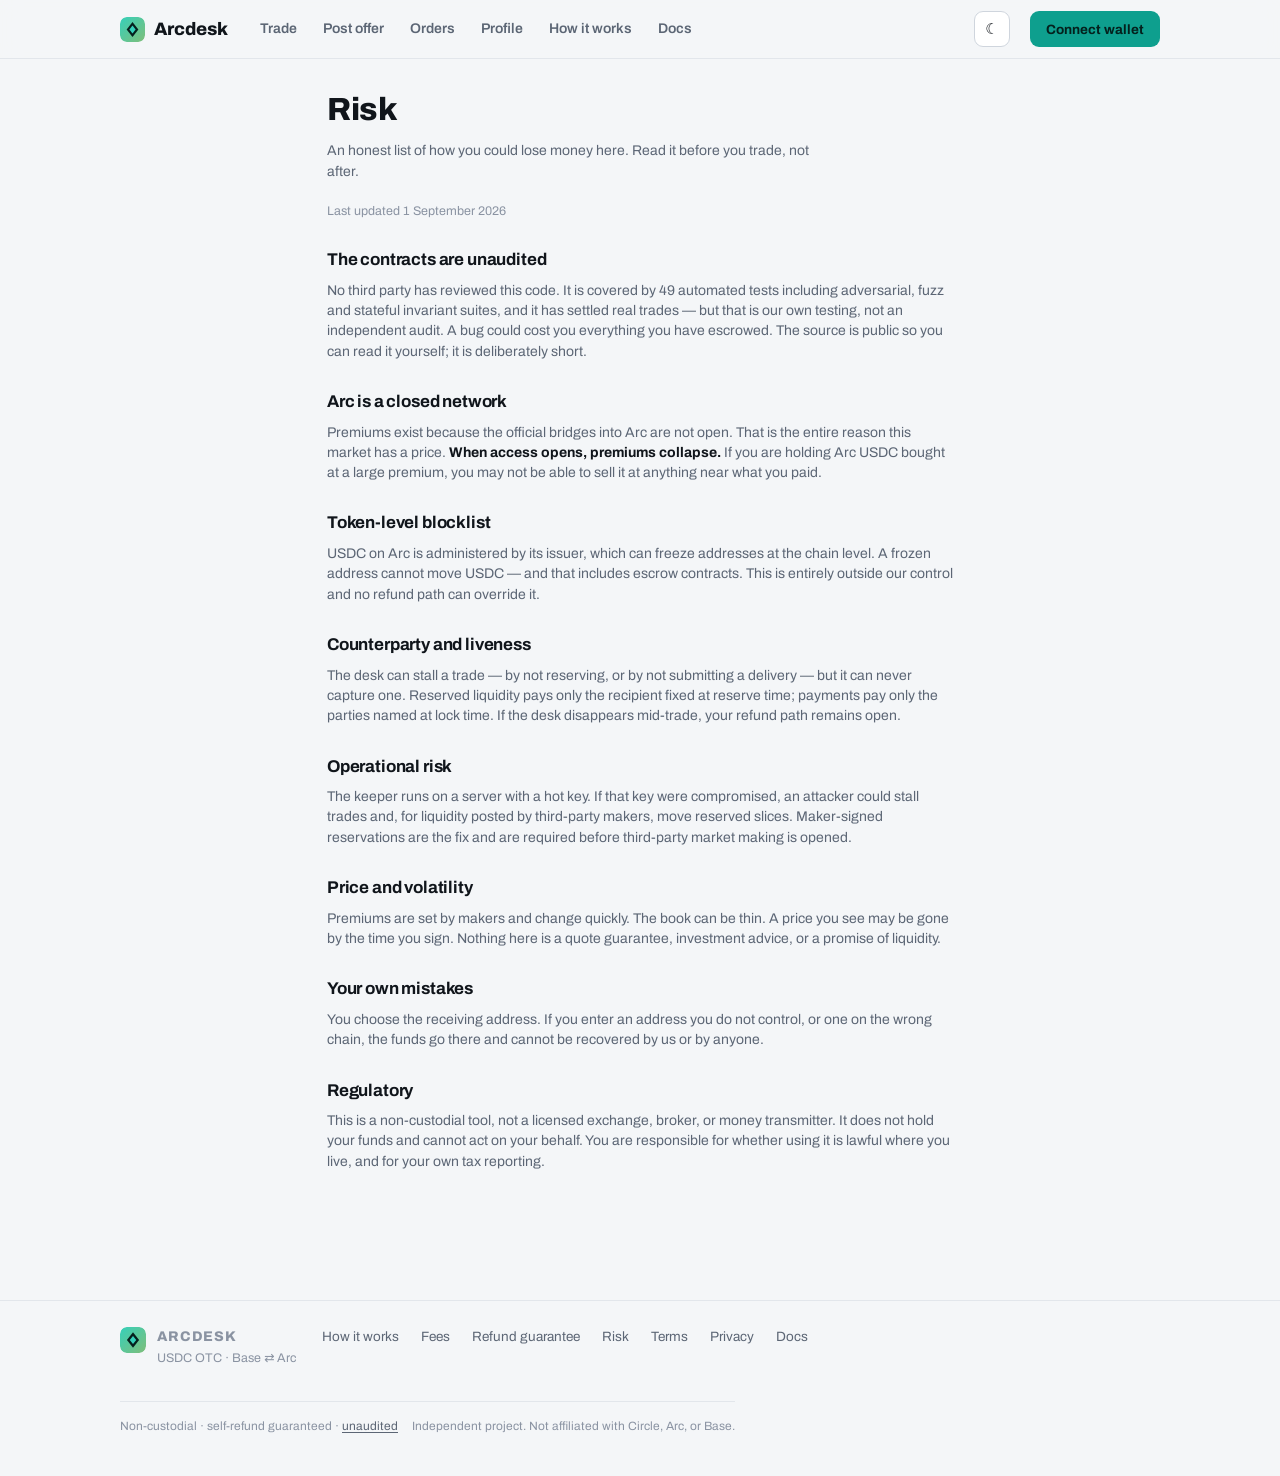
<file: web/risk.html>
<!DOCTYPE html>
<html lang="en">
<head>
<meta charset="utf-8">
<meta name="viewport" content="width=device-width, initial-scale=1">
<title>Risk · Arcdesk</title>
<meta name="description" content="Unaudited contracts, a closed network, issuer blocklists — an honest list of how you could lose money.">
<link rel="canonical" href="https://arcdesk.exchange/risk.html">
<meta property="og:type" content="website">
<meta property="og:site_name" content="Arcdesk">
<meta property="og:title" content="Arcdesk risk disclosure">
<meta property="og:description" content="Unaudited contracts, a closed network, issuer blocklists — an honest list of how you could lose money.">
<meta property="og:url" content="https://arcdesk.exchange/risk.html">
<meta property="og:image" content="https://arcdesk.exchange/og.png">
<meta property="og:image:width" content="1200">
<meta property="og:image:height" content="630">
<meta property="og:image:alt" content="Arcdesk order book: asks and bids for USDC between Base and Arc">
<meta name="twitter:card" content="summary_large_image">
<meta name="twitter:title" content="Arcdesk risk disclosure">
<meta name="twitter:description" content="Unaudited contracts, a closed network, issuer blocklists — an honest list of how you could lose money.">
<meta name="twitter:image" content="https://arcdesk.exchange/og.png">
<meta name="theme-color" content="#0d1117">
<link rel="icon" type="image/svg+xml" href="favicon.svg">
<link rel="preconnect" href="https://fonts.googleapis.com">
<link rel="preconnect" href="https://fonts.gstatic.com" crossorigin>
<link rel="stylesheet" href="https://fonts.googleapis.com/css2?family=Archivo:wght@500;600;700;800&family=IBM+Plex+Mono:wght@400;500;600&display=swap">
<link rel="stylesheet" href="style.css">
</head>
<body>
<header><div class="wrap bar">
  <a class="brand" href="index.html"><svg class="spark" viewBox="0 0 64 64" aria-hidden="true"><defs><linearGradient id="am" x1="0" y1="0" x2="1" y2="1"><stop offset="0" stop-color="#35d0ba"/><stop offset="1" stop-color="#7fbe7a"/></linearGradient></defs><rect width="64" height="64" rx="16" fill="url(#am)"/><path d="M32 13 L47 32 L32 51 L17 32 Z" fill="#05201d"/><path d="M32 22 L40 32 L32 42 L24 32 Z" fill="#35d0ba"/></svg> Arcdesk</a>
  <nav class="menu">
    <a href="index.html" data-page="trade">Trade</a>
    <a href="post.html" data-page="post">Post offer</a>
    <a href="orders.html" data-page="orders">Orders</a>
    <a href="profile.html" data-page="profile">Profile</a>
    <a href="how.html" data-page="how">How it works</a>
    <a href="docs.html" data-page="docs">Docs</a>
  </nav>
  <div class="grow"></div>
  <button class="themebtn" id="themebtn" aria-label="Toggle theme">☾</button>
  <button class="connect" id="connect">Connect wallet</button>
</div></header>
<main><div class="wrap prose">

<div class="pagehead"><h1>Risk</h1>
<p>An honest list of how you could lose money here. Read it before you trade, not after.</p></div>
<p class="updated">Last updated 1 September 2026</p>

<h2>The contracts are unaudited</h2>
<p>No third party has reviewed this code. It is covered by 49 automated tests including adversarial,
fuzz and stateful invariant suites, and it has settled real trades — but that is our own testing, not
an independent audit. A bug could cost you everything you have escrowed. The source is public so you
can read it yourself; it is deliberately short.</p>

<h2>Arc is a closed network</h2>
<p>Premiums exist because the official bridges into Arc are not open. That is the entire reason this
market has a price. <strong>When access opens, premiums collapse.</strong> If you are holding Arc USDC
bought at a large premium, you may not be able to sell it at anything near what you paid.</p>

<h2>Token-level blocklist</h2>
<p>USDC on Arc is administered by its issuer, which can freeze addresses at the chain level. A frozen
address cannot move USDC — and that includes escrow contracts. This is entirely outside our control
and no refund path can override it.</p>

<h2>Counterparty and liveness</h2>
<p>The desk can stall a trade — by not reserving, or by not submitting a delivery — but it can never
capture one. Reserved liquidity pays only the recipient fixed at reserve time; payments pay only the
parties named at lock time. If the desk disappears mid-trade, your refund path remains open.</p>

<h2>Operational risk</h2>
<p>The keeper runs on a server with a hot key. If that key were compromised, an attacker could stall
trades and, for liquidity posted by third-party makers, move reserved slices. Maker-signed
reservations are the fix and are required before third-party market making is opened.</p>

<h2>Price and volatility</h2>
<p>Premiums are set by makers and change quickly. The book can be thin. A price you see may be gone
by the time you sign. Nothing here is a quote guarantee, investment advice, or a promise of liquidity.</p>

<h2>Your own mistakes</h2>
<p>You choose the receiving address. If you enter an address you do not control, or one on the wrong
chain, the funds go there and cannot be recovered by us or by anyone.</p>

<h2>Regulatory</h2>
<p>This is a non-custodial tool, not a licensed exchange, broker, or money transmitter. It does not
hold your funds and cannot act on your behalf. You are responsible for whether using it is lawful
where you live, and for your own tax reporting.</p>
</div></main>

<script src="app.js"></script>
<script>initNav("risk");</script>
<footer class="sitefoot"><div class="wrap">
  <div class="inner">
    <div class="brandcol">
      <svg class="spark" viewBox="0 0 64 64" aria-hidden="true"><defs><linearGradient id="am" x1="0" y1="0" x2="1" y2="1"><stop offset="0" stop-color="#35d0ba"/><stop offset="1" stop-color="#7fbe7a"/></linearGradient></defs><rect width="64" height="64" rx="16" fill="url(#am)"/><path d="M32 13 L47 32 L32 51 L17 32 Z" fill="#05201d"/><path d="M32 22 L40 32 L32 42 L24 32 Z" fill="#35d0ba"/></svg>
      <div><div class="bname">Arcdesk</div><div class="btag">USDC OTC &middot; Base &#8644; Arc</div></div>
    </div>
    <nav>
      <a href="how.html">How it works</a>
      <a href="fees.html">Fees</a>
      <a href="refunds.html">Refund guarantee</a>
      <a href="risk.html">Risk</a>
      <a href="terms.html">Terms</a>
      <a href="privacy.html">Privacy</a>
      <a href="docs.html">Docs</a>
    </nav>
  </div>
  <div class="fine">
    <span>Non-custodial &middot; self-refund guaranteed &middot; <a href="risk.html">unaudited</a></span>
    <span>Independent project. Not affiliated with Circle, Arc, or Base.</span>
  </div>
</div></footer>
</body>
</html>
</file>
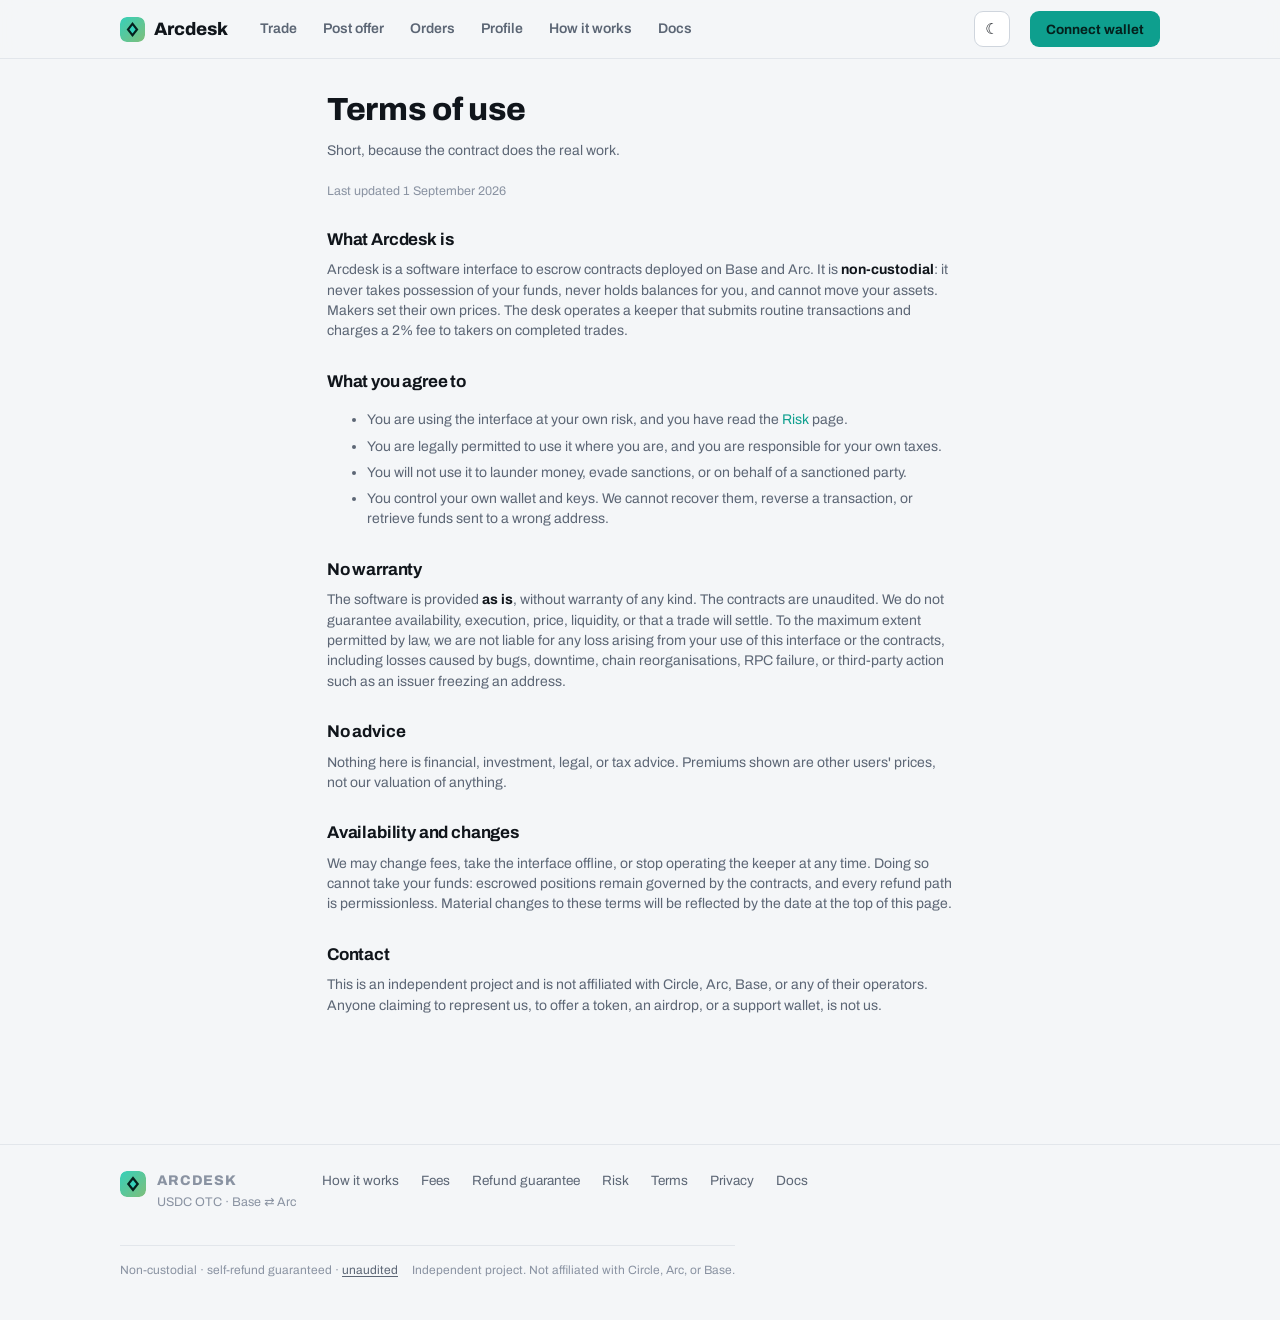
<file: web/terms.html>
<!DOCTYPE html>
<html lang="en">
<head>
<meta charset="utf-8">
<meta name="viewport" content="width=device-width, initial-scale=1">
<title>Terms · Arcdesk</title>
<meta name="description" content="A non-custodial interface to escrow contracts on Base and Arc. No warranty, no advice, no custody.">
<link rel="canonical" href="https://arcdesk.exchange/terms.html">
<meta property="og:type" content="website">
<meta property="og:site_name" content="Arcdesk">
<meta property="og:title" content="Arcdesk terms of use">
<meta property="og:description" content="A non-custodial interface to escrow contracts on Base and Arc. No warranty, no advice, no custody.">
<meta property="og:url" content="https://arcdesk.exchange/terms.html">
<meta property="og:image" content="https://arcdesk.exchange/og.png">
<meta property="og:image:width" content="1200">
<meta property="og:image:height" content="630">
<meta property="og:image:alt" content="Arcdesk order book: asks and bids for USDC between Base and Arc">
<meta name="twitter:card" content="summary_large_image">
<meta name="twitter:title" content="Arcdesk terms of use">
<meta name="twitter:description" content="A non-custodial interface to escrow contracts on Base and Arc. No warranty, no advice, no custody.">
<meta name="twitter:image" content="https://arcdesk.exchange/og.png">
<meta name="theme-color" content="#0d1117">
<link rel="icon" type="image/svg+xml" href="favicon.svg">
<link rel="preconnect" href="https://fonts.googleapis.com">
<link rel="preconnect" href="https://fonts.gstatic.com" crossorigin>
<link rel="stylesheet" href="https://fonts.googleapis.com/css2?family=Archivo:wght@500;600;700;800&family=IBM+Plex+Mono:wght@400;500;600&display=swap">
<link rel="stylesheet" href="style.css">
</head>
<body>
<header><div class="wrap bar">
  <a class="brand" href="index.html"><svg class="spark" viewBox="0 0 64 64" aria-hidden="true"><defs><linearGradient id="am" x1="0" y1="0" x2="1" y2="1"><stop offset="0" stop-color="#35d0ba"/><stop offset="1" stop-color="#7fbe7a"/></linearGradient></defs><rect width="64" height="64" rx="16" fill="url(#am)"/><path d="M32 13 L47 32 L32 51 L17 32 Z" fill="#05201d"/><path d="M32 22 L40 32 L32 42 L24 32 Z" fill="#35d0ba"/></svg> Arcdesk</a>
  <nav class="menu">
    <a href="index.html" data-page="trade">Trade</a>
    <a href="post.html" data-page="post">Post offer</a>
    <a href="orders.html" data-page="orders">Orders</a>
    <a href="profile.html" data-page="profile">Profile</a>
    <a href="how.html" data-page="how">How it works</a>
    <a href="docs.html" data-page="docs">Docs</a>
  </nav>
  <div class="grow"></div>
  <button class="themebtn" id="themebtn" aria-label="Toggle theme">☾</button>
  <button class="connect" id="connect">Connect wallet</button>
</div></header>
<main><div class="wrap prose">

<div class="pagehead"><h1>Terms of use</h1>
<p>Short, because the contract does the real work.</p></div>
<p class="updated">Last updated 1 September 2026</p>

<h2>What Arcdesk is</h2>
<p>Arcdesk is a software interface to escrow contracts deployed on Base and Arc. It is
<strong>non-custodial</strong>: it never takes possession of your funds, never holds balances for you,
and cannot move your assets. Makers set their own prices. The desk operates a keeper that submits
routine transactions and charges a 2% fee to takers on completed trades.</p>

<h2>What you agree to</h2>
<ul>
  <li>You are using the interface at your own risk, and you have read the <a href="risk.html">Risk</a> page.</li>
  <li>You are legally permitted to use it where you are, and you are responsible for your own taxes.</li>
  <li>You will not use it to launder money, evade sanctions, or on behalf of a sanctioned party.</li>
  <li>You control your own wallet and keys. We cannot recover them, reverse a transaction, or retrieve funds sent to a wrong address.</li>
</ul>

<h2>No warranty</h2>
<p>The software is provided <strong>as is</strong>, without warranty of any kind. The contracts are
unaudited. We do not guarantee availability, execution, price, liquidity, or that a trade will settle.
To the maximum extent permitted by law, we are not liable for any loss arising from your use of this
interface or the contracts, including losses caused by bugs, downtime, chain reorganisations, RPC
failure, or third-party action such as an issuer freezing an address.</p>

<h2>No advice</h2>
<p>Nothing here is financial, investment, legal, or tax advice. Premiums shown are other users' prices,
not our valuation of anything.</p>

<h2>Availability and changes</h2>
<p>We may change fees, take the interface offline, or stop operating the keeper at any time. Doing so
cannot take your funds: escrowed positions remain governed by the contracts, and every refund path is
permissionless. Material changes to these terms will be reflected by the date at the top of this page.</p>

<h2>Contact</h2>
<p>This is an independent project and is not affiliated with Circle, Arc, Base, or any of their
operators. Anyone claiming to represent us, to offer a token, an airdrop, or a support wallet, is not us.</p>
</div></main>

<script src="app.js"></script>
<script>initNav("terms");</script>
<footer class="sitefoot"><div class="wrap">
  <div class="inner">
    <div class="brandcol">
      <svg class="spark" viewBox="0 0 64 64" aria-hidden="true"><defs><linearGradient id="am" x1="0" y1="0" x2="1" y2="1"><stop offset="0" stop-color="#35d0ba"/><stop offset="1" stop-color="#7fbe7a"/></linearGradient></defs><rect width="64" height="64" rx="16" fill="url(#am)"/><path d="M32 13 L47 32 L32 51 L17 32 Z" fill="#05201d"/><path d="M32 22 L40 32 L32 42 L24 32 Z" fill="#35d0ba"/></svg>
      <div><div class="bname">Arcdesk</div><div class="btag">USDC OTC &middot; Base &#8644; Arc</div></div>
    </div>
    <nav>
      <a href="how.html">How it works</a>
      <a href="fees.html">Fees</a>
      <a href="refunds.html">Refund guarantee</a>
      <a href="risk.html">Risk</a>
      <a href="terms.html">Terms</a>
      <a href="privacy.html">Privacy</a>
      <a href="docs.html">Docs</a>
    </nav>
  </div>
  <div class="fine">
    <span>Non-custodial &middot; self-refund guaranteed &middot; <a href="risk.html">unaudited</a></span>
    <span>Independent project. Not affiliated with Circle, Arc, or Base.</span>
  </div>
</div></footer>
</body>
</html>
</file>
<file: web/style.css>
/* Arcdesk — shared stylesheet. Dark-first trading desk look: ink ground, mono data,
   teal action + amber urgency. */
:root {
  --ground: #0d1117;
  --surface: #161b22;
  --elevated: #1b222c;
  --line: #262d38;
  --line-strong: #333c49;
  --ink: #e8ecf2;
  --muted: #98a2b3;
  --faint: #6b7482;
  --teal: #35d0ba;
  --teal-soft: #12312e;
  --amber: #f5a524;
  --amber-soft: #35290f;
  --good: #3fb950;
  --crit: #f85149;
  --crit-soft: #3a1a18;
  --shadow: 0 1px 2px rgba(0,0,0,.4), 0 12px 32px rgba(0,0,0,.35);
  color-scheme: dark;
}
/* explicit user choice (theme button) beats the OS setting */
:root[data-theme="light"] {
  --ground: #f4f6f8; --surface: #fff; --elevated: #fff;
  --line: #e2e6eb; --line-strong: #cfd5dd;
  --ink: #10151b; --muted: #5c6675; --faint: #8a93a2;
  --teal: #0e9f8e; --teal-soft: #d7f3ee;
  --amber: #c67c05; --amber-soft: #fbecd2;
  --good: #1a8a45; --crit: #cf3a2f; --crit-soft: #fbe3e0;
  --shadow: 0 1px 2px rgba(16,21,27,.06), 0 8px 24px rgba(16,21,27,.06);
  color-scheme: light;
}
:root[data-theme="dark"] {
  --ground: #0d1117; --surface: #161b22; --elevated: #1b222c;
  --line: #262d38; --line-strong: #333c49;
  --ink: #e8ecf2; --muted: #98a2b3; --faint: #6b7482;
  --teal: #35d0ba; --teal-soft: #12312e;
  --amber: #f5a524; --amber-soft: #35290f;
  --good: #3fb950; --crit: #f85149; --crit-soft: #3a1a18;
  --shadow: 0 1px 2px rgba(0,0,0,.4), 0 12px 32px rgba(0,0,0,.35);
  color-scheme: dark;
}
@media (prefers-color-scheme: light) {
  :root:not([data-theme="dark"]) {
    --ground: #f4f6f8; --surface: #fff; --elevated: #fff;
    --line: #e2e6eb; --line-strong: #cfd5dd;
    --ink: #10151b; --muted: #5c6675; --faint: #8a93a2;
    --teal: #0e9f8e; --teal-soft: #d7f3ee;
    --amber: #c67c05; --amber-soft: #fbecd2;
    --good: #1a8a45; --crit: #cf3a2f; --crit-soft: #fbe3e0;
    --shadow: 0 1px 2px rgba(16,21,27,.06), 0 8px 24px rgba(16,21,27,.06);
    color-scheme: light;
  }
}
* { box-sizing: border-box; }
body {
  margin: 0; background: var(--ground); color: var(--ink);
  font-family: "Archivo", system-ui, sans-serif; line-height: 1.45;
  -webkit-font-smoothing: antialiased;
  /* short pages still push the footer to the bottom instead of leaving it mid-screen */
  min-height: 100vh; display: flex; flex-direction: column;
}
main { flex: 1 0 auto; }
.sitefoot { flex: none; }
.mono { font-family: "IBM Plex Mono", ui-monospace, monospace; font-variant-numeric: tabular-nums; }
h1, h2, h3 { margin: 0 0 8px; text-wrap: balance; letter-spacing: -.01em; }
p { margin: 0 0 12px; }
a { color: var(--teal); text-decoration: none; }
a:hover { text-decoration: underline; }
button { font-family: inherit; cursor: pointer; }
.wrap { max-width: 1080px; margin: 0 auto; padding: 0 20px; }

/* nav */
header {
  position: sticky; top: 0; z-index: 20; border-bottom: 1px solid var(--line);
  background: color-mix(in srgb, var(--ground) 88%, transparent); backdrop-filter: blur(10px);
}
.bar { display: flex; align-items: center; gap: 20px; height: 58px; }
.brand { display: flex; align-items: center; gap: 9px; font-weight: 800; font-size: 18px; color: var(--ink); }
.brand:hover { text-decoration: none; }
/* one mark everywhere: the header, the footer and favicon.svg draw the same paths */
.spark { width: 25px; height: 25px; border-radius: 7px; display: block; flex: none; }
nav.menu { display: flex; gap: 2px; }
nav.menu a {
  padding: 7px 12px; border-radius: 8px; color: var(--muted); font-weight: 600; font-size: 14px;
}
nav.menu a:hover { color: var(--ink); text-decoration: none; }
nav.menu a.here { color: var(--teal); background: var(--teal-soft); }
.grow { flex: 1; }
.connect {
  height: 36px; padding: 0 15px; border-radius: 9px; border: 1px solid transparent;
  background: var(--teal); color: #04211d; font-weight: 700; font-size: 13.5px;
  display: inline-flex; align-items: center; gap: 7px;
}
.connect.on { background: var(--surface); color: var(--ink); border-color: var(--line-strong); }
.dot { width: 7px; height: 7px; border-radius: 50%; background: var(--good); }

main { padding: 28px 0 70px; }
.pagehead { margin-bottom: 20px; }
.pagehead h1 { font-size: clamp(22px, 3.4vw, 32px); font-weight: 800; }
.pagehead p { color: var(--muted); max-width: 62ch; }

/* cards / panels */
.card {
  background: var(--surface); border: 1px solid var(--line); border-radius: 14px;
  padding: 18px; box-shadow: var(--shadow);
}
.grid2 { display: grid; grid-template-columns: 1fr 1fr; gap: 14px; }
@media (max-width: 760px) { .grid2 { grid-template-columns: 1fr; } }

/* offer rows */
.offer {
  position: relative; overflow: hidden; background: var(--surface);
  border: 1px solid var(--line); border-radius: 13px; padding: 14px 16px; margin-bottom: 10px;
  display: grid; grid-template-columns: 1.2fr .8fr 1fr auto; gap: 12px 18px; align-items: center;
  box-shadow: var(--shadow);
}
.offer.open { border-left: 3px solid color-mix(in srgb, var(--teal) 55%, var(--line)); }
@media (max-width: 700px) { .offer { grid-template-columns: 1fr 1fr; } .offer .buycell { grid-column: 1/-1; } }
.cell label { display: block; font-size: 10px; text-transform: uppercase; letter-spacing: .11em; color: var(--faint); margin-bottom: 3px; }
.amt { font-size: 19px; font-weight: 600; }
.amt small { font-size: 12px; color: var(--muted); font-weight: 500; }
.maker { color: var(--faint); font-size: 12px; }
.prem { font-size: 16px; font-weight: 600; }
.prem.low { color: var(--good); } .prem.mid { color: var(--amber); } .prem.high { color: var(--crit); }
.openflag { color: var(--teal); font-weight: 600; font-size: 12.5px; }
.buy {
  height: 38px; padding: 0 18px; border-radius: 10px; border: 0;
  background: var(--teal); color: #04211d; font-weight: 700; font-size: 14px; white-space: nowrap;
}
.buycell { display: flex; justify-content: flex-end; }

/* forms */
.field { margin-bottom: 14px; }
.field label { display: block; font-size: 12px; font-weight: 600; color: var(--muted); margin-bottom: 6px; }
.input {
  width: 100%; height: 44px; padding: 0 12px; border-radius: 10px;
  border: 1px solid var(--line-strong); background: var(--ground); color: var(--ink);
  font-family: "IBM Plex Mono", monospace; font-size: 14px;
}
.input:focus { outline: none; border-color: var(--teal); box-shadow: 0 0 0 3px color-mix(in srgb, var(--teal) 28%, transparent); }
.cta {
  width: 100%; height: 46px; border-radius: 11px; border: 0;
  background: var(--teal); color: #04211d; font-weight: 700; font-size: 15px;
}
.cta:disabled { opacity: .5; cursor: default; }
.ghost {
  height: 36px; padding: 0 14px; border-radius: 9px; border: 1px solid var(--line-strong);
  background: none; color: var(--muted); font-weight: 600; font-size: 13px;
}

/* badges + status */
.badge { font-size: 11px; font-weight: 700; padding: 3px 9px; border-radius: 999px; }
.badge.done { background: color-mix(in srgb, var(--good) 16%, transparent); color: var(--good); }
.badge.pending { background: var(--amber-soft); color: var(--amber); }
.badge.refund { background: var(--crit-soft); color: var(--crit); }
.badge.neutral { background: var(--line); color: var(--muted); }

/* steps */
.steps { list-style: none; margin: 0; padding: 0; }
.steps li { display: flex; gap: 12px; padding: 8px 0; align-items: flex-start; }
.steps .k {
  width: 24px; height: 24px; border-radius: 50%; border: 2px solid var(--line-strong); flex: none;
  display: grid; place-items: center; font-size: 12px; color: var(--faint); background: var(--surface);
}
.steps li.active .k { border-color: var(--teal); color: var(--teal); }
.steps li.done .k { border-color: var(--good); background: var(--good); color: #04211d; }
.steps .tx b { display: block; font-weight: 600; }
.steps .tx span { color: var(--muted); font-size: 12px; }

.note { font-size: 13px; color: var(--muted); background: var(--ground); border-radius: 10px; padding: 11px 13px; }
.note.warn { background: var(--amber-soft); color: var(--amber); }
.note.err { background: var(--crit-soft); color: var(--crit); }
.statrow { display: flex; gap: 26px; flex-wrap: wrap; margin: 6px 0 18px; }
.statrow .s b { display: block; font-size: 20px; }
.statrow .s span { font-size: 11px; text-transform: uppercase; letter-spacing: .1em; color: var(--faint); }
table.tbl { width: 100%; border-collapse: collapse; font-size: 13.5px; }
table.tbl th { text-align: left; font-size: 10.5px; text-transform: uppercase; letter-spacing: .1em; color: var(--faint); padding: 8px 10px; border-bottom: 1px solid var(--line); }
table.tbl td { padding: 10px; border-bottom: 1px solid var(--line); }
.tblwrap { overflow-x: auto; }

footer { border-top: 1px solid var(--line); color: var(--faint); font-size: 12px; padding: 18px 0 40px; }
footer .wrap { display: flex; gap: 14px; flex-wrap: wrap; }
.flag { background: var(--amber-soft); color: var(--amber); font-weight: 700; padding: 2px 8px; border-radius: 6px; font-size: 11px; }

.themebtn {
  width: 36px; height: 36px; border-radius: 9px; border: 1px solid var(--line-strong);
  background: var(--surface); color: var(--ink); display: grid; place-items: center; font-size: 15px;
}
.themebtn:hover { border-color: var(--teal); }

/* docs page */
.doc h2 { font-size: 17px; margin-top: 26px; }
.doc pre {
  background: var(--surface); border: 1px solid var(--line); border-radius: 10px;
  padding: 13px 15px; overflow-x: auto; font-size: 13px; line-height: 1.55;
  font-family: "IBM Plex Mono", monospace;
}
.doc code { font-family: "IBM Plex Mono", monospace; font-size: .92em; background: var(--surface); border: 1px solid var(--line); border-radius: 5px; padding: 1px 5px; }
.doc pre code { border: 0; padding: 0; background: none; }


/* ---- exchange layout ---- */
.strip{
  display:flex;gap:0;flex-wrap:wrap;align-items:stretch;
  background:var(--surface);border:1px solid var(--line);border-radius:13px;
  overflow:hidden;margin-bottom:16px;box-shadow:var(--shadow)
}
.strip .cell{padding:11px 18px;border-right:1px solid var(--line);min-width:132px}
.strip .cell:last-child{border-right:0}
.strip .cell span{display:block;font-size:10px;text-transform:uppercase;letter-spacing:.11em;color:var(--faint);margin-bottom:3px}
.strip .cell b{font-size:16px;font-weight:600}
.strip .pair{background:var(--ground);display:flex;align-items:center;gap:9px;font-weight:700;font-size:15px}
.strip .pair .dot{width:7px;height:7px;border-radius:50%;background:var(--good)}
.strip .ask b{color:var(--crit)} .strip .bid b{color:var(--good)}

.exchange{display:grid;grid-template-columns:minmax(0,1.55fr) minmax(300px,1fr);gap:16px;align-items:start}
@media(max-width:900px){.exchange{grid-template-columns:1fr}}

.panel{background:var(--surface);border:1px solid var(--line);border-radius:14px;overflow:hidden;box-shadow:var(--shadow)}
.panel > .ph{display:flex;align-items:center;justify-content:space-between;gap:10px;
  padding:12px 16px;border-bottom:1px solid var(--line)}
.panel > .ph b{font-size:14px}
.panel > .ph span{font-size:11.5px;color:var(--faint)}

.bookcols{display:grid;grid-template-columns:1fr 1fr}
@media(max-width:560px){.bookcols{grid-template-columns:1fr}}
.bookcol{min-width:0}
.bookcol + .bookcol{border-left:1px solid var(--line)}
@media(max-width:560px){.bookcol + .bookcol{border-left:0;border-top:1px solid var(--line)}}
.colhead{display:grid;grid-template-columns:1fr 1fr;gap:8px;padding:9px 14px;
  font-size:10px;text-transform:uppercase;letter-spacing:.1em;color:var(--faint);
  border-bottom:1px solid var(--line)}
.colhead .r{text-align:right}
.lvl{display:grid;grid-template-columns:1fr 1fr;gap:8px;align-items:center;position:relative;
  padding:8px 14px;font-size:13.5px;cursor:pointer;border-bottom:1px solid var(--line)}
.lvl:last-child{border-bottom:0}
.lvl:hover{background:var(--ground)}
.lvl .depth{position:absolute;top:0;bottom:0;right:0;opacity:.13;pointer-events:none}
.asks .lvl .depth{background:var(--crit)} .bids .lvl .depth{background:var(--good)}
.lvl .p{position:relative;font-weight:600;font-variant-numeric:tabular-nums}
.asks .lvl .p{color:var(--crit)} .bids .lvl .p{color:var(--good)}
.lvl .s{position:relative;text-align:right;color:var(--muted);font-variant-numeric:tabular-nums}
.lvl.sel{background:var(--teal-soft)}
.emptybook{padding:26px 16px;text-align:center;color:var(--faint);font-size:13px}
.emptybook b{display:block;color:var(--muted);margin-bottom:4px;font-size:13.5px}

.ticket{padding:16px}
.tside{display:grid;grid-template-columns:1fr 1fr;gap:6px;margin-bottom:14px}
.tside button{height:38px;border-radius:9px;border:1px solid var(--line-strong);background:none;
  color:var(--muted);font-weight:700;font-size:13.5px}
.tside button[aria-pressed="true"][data-side="ask"]{background:color-mix(in srgb,var(--good) 16%,transparent);
  border-color:var(--good);color:var(--good)}
.tside button[aria-pressed="true"][data-side="bid"]{background:var(--crit-soft);border-color:var(--crit);color:var(--crit)}
.tline{display:flex;justify-content:space-between;font-size:13px;padding:5px 0;color:var(--muted)}
.tline b{color:var(--ink);font-weight:600;font-variant-numeric:tabular-nums}
.tline.big b{font-size:16px}
.tsep{height:1px;background:var(--line);margin:10px 0}
.trust2{display:flex;gap:20px;flex-wrap:wrap;margin-top:18px;padding:14px 16px;
  border:1px dashed var(--line-strong);border-radius:12px}
.trust2 div{display:flex;gap:8px;font-size:12.5px;color:var(--muted);align-items:flex-start;flex:1;min-width:210px}
.trust2 b{color:var(--ink);font-weight:600}
.trust2 .ic{color:var(--teal);font-weight:700}

/* ---- site footer ---- */
.sitefoot{border-top:1px solid var(--line);margin-top:46px;padding:26px 0 40px}
.sitefoot .inner{display:flex;gap:26px;align-items:flex-start;justify-content:space-between;flex-wrap:wrap}
.sitefoot .brandcol{display:flex;gap:11px;align-items:flex-start}
.sitefoot .spark{width:26px;height:26px;border-radius:7px;flex:none}
.sitefoot .bname{font-weight:800;font-size:14px;letter-spacing:.06em;text-transform:uppercase}
.sitefoot .btag{font-size:12.5px;color:var(--faint);margin-top:2px}
.sitefoot nav{display:flex;gap:22px;flex-wrap:wrap}
.sitefoot nav a{color:var(--muted);font-size:13.5px}
.sitefoot nav a:hover{color:var(--ink);text-decoration:none}
.sitefoot .fine{margin-top:20px;padding-top:16px;border-top:1px solid var(--line);
  display:flex;gap:14px;justify-content:space-between;flex-wrap:wrap;font-size:12px;color:var(--faint)}
.sitefoot .fine a{color:var(--muted);text-decoration:underline;text-underline-offset:2px}
.sitefoot .fine a:hover{color:var(--ink)}

/* ---- long-form policy pages ---- */
.prose{max-width:74ch}
.prose h2{font-size:17px;margin-top:28px}
.prose h3{font-size:14.5px;margin-top:20px}
.prose p,.prose li{color:var(--muted);font-size:14px}
.prose li{margin-bottom:6px}
.prose strong{color:var(--ink)}
.prose .updated{font-size:12.5px;color:var(--faint);margin-bottom:22px}

/* ---- empty states ---- */
.emptystate{background:var(--surface);border:1px solid var(--line);border-radius:14px;
  padding:34px 22px;text-align:center;box-shadow:var(--shadow)}
.emptystate .mark{width:44px;height:44px;border-radius:12px;background:var(--ground);
  border:1px solid var(--line-strong);display:grid;place-items:center;margin:0 auto 12px;
  font-size:19px;color:var(--faint)}
.emptystate b{display:block;font-size:15px;margin-bottom:5px}
.emptystate p{color:var(--muted);font-size:13.5px;max-width:46ch;margin:0 auto 14px}
.emptystate .cta2{display:inline-flex;height:40px;align-items:center;padding:0 18px;border-radius:10px;
  background:var(--teal);color:#04211d;font-weight:700;font-size:14px}
.emptystate .cta2:hover{text-decoration:none;filter:brightness(1.06)}
</file>
